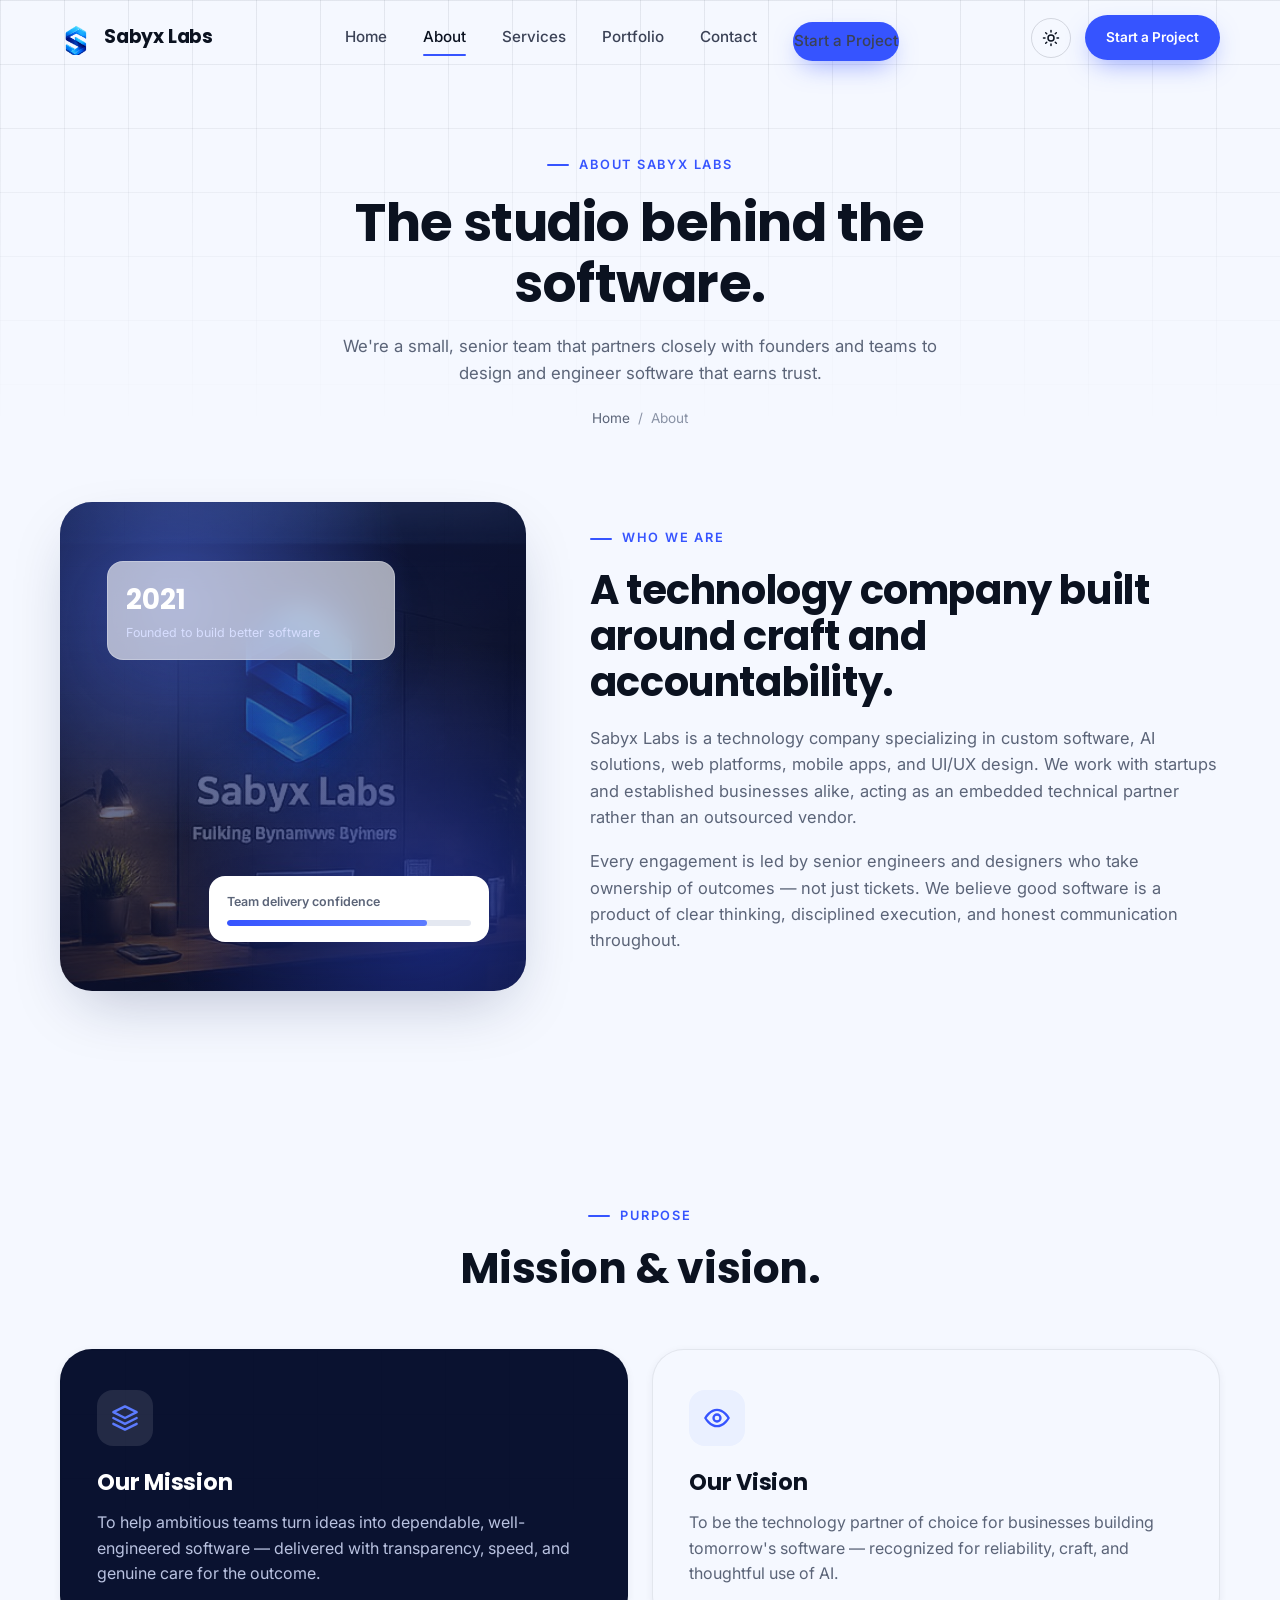
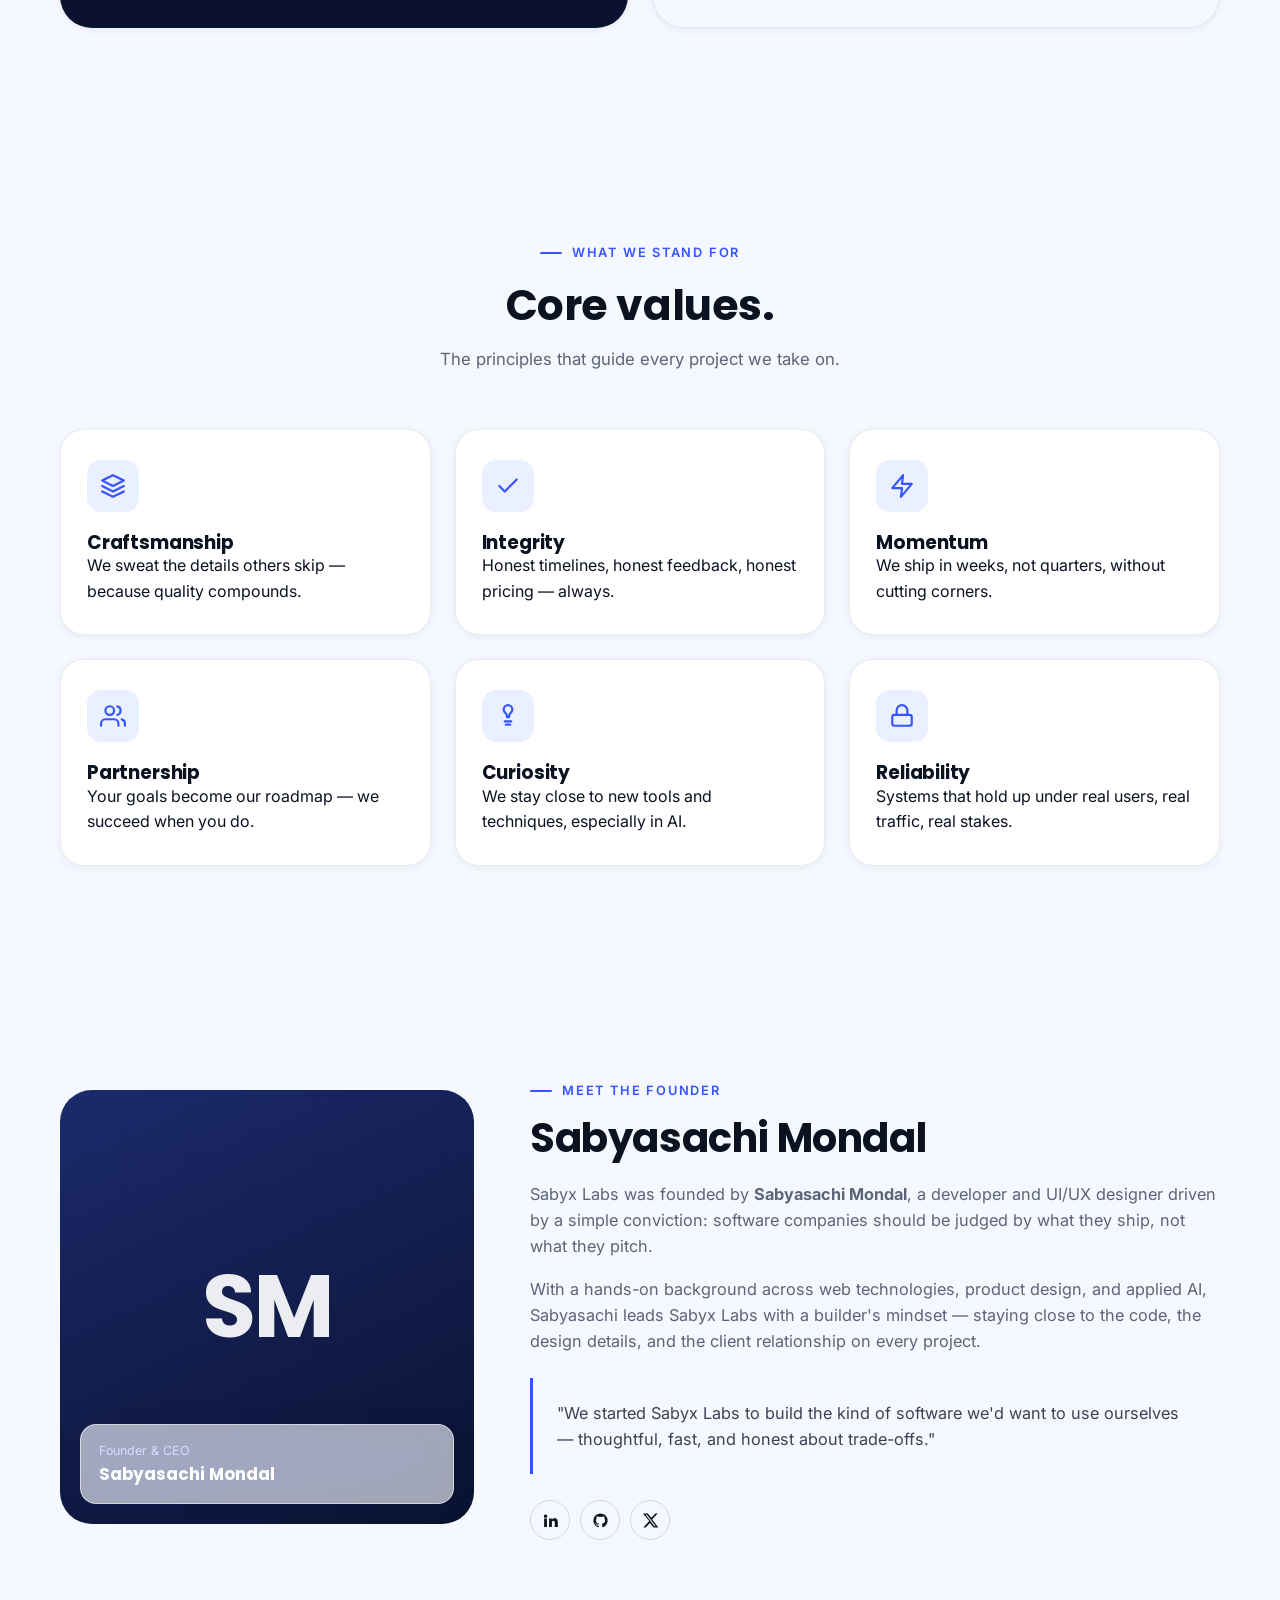
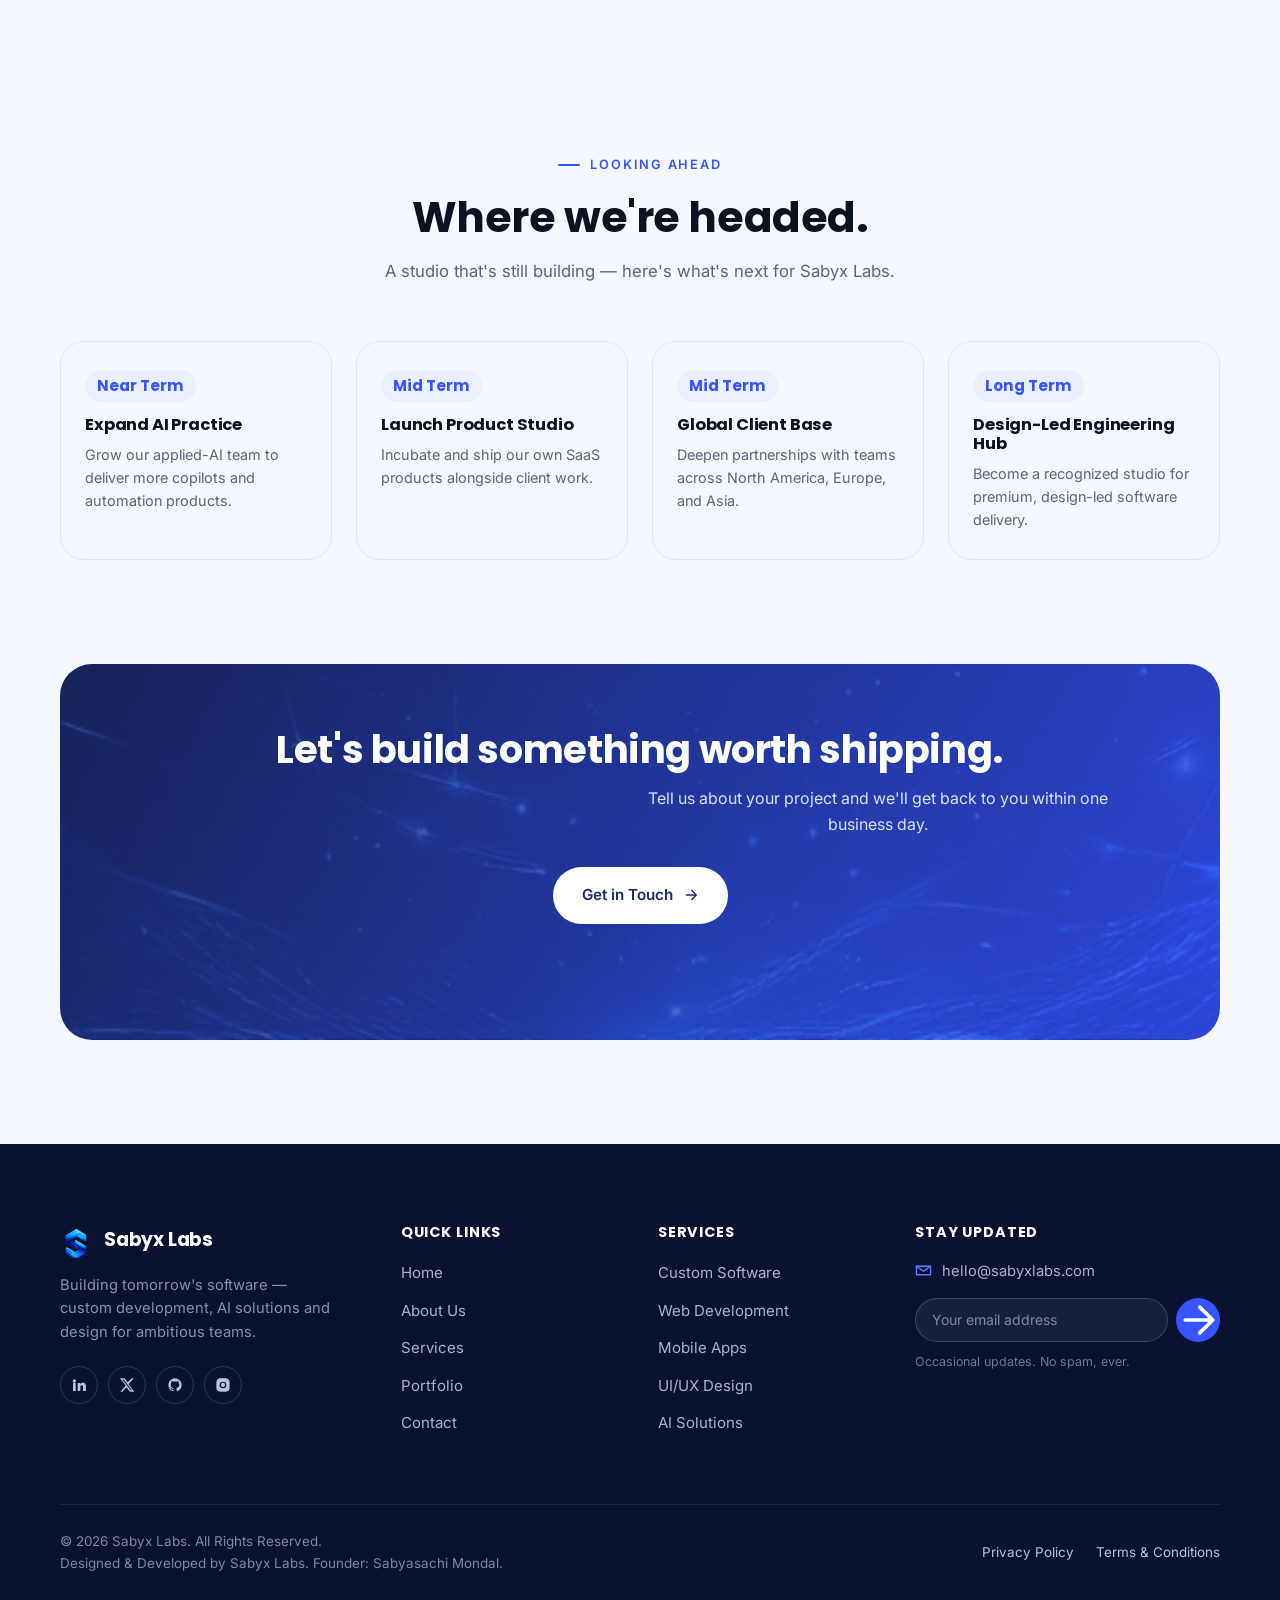
<file: about.html>
<!DOCTYPE html>
<html lang="en">
<head>
<meta charset="UTF-8">
<meta name="viewport" content="width=device-width, initial-scale=1.0">
<title>About Us — Sabyx Labs</title>
<meta name="description" content="Learn about Sabyx Labs — our mission, vision, core values, and founder Sabyasachi Mondal.">
<meta name="theme-color" content="#3654FF">
<link rel="icon" href="data:image/svg+xml,<svg xmlns=%22http://www.w3.org/2000/svg%22 viewBox=%220 0 100 100%22><rect width=%22100%22 height=%22100%22 rx=%2222%22 fill=%22%233654FF%22/><rect x=%2228%22 y=%2232%22 width=%2244%22 height=%228%22 rx=%224%22 fill=%22white%22/><rect x=%2228%22 y=%2258%22 width=%2226%22 height=%228%22 rx=%224%22 fill=%22white%22 opacity=%220.75%22/></svg>">
<link rel="preconnect" href="https://fonts.googleapis.com">
<link rel="stylesheet" href="style.css">
</head>
<body>
<a href="#main" class="skip-link">Skip to content</a>

<header class="nav" id="site-nav">
  <div class="container nav-inner">
    <a href="index.html" class="brand" aria-label="Sabyx Labs home">
      <span class="brand-mark" aria-hidden="true"></span>
      Sabyx Labs
    </a>
    <nav class="nav-links" id="nav-links" aria-label="Primary">
      <a href="index.html">Home</a>
      <a href="about.html">About</a>
      <a href="services.html">Services</a>
      <a href="portfolio.html">Portfolio</a>
      <a href="contact.html">Contact</a>
      <a class="btn btn-primary btn-sm" href="contact.html" style="margin-top:8px;">Start a Project</a>
    </nav>
    <div class="nav-actions">
      <button class="theme-toggle" aria-label="Toggle dark mode">
        <svg class="icon-sun" viewBox="0 0 24 24" fill="none" stroke="currentColor" stroke-width="2" stroke-linecap="round"><circle cx="12" cy="12" r="4"/><path d="M12 2v2M12 20v2M4.9 4.9l1.4 1.4M17.7 17.7l1.4 1.4M2 12h2M20 12h2M4.9 19.1l1.4-1.4M17.7 6.3l1.4-1.4"/></svg>
        <svg class="icon-moon" viewBox="0 0 24 24" fill="none" stroke="currentColor" stroke-width="2" stroke-linecap="round" stroke-linejoin="round"><path d="M21 12.8A9 9 0 1 1 11.2 3 7 7 0 0 0 21 12.8Z"/></svg>
      </button>
      <a href="contact.html" class="btn btn-primary btn-sm desktop-only">Start a Project</a>
      <button class="nav-toggle" id="nav-toggle" aria-label="Toggle menu" aria-expanded="false" aria-controls="nav-links">
        <span></span><span></span><span></span>
      </button>
    </div>
  </div>
</header>

<main id="main">
<!-- ===================== PAGE HEADER ===================== -->
<section class="page-header">
  <div class="blueprint-grid" aria-hidden="true"></div>
  <div class="container">
    <div class="section-head center" data-reveal>
      <div class="eyebrow">About Sabyx Labs</div>
      <h1>The studio behind the software.</h1>
      <p style="margin-inline:auto;">We're a small, senior team that partners closely with founders and teams to design and engineer software that earns trust.</p>
    </div>
    <div class="breadcrumb"><a href="index.html">Home</a> <span>/</span> <span>About</span></div>
  </div>
</section>

<!-- ===================== COMPANY INTRO ===================== -->
<section class="section-pad" style="padding-top:0;">
  <div class="container split">
    <div class="split-visual" data-reveal="scale">
      <div class="blueprint-grid" aria-hidden="true"></div>
      <div class="grain" aria-hidden="true"></div>
      <div class="floating-card fc1 glass">
        <div class="num">2021</div>
        <div class="lbl">Founded to build better software</div>
      </div>
      <div class="floating-card fc2">
        <div class="lbl">Team delivery confidence</div>
        <div class="progress"><span></span></div>
      </div>
    </div>
    <div class="split-copy" data-reveal>
      <div class="eyebrow">Who We Are</div>
      <h2>A technology company built around craft and accountability.</h2>
      <p>Sabyx Labs is a technology company specializing in custom software, AI solutions, web platforms, mobile apps, and UI/UX design. We work with startups and established businesses alike, acting as an embedded technical partner rather than an outsourced vendor.</p>
      <p>Every engagement is led by senior engineers and designers who take ownership of outcomes — not just tickets. We believe good software is a product of clear thinking, disciplined execution, and honest communication throughout.</p>
    </div>
  </div>
</section>

<!-- ===================== MISSION & VISION ===================== -->
<section class="section-pad" style="background:var(--blue-50);">
  <div class="container">
    <div class="section-head center" data-reveal>
      <div class="eyebrow" style="justify-content:center;">Purpose</div>
      <h2>Mission &amp; vision.</h2>
    </div>
    <div class="mv-grid" data-reveal-group>
      <div class="mv-card mission card" data-reveal style="--i:0">
        <div class="blueprint-grid" aria-hidden="true" style="opacity:.15;"></div>
        <div class="mv-icon"><svg viewBox="0 0 24 24" fill="none" stroke="currentColor" stroke-width="2" stroke-linecap="round" stroke-linejoin="round"><path d="M12 2 2 7l10 5 10-5-10-5z"/><path d="M2 17l10 5 10-5M2 12l10 5 10-5"/></svg></div>
        <h3>Our Mission</h3>
        <p>To help ambitious teams turn ideas into dependable, well-engineered software — delivered with transparency, speed, and genuine care for the outcome.</p>
      </div>
      <div class="mv-card vision card" data-reveal style="--i:1">
        <div class="mv-icon"><svg viewBox="0 0 24 24" fill="none" stroke="currentColor" stroke-width="2" stroke-linecap="round" stroke-linejoin="round"><circle cx="12" cy="12" r="3"/><path d="M2 12s4-7 10-7 10 7 10 7-4 7-10 7-10-7-10-7z"/></svg></div>
        <h3>Our Vision</h3>
        <p>To be the technology partner of choice for businesses building tomorrow's software — recognized for reliability, craft, and thoughtful use of AI.</p>
      </div>
    </div>
  </div>
</section>

<!-- ===================== CORE VALUES ===================== -->
<section class="section-pad">
  <div class="container">
    <div class="section-head center" data-reveal>
      <div class="eyebrow" style="justify-content:center;">What We Stand For</div>
      <h2>Core values.</h2>
      <p>The principles that guide every project we take on.</p>
    </div>
    <div class="values-grid" data-reveal-group>
      <div class="card value-card" data-reveal style="--i:0">
        <div class="service-icon"><svg viewBox="0 0 24 24" fill="none" stroke="currentColor" stroke-width="2" stroke-linecap="round" stroke-linejoin="round"><path d="M12 2 2 7l10 5 10-5-10-5z"/><path d="M2 17l10 5 10-5M2 12l10 5 10-5"/></svg></div>
        <h3>Craftsmanship</h3>
        <p>We sweat the details others skip — because quality compounds.</p>
      </div>
      <div class="card value-card" data-reveal style="--i:1">
        <div class="service-icon"><svg viewBox="0 0 24 24" fill="none" stroke="currentColor" stroke-width="2" stroke-linecap="round" stroke-linejoin="round"><path d="M20 6 9 17l-5-5"/></svg></div>
        <h3>Integrity</h3>
        <p>Honest timelines, honest feedback, honest pricing — always.</p>
      </div>
      <div class="card value-card" data-reveal style="--i:2">
        <div class="service-icon"><svg viewBox="0 0 24 24" fill="none" stroke="currentColor" stroke-width="2" stroke-linecap="round" stroke-linejoin="round"><path d="M13 2 3 14h9l-1 8 10-12h-9l1-8z"/></svg></div>
        <h3>Momentum</h3>
        <p>We ship in weeks, not quarters, without cutting corners.</p>
      </div>
      <div class="card value-card" data-reveal style="--i:3">
        <div class="service-icon"><svg viewBox="0 0 24 24" fill="none" stroke="currentColor" stroke-width="2" stroke-linecap="round" stroke-linejoin="round"><path d="M17 21v-2a4 4 0 0 0-4-4H5a4 4 0 0 0-4 4v2"/><circle cx="9" cy="7" r="4"/><path d="M23 21v-2a4 4 0 0 0-3-3.87M16 3.13a4 4 0 0 1 0 7.75"/></svg></div>
        <h3>Partnership</h3>
        <p>Your goals become our roadmap — we succeed when you do.</p>
      </div>
      <div class="card value-card" data-reveal style="--i:4">
        <div class="service-icon"><svg viewBox="0 0 24 24" fill="none" stroke="currentColor" stroke-width="2" stroke-linecap="round" stroke-linejoin="round"><path d="M12 2a4 4 0 0 1 4 4c0 1.5-.8 2.4-1.6 3.2C13.6 10 13 10.8 13 12v1h-2v-1c0-1.2-.6-2-1.4-2.8C8.8 8.4 8 7.5 8 6a4 4 0 0 1 4-4Z"/><path d="M9 17h6M10 20h4"/></svg></div>
        <h3>Curiosity</h3>
        <p>We stay close to new tools and techniques, especially in AI.</p>
      </div>
      <div class="card value-card" data-reveal style="--i:5">
        <div class="service-icon"><svg viewBox="0 0 24 24" fill="none" stroke="currentColor" stroke-width="2" stroke-linecap="round" stroke-linejoin="round"><rect x="3" y="11" width="18" height="10" rx="2"/><path d="M7 11V7a5 5 0 0 1 10 0v4"/></svg></div>
        <h3>Reliability</h3>
        <p>Systems that hold up under real users, real traffic, real stakes.</p>
      </div>
    </div>
  </div>
</section>

<!-- ===================== FOUNDER ===================== -->
<section class="section-pad" style="background:var(--blue-50);">
  <div class="container founder-section">
    <div class="founder-photo" data-reveal="scale">
      <div class="blueprint-grid" aria-hidden="true"></div>
      <div class="initials">SM</div>
      <div class="badge glass">
        <div class="role">Founder &amp; CEO</div>
        <div class="name">Sabyasachi Mondal</div>
      </div>
    </div>
    <div class="founder-copy" data-reveal>
      <div class="eyebrow">Meet the Founder</div>
      <h2>Sabyasachi Mondal</h2>
      <p>Sabyx Labs was founded by <strong>Sabyasachi Mondal</strong>, a developer and UI/UX designer driven by a simple conviction: software companies should be judged by what they ship, not what they pitch.</p>
      <p>With a hands-on background across web technologies, product design, and applied AI, Sabyasachi leads Sabyx Labs with a builder's mindset — staying close to the code, the design details, and the client relationship on every project.</p>
      <blockquote class="founder-quote">"We started Sabyx Labs to build the kind of software we'd want to use ourselves — thoughtful, fast, and honest about trade-offs."</blockquote>
      <div class="founder-social">
        <a href="#" aria-label="LinkedIn"><svg viewBox="0 0 24 24" fill="currentColor"><path d="M4.98 3.5a2.5 2.5 0 1 1 0 5 2.5 2.5 0 0 1 0-5zM3 9h4v12H3V9zm7 0h3.8v1.7h.05c.53-1 1.83-2 3.77-2 4.03 0 4.78 2.65 4.78 6.1V21H18v-5.6c0-1.34-.02-3.07-1.87-3.07-1.87 0-2.16 1.46-2.16 2.97V21H10V9z"/></svg></a>
        <a href="#" aria-label="GitHub"><svg viewBox="0 0 24 24" fill="currentColor"><path d="M12 2a10 10 0 0 0-3.16 19.5c.5.1.68-.22.68-.48v-1.7c-2.78.6-3.37-1.34-3.37-1.34-.46-1.16-1.11-1.47-1.11-1.47-.9-.62.07-.6.07-.6 1 .07 1.53 1.03 1.53 1.03.9 1.52 2.34 1.08 2.91.83.09-.65.35-1.08.63-1.33-2.22-.25-4.56-1.11-4.56-4.93 0-1.09.39-1.98 1.03-2.68-.1-.25-.45-1.27.1-2.65 0 0 .84-.27 2.75 1.02a9.5 9.5 0 0 1 5 0c1.91-1.3 2.75-1.02 2.75-1.02.55 1.38.2 2.4.1 2.65.64.7 1.03 1.59 1.03 2.68 0 3.83-2.34 4.68-4.57 4.92.36.31.68.92.68 1.85v2.74c0 .27.18.58.69.48A10 10 0 0 0 12 2z"/></svg></a>
        <a href="#" aria-label="Twitter / X"><svg viewBox="0 0 24 24" fill="currentColor"><path d="M18.9 2H22l-7.6 8.7L23 22h-6.6l-5.2-6.6L5.2 22H2l8.1-9.3L1.5 2H8.3l4.7 6L18.9 2zM17.6 20h1.8L7 3.9H5.1L17.6 20z"/></svg></a>
      </div>
    </div>
  </div>
</section>

<!-- ===================== FUTURE GOALS ===================== -->
<section class="section-pad">
  <div class="container">
    <div class="section-head center" data-reveal>
      <div class="eyebrow" style="justify-content:center;">Looking Ahead</div>
      <h2>Where we're headed.</h2>
      <p>A studio that's still building — here's what's next for Sabyx Labs.</p>
    </div>
    <div class="goals-track" data-reveal-group>
      <div class="goal-card" data-reveal style="--i:0">
        <span class="goal-year">Near Term</span>
        <h3>Expand AI Practice</h3>
        <p>Grow our applied-AI team to deliver more copilots and automation products.</p>
      </div>
      <div class="goal-card" data-reveal style="--i:1">
        <span class="goal-year">Mid Term</span>
        <h3>Launch Product Studio</h3>
        <p>Incubate and ship our own SaaS products alongside client work.</p>
      </div>
      <div class="goal-card" data-reveal style="--i:2">
        <span class="goal-year">Mid Term</span>
        <h3>Global Client Base</h3>
        <p>Deepen partnerships with teams across North America, Europe, and Asia.</p>
      </div>
      <div class="goal-card" data-reveal style="--i:3">
        <span class="goal-year">Long Term</span>
        <h3>Design-Led Engineering Hub</h3>
        <p>Become a recognized studio for premium, design-led software delivery.</p>
      </div>
    </div>
  </div>
</section>

<!-- ===================== CTA ===================== -->
<section class="section-pad" style="padding-top:0;">
  <div class="container">
    <div class="cta-banner" data-reveal="scale">
      <div class="blueprint-grid" aria-hidden="true"></div>
      <h2>Let's build something worth shipping.</h2>
      <p>Tell us about your project and we'll get back to you within one business day.</p>
      <div class="hero-cta">
        <a href="contact.html" class="btn btn-light">Get in Touch
          <svg class="arrow" viewBox="0 0 24 24" fill="none" stroke="currentColor" stroke-width="2" stroke-linecap="round" stroke-linejoin="round"><path d="M5 12h14M13 5l7 7-7 7"/></svg>
        </a>
      </div>
    </div>
  </div>
</section>
</main>

<footer class="footer" id="site-footer">
  <div class="container">
    <div class="footer-top">
      <div class="footer-brand">
        <a href="index.html" class="brand"><span class="brand-mark" aria-hidden="true"></span>Sabyx Labs</a>
        <p>Building tomorrow's software — custom development, AI solutions and design for ambitious teams.</p>
        <div class="social-row">
          <a href="#" aria-label="LinkedIn"><svg viewBox="0 0 24 24" fill="currentColor"><path d="M4.98 3.5a2.5 2.5 0 1 1 0 5 2.5 2.5 0 0 1 0-5zM3 9h4v12H3V9zm7 0h3.8v1.7h.05c.53-1 1.83-2 3.77-2 4.03 0 4.78 2.65 4.78 6.1V21H18v-5.6c0-1.34-.02-3.07-1.87-3.07-1.87 0-2.16 1.46-2.16 2.97V21H10V9z"/></svg></a>
          <a href="#" aria-label="Twitter / X"><svg viewBox="0 0 24 24" fill="currentColor"><path d="M18.9 2H22l-7.6 8.7L23 22h-6.6l-5.2-6.6L5.2 22H2l8.1-9.3L1.5 2H8.3l4.7 6L18.9 2zM17.6 20h1.8L7 3.9H5.1L17.6 20z"/></svg></a>
          <a href="#" aria-label="GitHub"><svg viewBox="0 0 24 24" fill="currentColor"><path d="M12 2a10 10 0 0 0-3.16 19.5c.5.1.68-.22.68-.48v-1.7c-2.78.6-3.37-1.34-3.37-1.34-.46-1.16-1.11-1.47-1.11-1.47-.9-.62.07-.6.07-.6 1 .07 1.53 1.03 1.53 1.03.9 1.52 2.34 1.08 2.91.83.09-.65.35-1.08.63-1.33-2.22-.25-4.56-1.11-4.56-4.93 0-1.09.39-1.98 1.03-2.68-.1-.25-.45-1.27.1-2.65 0 0 .84-.27 2.75 1.02a9.5 9.5 0 0 1 5 0c1.91-1.3 2.75-1.02 2.75-1.02.55 1.38.2 2.4.1 2.65.64.7 1.03 1.59 1.03 2.68 0 3.83-2.34 4.68-4.57 4.92.36.31.68.92.68 1.85v2.74c0 .27.18.58.69.48A10 10 0 0 0 12 2z"/></svg></a>
          <a href="#" aria-label="Instagram"><svg viewBox="0 0 24 24" fill="currentColor"><path d="M12 2c2.7 0 3.05.01 4.12.06 1.06.05 1.79.22 2.43.47.66.26 1.21.6 1.76 1.15.55.55.9 1.1 1.15 1.76.25.64.42 1.37.47 2.43.05 1.07.06 1.42.06 4.13s-.01 3.06-.06 4.13c-.05 1.06-.22 1.79-.47 2.43a4.9 4.9 0 0 1-1.15 1.76 4.9 4.9 0 0 1-1.76 1.15c-.64.25-1.37.42-2.43.47-1.07.05-1.42.06-4.12.06s-3.06-.01-4.13-.06c-1.06-.05-1.79-.22-2.43-.47a4.9 4.9 0 0 1-1.76-1.15 4.9 4.9 0 0 1-1.15-1.76c-.25-.64-.42-1.37-.47-2.43C2.01 15.06 2 14.7 2 12s.01-3.06.06-4.13c.05-1.06.22-1.79.47-2.43.26-.66.6-1.21 1.15-1.76A4.9 4.9 0 0 1 5.44 2.53c.64-.25 1.37-.42 2.43-.47C8.94 2.01 9.3 2 12 2zm0 5a5 5 0 1 0 0 10 5 5 0 0 0 0-10zm0 8.2a3.2 3.2 0 1 1 0-6.4 3.2 3.2 0 0 1 0 6.4zm5.2-8.4a1.17 1.17 0 1 1 0-2.34 1.17 1.17 0 0 1 0 2.34z"/></svg></a>
        </div>
      </div>
      <div class="footer-col">
        <h4>Quick Links</h4>
        <ul class="footer-links">
          <li><a href="index.html">Home</a></li>
          <li><a href="about.html">About Us</a></li>
          <li><a href="services.html">Services</a></li>
          <li><a href="portfolio.html">Portfolio</a></li>
          <li><a href="contact.html">Contact</a></li>
        </ul>
      </div>
      <div class="footer-col">
        <h4>Services</h4>
        <ul class="footer-links">
          <li><a href="services.html#custom-software">Custom Software</a></li>
          <li><a href="services.html#web-development">Web Development</a></li>
          <li><a href="services.html#mobile-apps">Mobile Apps</a></li>
          <li><a href="services.html#uiux-design">UI/UX Design</a></li>
          <li><a href="services.html#ai-solutions">AI Solutions</a></li>
        </ul>
      </div>
      <div class="footer-col">
        <h4>Stay Updated</h4>
        <ul class="footer-contact">
          <li><svg viewBox="0 0 24 24" fill="none" stroke="currentColor" stroke-width="2" stroke-linecap="round" stroke-linejoin="round"><path d="M22 6 12 13 2 6"/><path d="M2 6h20v12H2z"/></svg> hello@sabyxlabs.com</li>
        </ul>
        <form class="newsletter-form">
          <label class="sr-only" for="newsletter-email2" style="position:absolute;left:-9999px;">Email address</label>
          <input type="email" id="newsletter-email2" placeholder="Your email address" required>
          <button type="submit" aria-label="Subscribe">
            <svg viewBox="0 0 24 24" fill="none" stroke="currentColor" stroke-width="2" stroke-linecap="round" stroke-linejoin="round"><path d="M5 12h14M13 5l7 7-7 7"/></svg>
          </button>
        </form>
        <p class="newsletter-note">Occasional updates. No spam, ever.</p>
      </div>
    </div>
    <div class="footer-bottom">
      <div>
        <div>&copy; 2026 Sabyx Labs. All Rights Reserved.</div>
        <div>Designed &amp; Developed by Sabyx Labs. Founder: Sabyasachi Mondal.</div>
      </div>
      <div class="legal-links">
        <a href="privacy.html">Privacy Policy</a>
        <a href="terms.html">Terms &amp; Conditions</a>
      </div>
    </div>
  </div>
</footer>

<button class="back-to-top" aria-label="Back to top">
  <svg viewBox="0 0 24 24" fill="none" stroke="currentColor" stroke-width="2.5" stroke-linecap="round" stroke-linejoin="round"><path d="M12 19V5M5 12l7-7 7 7"/></svg>
</button>

<script src="script.js"></script>
</body>
</html>
</file>
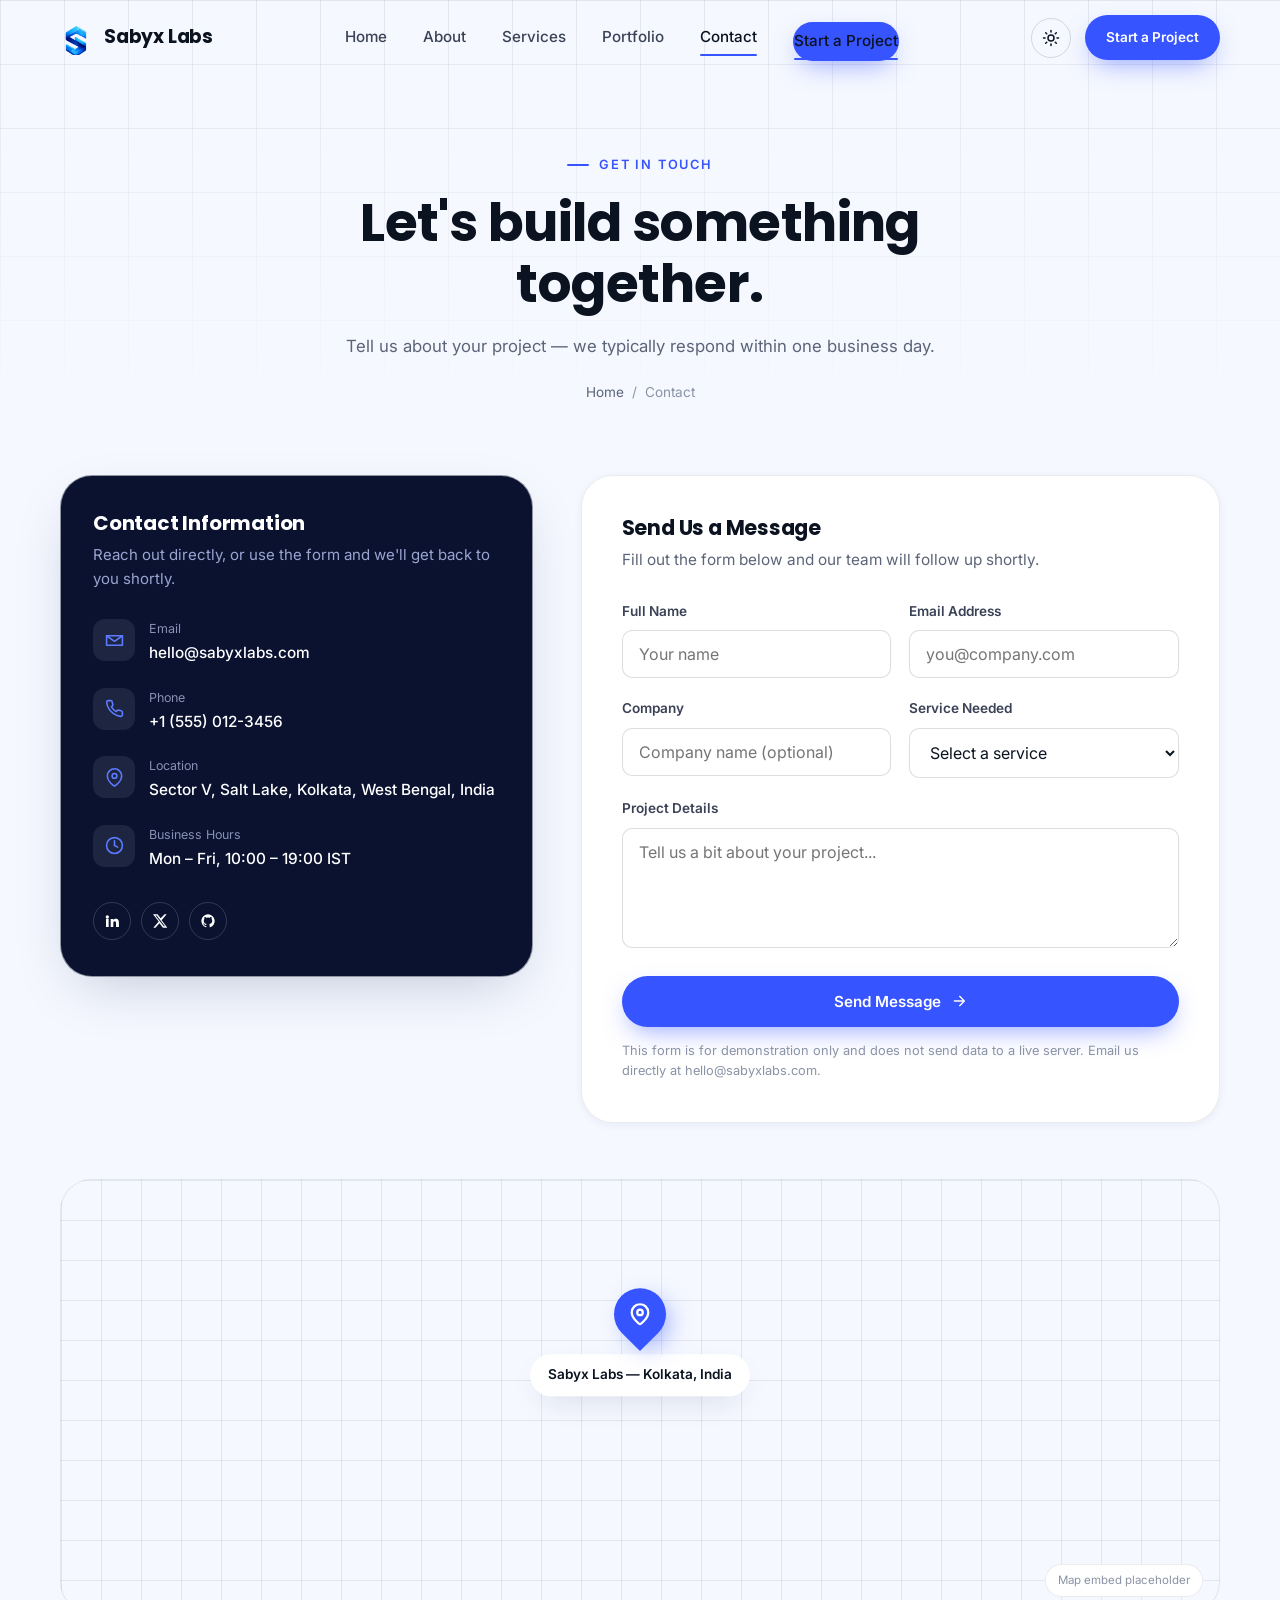
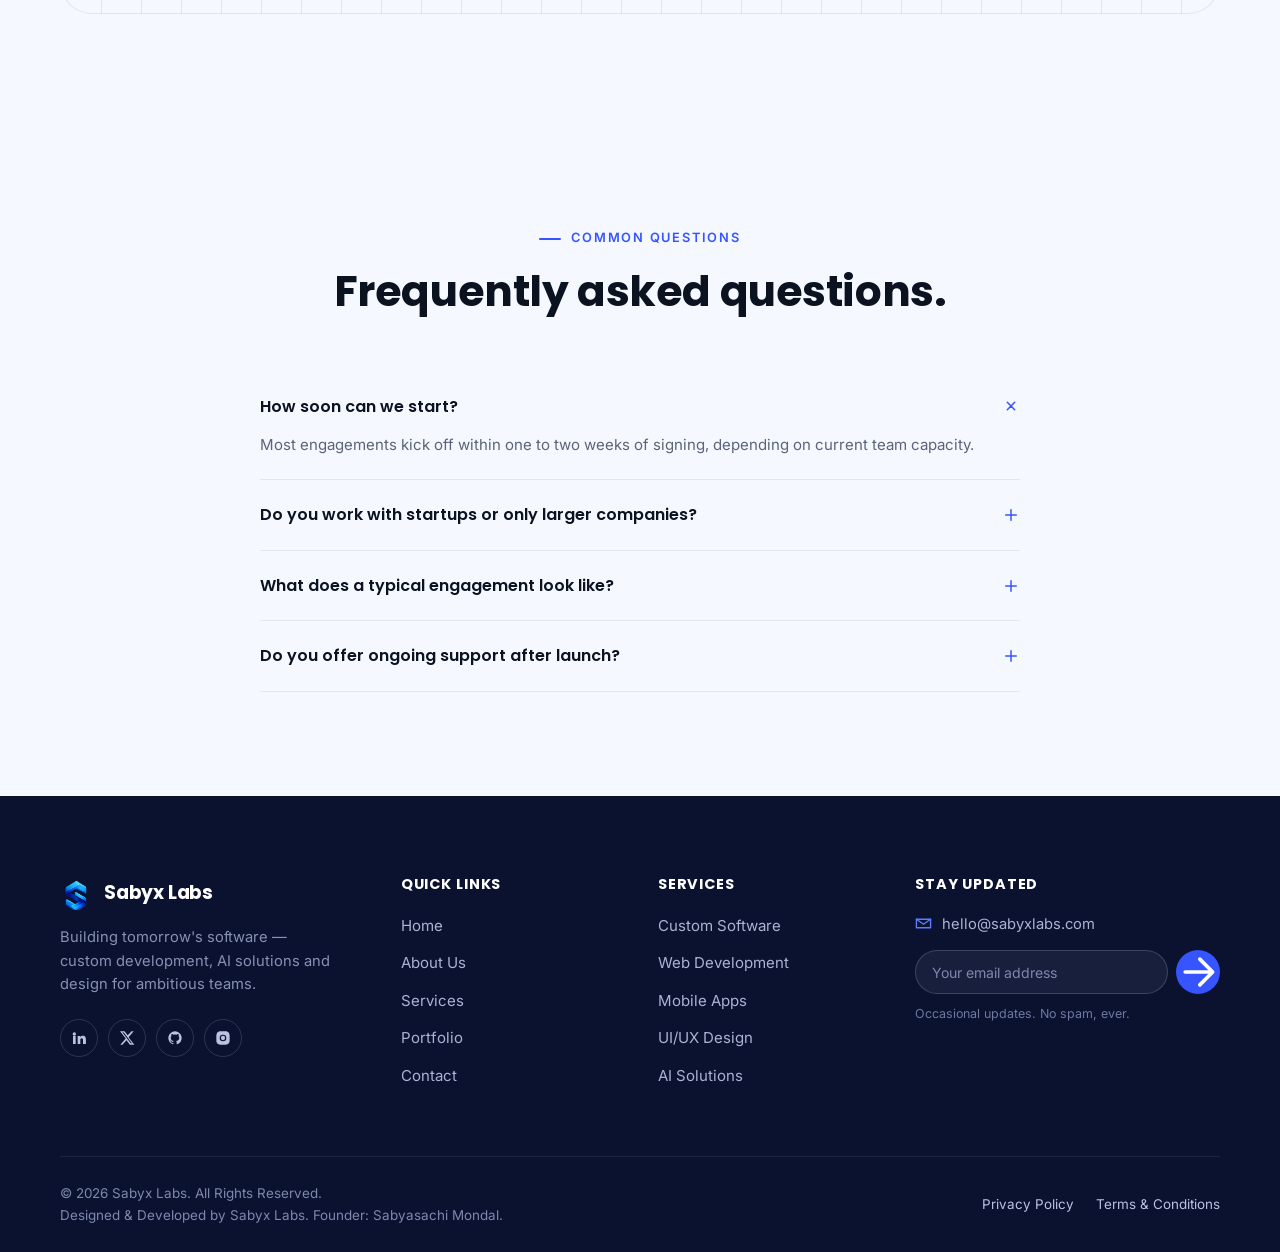
<file: contact.html>
<!DOCTYPE html>
<html lang="en">
<head>
<meta charset="UTF-8">
<meta name="viewport" content="width=device-width, initial-scale=1.0">
<title>Contact — Sabyx Labs</title>
<meta name="description" content="Get in touch with Sabyx Labs to start your next software, web, mobile, or AI project.">
<meta name="theme-color" content="#3654FF">
<link rel="icon" href="data:image/svg+xml,<svg xmlns=%22http://www.w3.org/2000/svg%22 viewBox=%220 0 100 100%22><rect width=%22100%22 height=%22100%22 rx=%2222%22 fill=%22%233654FF%22/><rect x=%2228%22 y=%2232%22 width=%2244%22 height=%228%22 rx=%224%22 fill=%22white%22/><rect x=%2228%22 y=%2258%22 width=%2226%22 height=%228%22 rx=%224%22 fill=%22white%22 opacity=%220.75%22/></svg>">
<link rel="preconnect" href="https://fonts.googleapis.com">
<link rel="stylesheet" href="style.css">
</head>
<body>
<a href="#main" class="skip-link">Skip to content</a>

<header class="nav" id="site-nav">
  <div class="container nav-inner">
    <a href="index.html" class="brand" aria-label="Sabyx Labs home">
      <span class="brand-mark" aria-hidden="true"></span>
      Sabyx Labs
    </a>
    <nav class="nav-links" id="nav-links" aria-label="Primary">
      <a href="index.html">Home</a>
      <a href="about.html">About</a>
      <a href="services.html">Services</a>
      <a href="portfolio.html">Portfolio</a>
      <a href="contact.html">Contact</a>
      <a class="btn btn-primary btn-sm" href="contact.html" style="margin-top:8px;">Start a Project</a>
    </nav>
    <div class="nav-actions">
      <button class="theme-toggle" aria-label="Toggle dark mode">
        <svg class="icon-sun" viewBox="0 0 24 24" fill="none" stroke="currentColor" stroke-width="2" stroke-linecap="round"><circle cx="12" cy="12" r="4"/><path d="M12 2v2M12 20v2M4.9 4.9l1.4 1.4M17.7 17.7l1.4 1.4M2 12h2M20 12h2M4.9 19.1l1.4-1.4M17.7 6.3l1.4-1.4"/></svg>
        <svg class="icon-moon" viewBox="0 0 24 24" fill="none" stroke="currentColor" stroke-width="2" stroke-linecap="round" stroke-linejoin="round"><path d="M21 12.8A9 9 0 1 1 11.2 3 7 7 0 0 0 21 12.8Z"/></svg>
      </button>
      <a href="contact.html" class="btn btn-primary btn-sm desktop-only">Start a Project</a>
      <button class="nav-toggle" id="nav-toggle" aria-label="Toggle menu" aria-expanded="false" aria-controls="nav-links">
        <span></span><span></span><span></span>
      </button>
    </div>
  </div>
</header>

<main id="main">
<section class="page-header">
  <div class="blueprint-grid" aria-hidden="true"></div>
  <div class="container">
    <div class="section-head center" data-reveal>
      <div class="eyebrow">Get In Touch</div>
      <h1>Let's build something together.</h1>
      <p style="margin-inline:auto;">Tell us about your project — we typically respond within one business day.</p>
    </div>
    <div class="breadcrumb"><a href="index.html">Home</a> <span>/</span> <span>Contact</span></div>
  </div>
</section>

<section class="section-pad" style="padding-top:0;">
  <div class="container contact-layout">

    <div class="contact-info-card glass" data-reveal>
      <h3>Contact Information</h3>
      <p>Reach out directly, or use the form and we'll get back to you shortly.</p>
      <ul class="contact-info-list">
        <li>
          <span class="ci-icon"><svg viewBox="0 0 24 24" fill="none" stroke="currentColor" stroke-width="2" stroke-linecap="round" stroke-linejoin="round"><path d="M22 6 12 13 2 6"/><path d="M2 6h20v12H2z"/></svg></span>
          <div><div class="ci-label">Email</div><div class="ci-value">hello@sabyxlabs.com</div></div>
        </li>
        <li>
          <span class="ci-icon"><svg viewBox="0 0 24 24" fill="none" stroke="currentColor" stroke-width="2" stroke-linecap="round" stroke-linejoin="round"><path d="M22 16.92v3a2 2 0 0 1-2.18 2 19.79 19.79 0 0 1-8.63-3.07 19.5 19.5 0 0 1-6-6 19.79 19.79 0 0 1-3.07-8.67A2 2 0 0 1 4.11 2h3a2 2 0 0 1 2 1.72c.13.96.36 1.9.7 2.8a2 2 0 0 1-.45 2.11L8.09 9.91a16 16 0 0 0 6 6l1.27-1.27a2 2 0 0 1 2.11-.45c.9.34 1.84.57 2.8.7A2 2 0 0 1 22 16.92z"/></svg></span>
          <div><div class="ci-label">Phone</div><div class="ci-value">+1 (555) 012-3456</div></div>
        </li>
        <li>
          <span class="ci-icon"><svg viewBox="0 0 24 24" fill="none" stroke="currentColor" stroke-width="2" stroke-linecap="round" stroke-linejoin="round"><path d="M21 10c0 7-9 13-9 13s-9-6-9-13a9 9 0 0 1 18 0z"/><circle cx="12" cy="10" r="3"/></svg></span>
          <div><div class="ci-label">Location</div><div class="ci-value">Sector V, Salt Lake, Kolkata, West Bengal, India</div></div>
        </li>
        <li>
          <span class="ci-icon"><svg viewBox="0 0 24 24" fill="none" stroke="currentColor" stroke-width="2" stroke-linecap="round" stroke-linejoin="round"><circle cx="12" cy="12" r="10"/><path d="M12 6v6l4 2"/></svg></span>
          <div><div class="ci-label">Business Hours</div><div class="ci-value">Mon – Fri, 10:00 – 19:00 IST</div></div>
        </li>
      </ul>
      <div class="social-row">
        <a href="#" aria-label="LinkedIn"><svg viewBox="0 0 24 24" fill="currentColor"><path d="M4.98 3.5a2.5 2.5 0 1 1 0 5 2.5 2.5 0 0 1 0-5zM3 9h4v12H3V9zm7 0h3.8v1.7h.05c.53-1 1.83-2 3.77-2 4.03 0 4.78 2.65 4.78 6.1V21H18v-5.6c0-1.34-.02-3.07-1.87-3.07-1.87 0-2.16 1.46-2.16 2.97V21H10V9z"/></svg></a>
        <a href="#" aria-label="Twitter / X"><svg viewBox="0 0 24 24" fill="currentColor"><path d="M18.9 2H22l-7.6 8.7L23 22h-6.6l-5.2-6.6L5.2 22H2l8.1-9.3L1.5 2H8.3l4.7 6L18.9 2zM17.6 20h1.8L7 3.9H5.1L17.6 20z"/></svg></a>
        <a href="#" aria-label="GitHub"><svg viewBox="0 0 24 24" fill="currentColor"><path d="M12 2a10 10 0 0 0-3.16 19.5c.5.1.68-.22.68-.48v-1.7c-2.78.6-3.37-1.34-3.37-1.34-.46-1.16-1.11-1.47-1.11-1.47-.9-.62.07-.6.07-.6 1 .07 1.53 1.03 1.53 1.03.9 1.52 2.34 1.08 2.91.83.09-.65.35-1.08.63-1.33-2.22-.25-4.56-1.11-4.56-4.93 0-1.09.39-1.98 1.03-2.68-.1-.25-.45-1.27.1-2.65 0 0 .84-.27 2.75 1.02a9.5 9.5 0 0 1 5 0c1.91-1.3 2.75-1.02 2.75-1.02.55 1.38.2 2.4.1 2.65.64.7 1.03 1.59 1.03 2.68 0 3.83-2.34 4.68-4.57 4.92.36.31.68.92.68 1.85v2.74c0 .27.18.58.69.48A10 10 0 0 0 12 2z"/></svg></a>
      </div>
    </div>

    <div class="contact-form-card card" data-reveal style="--i:1">
      <h3>Send Us a Message</h3>
      <p>Fill out the form below and our team will follow up shortly.</p>

      <div class="form-success">
        <svg viewBox="0 0 24 24" fill="none" stroke="currentColor" stroke-width="2" stroke-linecap="round" stroke-linejoin="round"><path d="M22 11.08V12a10 10 0 1 1-5.93-9.14"/><path d="M22 4 12 14.01l-3-3"/></svg>
        Thanks — your message has been sent. We'll be in touch soon.
      </div>

      <form id="contact-form" novalidate>
        <div class="form-row">
          <div class="field">
            <label for="cf-name">Full Name</label>
            <input type="text" id="cf-name" name="name" data-required placeholder="Your name">
            <div class="error-msg">Please enter your name.</div>
          </div>
          <div class="field">
            <label for="cf-email">Email Address</label>
            <input type="email" id="cf-email" name="email" data-required placeholder="you@company.com">
            <div class="error-msg">Please enter a valid email address.</div>
          </div>
        </div>
        <div class="form-row">
          <div class="field">
            <label for="cf-company">Company</label>
            <input type="text" id="cf-company" name="company" placeholder="Company name (optional)">
          </div>
          <div class="field">
            <label for="cf-service">Service Needed</label>
            <select id="cf-service" name="service">
              <option value="">Select a service</option>
              <option>Custom Software Development</option>
              <option>Website Development</option>
              <option>Mobile App Development</option>
              <option>UI/UX Design</option>
              <option>AI Solutions</option>
              <option>Technical Consulting</option>
            </select>
          </div>
        </div>
        <div class="field">
          <label for="cf-message">Project Details</label>
          <textarea id="cf-message" name="message" data-required placeholder="Tell us a bit about your project..."></textarea>
          <div class="error-msg">Please share a few details about your project.</div>
        </div>
        <button type="submit" class="btn btn-primary" style="width:100%;">
          Send Message
          <svg class="arrow" viewBox="0 0 24 24" fill="none" stroke="currentColor" stroke-width="2" stroke-linecap="round" stroke-linejoin="round"><path d="M5 12h14M13 5l7 7-7 7"/></svg>
        </button>
        <p class="form-note">This form is for demonstration only and does not send data to a live server. Email us directly at hello@sabyxlabs.com.</p>
      </form>
    </div>
  </div>

  <!-- ===================== MAP PLACEHOLDER ===================== -->
  <div class="container">
    <div class="map-placeholder" data-reveal="scale">
      <div class="map-pin">
        <div class="pin-dot"><svg viewBox="0 0 24 24" fill="none" stroke="currentColor" stroke-width="2.5" stroke-linecap="round" stroke-linejoin="round"><path d="M21 10c0 7-9 13-9 13s-9-6-9-13a9 9 0 0 1 18 0z"/><circle cx="12" cy="10" r="3"/></svg></div>
        <div class="pin-label">Sabyx Labs — Kolkata, India</div>
      </div>
      <div class="map-note">Map embed placeholder</div>
    </div>
  </div>
</section>

<!-- ===================== FAQ ===================== -->
<section class="section-pad" style="background:var(--blue-50);">
  <div class="container">
    <div class="section-head center" data-reveal>
      <div class="eyebrow" style="justify-content:center;">Common Questions</div>
      <h2>Frequently asked questions.</h2>
    </div>
    <div class="faq-list" data-reveal>
      <div class="faq-item open">
        <div class="faq-q">How soon can we start?<svg viewBox="0 0 24 24" fill="none" stroke="currentColor" stroke-width="2" stroke-linecap="round" stroke-linejoin="round"><path d="M12 5v14M5 12h14"/></svg></div>
        <div class="faq-a" style="max-height:200px;"><p>Most engagements kick off within one to two weeks of signing, depending on current team capacity.</p></div>
      </div>
      <div class="faq-item">
        <div class="faq-q">Do you work with startups or only larger companies?<svg viewBox="0 0 24 24" fill="none" stroke="currentColor" stroke-width="2" stroke-linecap="round" stroke-linejoin="round"><path d="M12 5v14M5 12h14"/></svg></div>
        <div class="faq-a"><p>Both. We work with early-stage founders building an MVP as well as established teams scaling existing products.</p></div>
      </div>
      <div class="faq-item">
        <div class="faq-q">What does a typical engagement look like?<svg viewBox="0 0 24 24" fill="none" stroke="currentColor" stroke-width="2" stroke-linecap="round" stroke-linejoin="round"><path d="M12 5v14M5 12h14"/></svg></div>
        <div class="faq-a"><p>We start with a discovery call, followed by a scoped proposal, then move through design, build, testing and launch in visible sprints.</p></div>
      </div>
      <div class="faq-item">
        <div class="faq-q">Do you offer ongoing support after launch?<svg viewBox="0 0 24 24" fill="none" stroke="currentColor" stroke-width="2" stroke-linecap="round" stroke-linejoin="round"><path d="M12 5v14M5 12h14"/></svg></div>
        <div class="faq-a"><p>Yes — we offer flexible post-launch support and iteration plans tailored to your product's needs.</p></div>
      </div>
    </div>
  </div>
</section>
</main>

<footer class="footer" id="site-footer">
  <div class="container">
    <div class="footer-top">
      <div class="footer-brand">
        <a href="index.html" class="brand"><span class="brand-mark" aria-hidden="true"></span>Sabyx Labs</a>
        <p>Building tomorrow's software — custom development, AI solutions and design for ambitious teams.</p>
        <div class="social-row">
          <a href="#" aria-label="LinkedIn"><svg viewBox="0 0 24 24" fill="currentColor"><path d="M4.98 3.5a2.5 2.5 0 1 1 0 5 2.5 2.5 0 0 1 0-5zM3 9h4v12H3V9zm7 0h3.8v1.7h.05c.53-1 1.83-2 3.77-2 4.03 0 4.78 2.65 4.78 6.1V21H18v-5.6c0-1.34-.02-3.07-1.87-3.07-1.87 0-2.16 1.46-2.16 2.97V21H10V9z"/></svg></a>
          <a href="#" aria-label="Twitter / X"><svg viewBox="0 0 24 24" fill="currentColor"><path d="M18.9 2H22l-7.6 8.7L23 22h-6.6l-5.2-6.6L5.2 22H2l8.1-9.3L1.5 2H8.3l4.7 6L18.9 2zM17.6 20h1.8L7 3.9H5.1L17.6 20z"/></svg></a>
          <a href="#" aria-label="GitHub"><svg viewBox="0 0 24 24" fill="currentColor"><path d="M12 2a10 10 0 0 0-3.16 19.5c.5.1.68-.22.68-.48v-1.7c-2.78.6-3.37-1.34-3.37-1.34-.46-1.16-1.11-1.47-1.11-1.47-.9-.62.07-.6.07-.6 1 .07 1.53 1.03 1.53 1.03.9 1.52 2.34 1.08 2.91.83.09-.65.35-1.08.63-1.33-2.22-.25-4.56-1.11-4.56-4.93 0-1.09.39-1.98 1.03-2.68-.1-.25-.45-1.27.1-2.65 0 0 .84-.27 2.75 1.02a9.5 9.5 0 0 1 5 0c1.91-1.3 2.75-1.02 2.75-1.02.55 1.38.2 2.4.1 2.65.64.7 1.03 1.59 1.03 2.68 0 3.83-2.34 4.68-4.57 4.92.36.31.68.92.68 1.85v2.74c0 .27.18.58.69.48A10 10 0 0 0 12 2z"/></svg></a>
          <a href="#" aria-label="Instagram"><svg viewBox="0 0 24 24" fill="currentColor"><path d="M12 2c2.7 0 3.05.01 4.12.06 1.06.05 1.79.22 2.43.47.66.26 1.21.6 1.76 1.15.55.55.9 1.1 1.15 1.76.25.64.42 1.37.47 2.43.05 1.07.06 1.42.06 4.13s-.01 3.06-.06 4.13c-.05 1.06-.22 1.79-.47 2.43a4.9 4.9 0 0 1-1.15 1.76 4.9 4.9 0 0 1-1.76 1.15c-.64.25-1.37.42-2.43.47-1.07.05-1.42.06-4.12.06s-3.06-.01-4.13-.06c-1.06-.05-1.79-.22-2.43-.47a4.9 4.9 0 0 1-1.76-1.15 4.9 4.9 0 0 1-1.15-1.76c-.25-.64-.42-1.37-.47-2.43C2.01 15.06 2 14.7 2 12s.01-3.06.06-4.13c.05-1.06.22-1.79.47-2.43.26-.66.6-1.21 1.15-1.76A4.9 4.9 0 0 1 5.44 2.53c.64-.25 1.37-.42 2.43-.47C8.94 2.01 9.3 2 12 2zm0 5a5 5 0 1 0 0 10 5 5 0 0 0 0-10zm0 8.2a3.2 3.2 0 1 1 0-6.4 3.2 3.2 0 0 1 0 6.4zm5.2-8.4a1.17 1.17 0 1 1 0-2.34 1.17 1.17 0 0 1 0 2.34z"/></svg></a>
        </div>
      </div>
      <div class="footer-col">
        <h4>Quick Links</h4>
        <ul class="footer-links">
          <li><a href="index.html">Home</a></li>
          <li><a href="about.html">About Us</a></li>
          <li><a href="services.html">Services</a></li>
          <li><a href="portfolio.html">Portfolio</a></li>
          <li><a href="contact.html">Contact</a></li>
        </ul>
      </div>
      <div class="footer-col">
        <h4>Services</h4>
        <ul class="footer-links">
          <li><a href="services.html#custom-software">Custom Software</a></li>
          <li><a href="services.html#web-development">Web Development</a></li>
          <li><a href="services.html#mobile-apps">Mobile Apps</a></li>
          <li><a href="services.html#uiux-design">UI/UX Design</a></li>
          <li><a href="services.html#ai-solutions">AI Solutions</a></li>
        </ul>
      </div>
      <div class="footer-col">
        <h4>Stay Updated</h4>
        <ul class="footer-contact">
          <li><svg viewBox="0 0 24 24" fill="none" stroke="currentColor" stroke-width="2" stroke-linecap="round" stroke-linejoin="round"><path d="M22 6 12 13 2 6"/><path d="M2 6h20v12H2z"/></svg> hello@sabyxlabs.com</li>
        </ul>
        <form class="newsletter-form">
          <label class="sr-only" for="newsletter-email5" style="position:absolute;left:-9999px;">Email address</label>
          <input type="email" id="newsletter-email5" placeholder="Your email address" required>
          <button type="submit" aria-label="Subscribe">
            <svg viewBox="0 0 24 24" fill="none" stroke="currentColor" stroke-width="2" stroke-linecap="round" stroke-linejoin="round"><path d="M5 12h14M13 5l7 7-7 7"/></svg>
          </button>
        </form>
        <p class="newsletter-note">Occasional updates. No spam, ever.</p>
      </div>
    </div>
    <div class="footer-bottom">
      <div>
        <div>&copy; 2026 Sabyx Labs. All Rights Reserved.</div>
        <div>Designed &amp; Developed by Sabyx Labs. Founder: Sabyasachi Mondal.</div>
      </div>
      <div class="legal-links">
        <a href="privacy.html">Privacy Policy</a>
        <a href="terms.html">Terms &amp; Conditions</a>
      </div>
    </div>
  </div>
</footer>

<button class="back-to-top" aria-label="Back to top">
  <svg viewBox="0 0 24 24" fill="none" stroke="currentColor" stroke-width="2.5" stroke-linecap="round" stroke-linejoin="round"><path d="M12 19V5M5 12l7-7 7 7"/></svg>
</button>

<script src="script.js"></script>
</body>
</html>
</file>
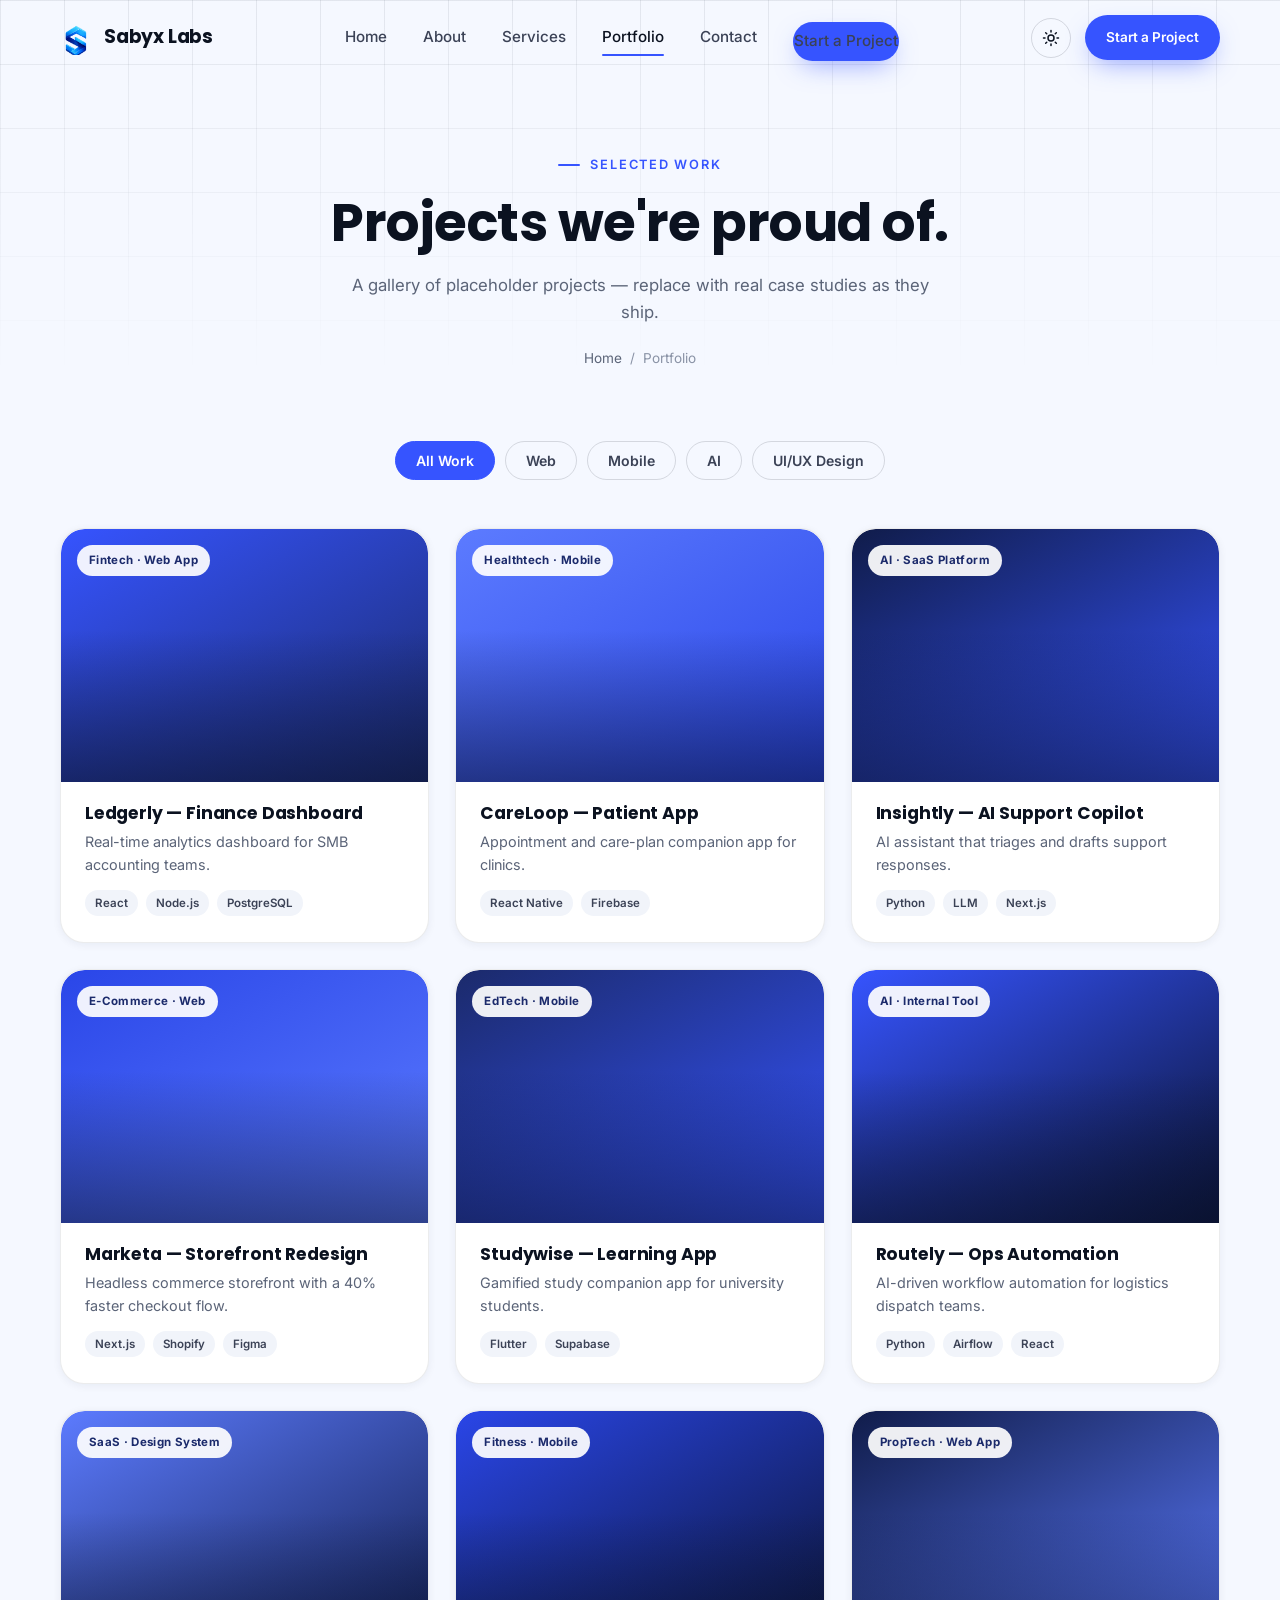
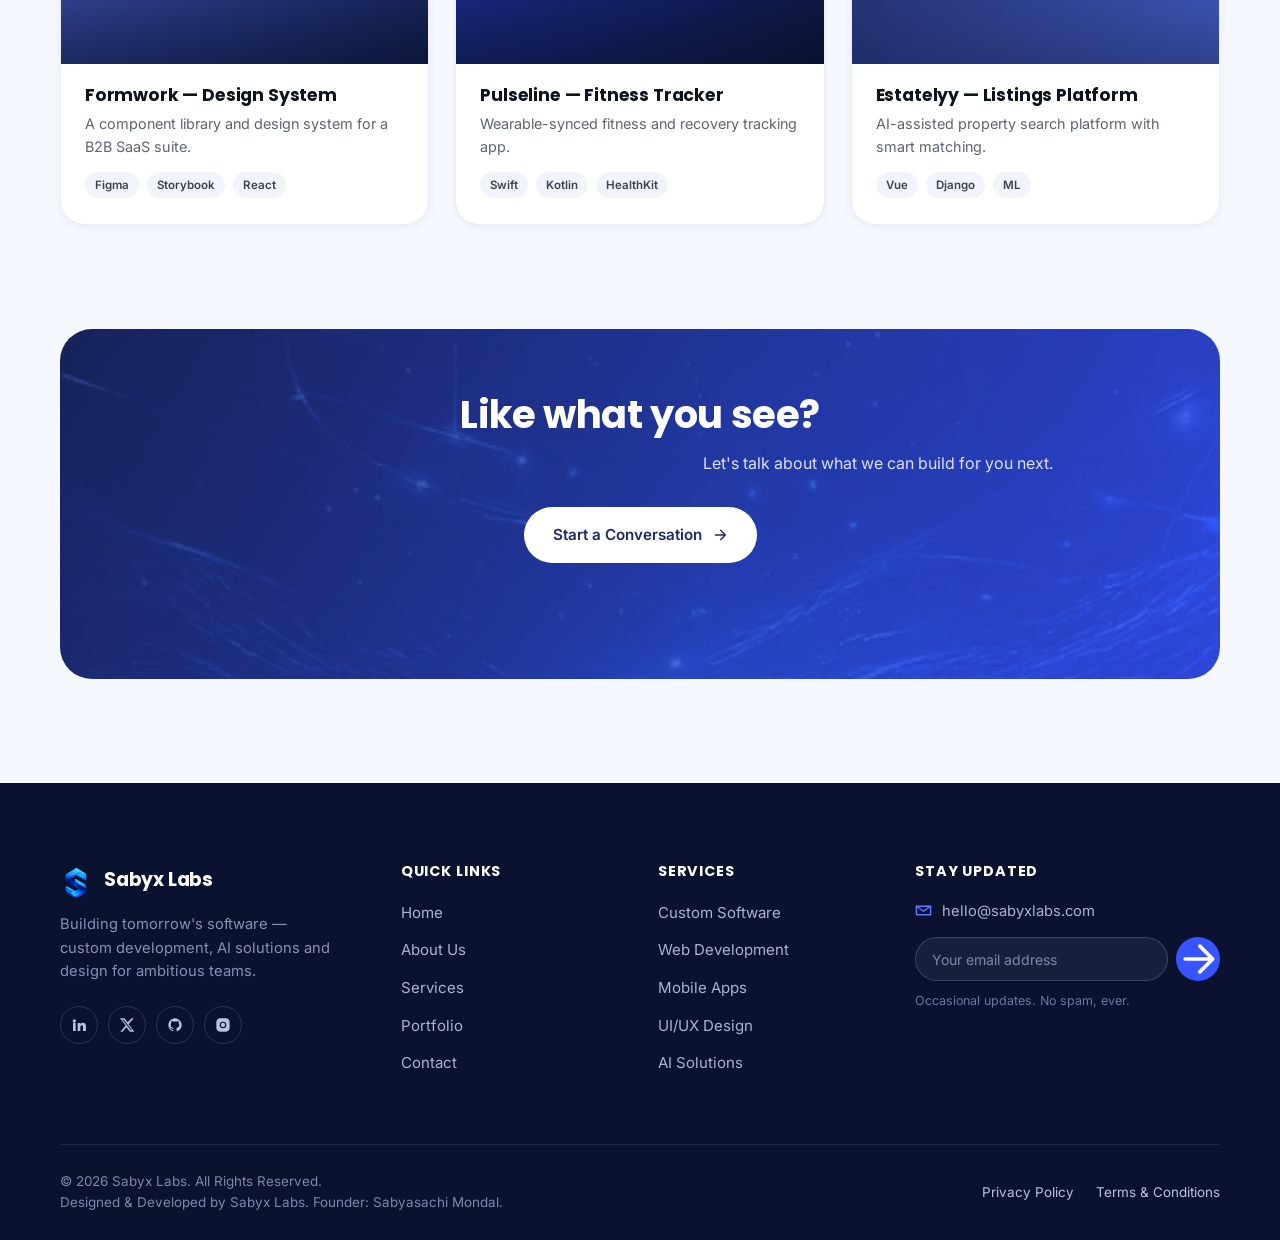
<file: portfolio.html>
<!DOCTYPE html>
<html lang="en">
<head>
<meta charset="UTF-8">
<meta name="viewport" content="width=device-width, initial-scale=1.0">
<title>Portfolio — Sabyx Labs</title>
<meta name="description" content="Explore selected projects by Sabyx Labs across web, mobile, AI, and design.">
<meta name="theme-color" content="#3654FF">
<link rel="icon" href="data:image/svg+xml,<svg xmlns=%22http://www.w3.org/2000/svg%22 viewBox=%220 0 100 100%22><rect width=%22100%22 height=%22100%22 rx=%2222%22 fill=%22%233654FF%22/><rect x=%2228%22 y=%2232%22 width=%2244%22 height=%228%22 rx=%224%22 fill=%22white%22/><rect x=%2228%22 y=%2258%22 width=%2226%22 height=%228%22 rx=%224%22 fill=%22white%22 opacity=%220.75%22/></svg>">
<link rel="preconnect" href="https://fonts.googleapis.com">
<link rel="stylesheet" href="style.css">
</head>
<body>
<a href="#main" class="skip-link">Skip to content</a>

<header class="nav" id="site-nav">
  <div class="container nav-inner">
    <a href="index.html" class="brand" aria-label="Sabyx Labs home">
      <span class="brand-mark" aria-hidden="true"></span>
      Sabyx Labs
    </a>
    <nav class="nav-links" id="nav-links" aria-label="Primary">
      <a href="index.html">Home</a>
      <a href="about.html">About</a>
      <a href="services.html">Services</a>
      <a href="portfolio.html">Portfolio</a>
      <a href="contact.html">Contact</a>
      <a class="btn btn-primary btn-sm" href="contact.html" style="margin-top:8px;">Start a Project</a>
    </nav>
    <div class="nav-actions">
      <button class="theme-toggle" aria-label="Toggle dark mode">
        <svg class="icon-sun" viewBox="0 0 24 24" fill="none" stroke="currentColor" stroke-width="2" stroke-linecap="round"><circle cx="12" cy="12" r="4"/><path d="M12 2v2M12 20v2M4.9 4.9l1.4 1.4M17.7 17.7l1.4 1.4M2 12h2M20 12h2M4.9 19.1l1.4-1.4M17.7 6.3l1.4-1.4"/></svg>
        <svg class="icon-moon" viewBox="0 0 24 24" fill="none" stroke="currentColor" stroke-width="2" stroke-linecap="round" stroke-linejoin="round"><path d="M21 12.8A9 9 0 1 1 11.2 3 7 7 0 0 0 21 12.8Z"/></svg>
      </button>
      <a href="contact.html" class="btn btn-primary btn-sm desktop-only">Start a Project</a>
      <button class="nav-toggle" id="nav-toggle" aria-label="Toggle menu" aria-expanded="false" aria-controls="nav-links">
        <span></span><span></span><span></span>
      </button>
    </div>
  </div>
</header>

<main id="main">
<section class="page-header">
  <div class="blueprint-grid" aria-hidden="true"></div>
  <div class="container">
    <div class="section-head center" data-reveal>
      <div class="eyebrow">Selected Work</div>
      <h1>Projects we're proud of.</h1>
      <p style="margin-inline:auto;">A gallery of placeholder projects — replace with real case studies as they ship.</p>
    </div>
    <div class="breadcrumb"><a href="index.html">Home</a> <span>/</span> <span>Portfolio</span></div>
  </div>
</section>

<section class="section-pad" style="padding-top:0;">
  <div class="container">
    <div class="filter-row" data-reveal>
      <button class="filter-btn active" data-filter="all">All Work</button>
      <button class="filter-btn" data-filter="web">Web</button>
      <button class="filter-btn" data-filter="mobile">Mobile</button>
      <button class="filter-btn" data-filter="ai">AI</button>
      <button class="filter-btn" data-filter="design">UI/UX Design</button>
    </div>

    <div class="portfolio-grid" data-reveal-group>

      <div class="card project-card" data-category="web" data-reveal style="--i:0">
        <div class="project-thumb">
          <div class="thumb-bg" style="background:linear-gradient(150deg,#3654FF,#1B2A6B);"></div>
          <div class="overlay"></div>
          <span class="cat-chip">Fintech · Web App</span>
        </div>
        <div class="project-body">
          <h3>Ledgerly — Finance Dashboard</h3>
          <p>Real-time analytics dashboard for SMB accounting teams.</p>
          <div class="project-meta"><span>React</span><span>Node.js</span><span>PostgreSQL</span></div>
        </div>
      </div>

      <div class="card project-card" data-category="mobile" data-reveal style="--i:1">
        <div class="project-thumb">
          <div class="thumb-bg" style="background:linear-gradient(150deg,#5C7BFF,#2A46E8);"></div>
          <div class="overlay"></div>
          <span class="cat-chip">Healthtech · Mobile</span>
        </div>
        <div class="project-body">
          <h3>CareLoop — Patient App</h3>
          <p>Appointment and care-plan companion app for clinics.</p>
          <div class="project-meta"><span>React Native</span><span>Firebase</span></div>
        </div>
      </div>

      <div class="card project-card" data-category="ai" data-reveal style="--i:2">
        <div class="project-thumb">
          <div class="thumb-bg" style="background:linear-gradient(150deg,#101C4A,#3654FF);"></div>
          <div class="overlay"></div>
          <span class="cat-chip">AI · SaaS Platform</span>
        </div>
        <div class="project-body">
          <h3>Insightly — AI Support Copilot</h3>
          <p>AI assistant that triages and drafts support responses.</p>
          <div class="project-meta"><span>Python</span><span>LLM</span><span>Next.js</span></div>
        </div>
      </div>

      <div class="card project-card" data-category="web design" data-reveal style="--i:3">
        <div class="project-thumb">
          <div class="thumb-bg" style="background:linear-gradient(150deg,#2A46E8,#5C7BFF);"></div>
          <div class="overlay"></div>
          <span class="cat-chip">E‑Commerce · Web</span>
        </div>
        <div class="project-body">
          <h3>Marketa — Storefront Redesign</h3>
          <p>Headless commerce storefront with a 40% faster checkout flow.</p>
          <div class="project-meta"><span>Next.js</span><span>Shopify</span><span>Figma</span></div>
        </div>
      </div>

      <div class="card project-card" data-category="mobile design" data-reveal style="--i:4">
        <div class="project-thumb">
          <div class="thumb-bg" style="background:linear-gradient(150deg,#1B2A6B,#3654FF);"></div>
          <div class="overlay"></div>
          <span class="cat-chip">EdTech · Mobile</span>
        </div>
        <div class="project-body">
          <h3>Studywise — Learning App</h3>
          <p>Gamified study companion app for university students.</p>
          <div class="project-meta"><span>Flutter</span><span>Supabase</span></div>
        </div>
      </div>

      <div class="card project-card" data-category="ai web" data-reveal style="--i:5">
        <div class="project-thumb">
          <div class="thumb-bg" style="background:linear-gradient(150deg,#3654FF,#0A1230);"></div>
          <div class="overlay"></div>
          <span class="cat-chip">AI · Internal Tool</span>
        </div>
        <div class="project-body">
          <h3>Routely — Ops Automation</h3>
          <p>AI-driven workflow automation for logistics dispatch teams.</p>
          <div class="project-meta"><span>Python</span><span>Airflow</span><span>React</span></div>
        </div>
      </div>

      <div class="card project-card" data-category="design web" data-reveal style="--i:6">
        <div class="project-thumb">
          <div class="thumb-bg" style="background:linear-gradient(150deg,#5C7BFF,#101C4A);"></div>
          <div class="overlay"></div>
          <span class="cat-chip">SaaS · Design System</span>
        </div>
        <div class="project-body">
          <h3>Formwork — Design System</h3>
          <p>A component library and design system for a B2B SaaS suite.</p>
          <div class="project-meta"><span>Figma</span><span>Storybook</span><span>React</span></div>
        </div>
      </div>

      <div class="card project-card" data-category="mobile" data-reveal style="--i:7">
        <div class="project-thumb">
          <div class="thumb-bg" style="background:linear-gradient(150deg,#2A46E8,#0A1230);"></div>
          <div class="overlay"></div>
          <span class="cat-chip">Fitness · Mobile</span>
        </div>
        <div class="project-body">
          <h3>Pulseline — Fitness Tracker</h3>
          <p>Wearable-synced fitness and recovery tracking app.</p>
          <div class="project-meta"><span>Swift</span><span>Kotlin</span><span>HealthKit</span></div>
        </div>
      </div>

      <div class="card project-card" data-category="web ai" data-reveal style="--i:8">
        <div class="project-thumb">
          <div class="thumb-bg" style="background:linear-gradient(150deg,#101C4A,#5C7BFF);"></div>
          <div class="overlay"></div>
          <span class="cat-chip">PropTech · Web App</span>
        </div>
        <div class="project-body">
          <h3>Estatelyy — Listings Platform</h3>
          <p>AI-assisted property search platform with smart matching.</p>
          <div class="project-meta"><span>Vue</span><span>Django</span><span>ML</span></div>
        </div>
      </div>

    </div>
  </div>
</section>

<section class="section-pad" style="padding-top:0;">
  <div class="container">
    <div class="cta-banner" data-reveal="scale">
      <div class="blueprint-grid" aria-hidden="true"></div>
      <h2>Like what you see?</h2>
      <p>Let's talk about what we can build for you next.</p>
      <div class="hero-cta">
        <a href="contact.html" class="btn btn-light">Start a Conversation
          <svg class="arrow" viewBox="0 0 24 24" fill="none" stroke="currentColor" stroke-width="2" stroke-linecap="round" stroke-linejoin="round"><path d="M5 12h14M13 5l7 7-7 7"/></svg>
        </a>
      </div>
    </div>
  </div>
</section>
</main>

<footer class="footer" id="site-footer">
  <div class="container">
    <div class="footer-top">
      <div class="footer-brand">
        <a href="index.html" class="brand"><span class="brand-mark" aria-hidden="true"></span>Sabyx Labs</a>
        <p>Building tomorrow's software — custom development, AI solutions and design for ambitious teams.</p>
        <div class="social-row">
          <a href="#" aria-label="LinkedIn"><svg viewBox="0 0 24 24" fill="currentColor"><path d="M4.98 3.5a2.5 2.5 0 1 1 0 5 2.5 2.5 0 0 1 0-5zM3 9h4v12H3V9zm7 0h3.8v1.7h.05c.53-1 1.83-2 3.77-2 4.03 0 4.78 2.65 4.78 6.1V21H18v-5.6c0-1.34-.02-3.07-1.87-3.07-1.87 0-2.16 1.46-2.16 2.97V21H10V9z"/></svg></a>
          <a href="#" aria-label="Twitter / X"><svg viewBox="0 0 24 24" fill="currentColor"><path d="M18.9 2H22l-7.6 8.7L23 22h-6.6l-5.2-6.6L5.2 22H2l8.1-9.3L1.5 2H8.3l4.7 6L18.9 2zM17.6 20h1.8L7 3.9H5.1L17.6 20z"/></svg></a>
          <a href="#" aria-label="GitHub"><svg viewBox="0 0 24 24" fill="currentColor"><path d="M12 2a10 10 0 0 0-3.16 19.5c.5.1.68-.22.68-.48v-1.7c-2.78.6-3.37-1.34-3.37-1.34-.46-1.16-1.11-1.47-1.11-1.47-.9-.62.07-.6.07-.6 1 .07 1.53 1.03 1.53 1.03.9 1.52 2.34 1.08 2.91.83.09-.65.35-1.08.63-1.33-2.22-.25-4.56-1.11-4.56-4.93 0-1.09.39-1.98 1.03-2.68-.1-.25-.45-1.27.1-2.65 0 0 .84-.27 2.75 1.02a9.5 9.5 0 0 1 5 0c1.91-1.3 2.75-1.02 2.75-1.02.55 1.38.2 2.4.1 2.65.64.7 1.03 1.59 1.03 2.68 0 3.83-2.34 4.68-4.57 4.92.36.31.68.92.68 1.85v2.74c0 .27.18.58.69.48A10 10 0 0 0 12 2z"/></svg></a>
          <a href="#" aria-label="Instagram"><svg viewBox="0 0 24 24" fill="currentColor"><path d="M12 2c2.7 0 3.05.01 4.12.06 1.06.05 1.79.22 2.43.47.66.26 1.21.6 1.76 1.15.55.55.9 1.1 1.15 1.76.25.64.42 1.37.47 2.43.05 1.07.06 1.42.06 4.13s-.01 3.06-.06 4.13c-.05 1.06-.22 1.79-.47 2.43a4.9 4.9 0 0 1-1.15 1.76 4.9 4.9 0 0 1-1.76 1.15c-.64.25-1.37.42-2.43.47-1.07.05-1.42.06-4.12.06s-3.06-.01-4.13-.06c-1.06-.05-1.79-.22-2.43-.47a4.9 4.9 0 0 1-1.76-1.15 4.9 4.9 0 0 1-1.15-1.76c-.25-.64-.42-1.37-.47-2.43C2.01 15.06 2 14.7 2 12s.01-3.06.06-4.13c.05-1.06.22-1.79.47-2.43.26-.66.6-1.21 1.15-1.76A4.9 4.9 0 0 1 5.44 2.53c.64-.25 1.37-.42 2.43-.47C8.94 2.01 9.3 2 12 2zm0 5a5 5 0 1 0 0 10 5 5 0 0 0 0-10zm0 8.2a3.2 3.2 0 1 1 0-6.4 3.2 3.2 0 0 1 0 6.4zm5.2-8.4a1.17 1.17 0 1 1 0-2.34 1.17 1.17 0 0 1 0 2.34z"/></svg></a>
        </div>
      </div>
      <div class="footer-col">
        <h4>Quick Links</h4>
        <ul class="footer-links">
          <li><a href="index.html">Home</a></li>
          <li><a href="about.html">About Us</a></li>
          <li><a href="services.html">Services</a></li>
          <li><a href="portfolio.html">Portfolio</a></li>
          <li><a href="contact.html">Contact</a></li>
        </ul>
      </div>
      <div class="footer-col">
        <h4>Services</h4>
        <ul class="footer-links">
          <li><a href="services.html#custom-software">Custom Software</a></li>
          <li><a href="services.html#web-development">Web Development</a></li>
          <li><a href="services.html#mobile-apps">Mobile Apps</a></li>
          <li><a href="services.html#uiux-design">UI/UX Design</a></li>
          <li><a href="services.html#ai-solutions">AI Solutions</a></li>
        </ul>
      </div>
      <div class="footer-col">
        <h4>Stay Updated</h4>
        <ul class="footer-contact">
          <li><svg viewBox="0 0 24 24" fill="none" stroke="currentColor" stroke-width="2" stroke-linecap="round" stroke-linejoin="round"><path d="M22 6 12 13 2 6"/><path d="M2 6h20v12H2z"/></svg> hello@sabyxlabs.com</li>
        </ul>
        <form class="newsletter-form">
          <label class="sr-only" for="newsletter-email4" style="position:absolute;left:-9999px;">Email address</label>
          <input type="email" id="newsletter-email4" placeholder="Your email address" required>
          <button type="submit" aria-label="Subscribe">
            <svg viewBox="0 0 24 24" fill="none" stroke="currentColor" stroke-width="2" stroke-linecap="round" stroke-linejoin="round"><path d="M5 12h14M13 5l7 7-7 7"/></svg>
          </button>
        </form>
        <p class="newsletter-note">Occasional updates. No spam, ever.</p>
      </div>
    </div>
    <div class="footer-bottom">
      <div>
        <div>&copy; 2026 Sabyx Labs. All Rights Reserved.</div>
        <div>Designed &amp; Developed by Sabyx Labs. Founder: Sabyasachi Mondal.</div>
      </div>
      <div class="legal-links">
        <a href="privacy.html">Privacy Policy</a>
        <a href="terms.html">Terms &amp; Conditions</a>
      </div>
    </div>
  </div>
</footer>

<button class="back-to-top" aria-label="Back to top">
  <svg viewBox="0 0 24 24" fill="none" stroke="currentColor" stroke-width="2.5" stroke-linecap="round" stroke-linejoin="round"><path d="M12 19V5M5 12l7-7 7 7"/></svg>
</button>

<script src="script.js"></script>
</body>
</html>
</file>
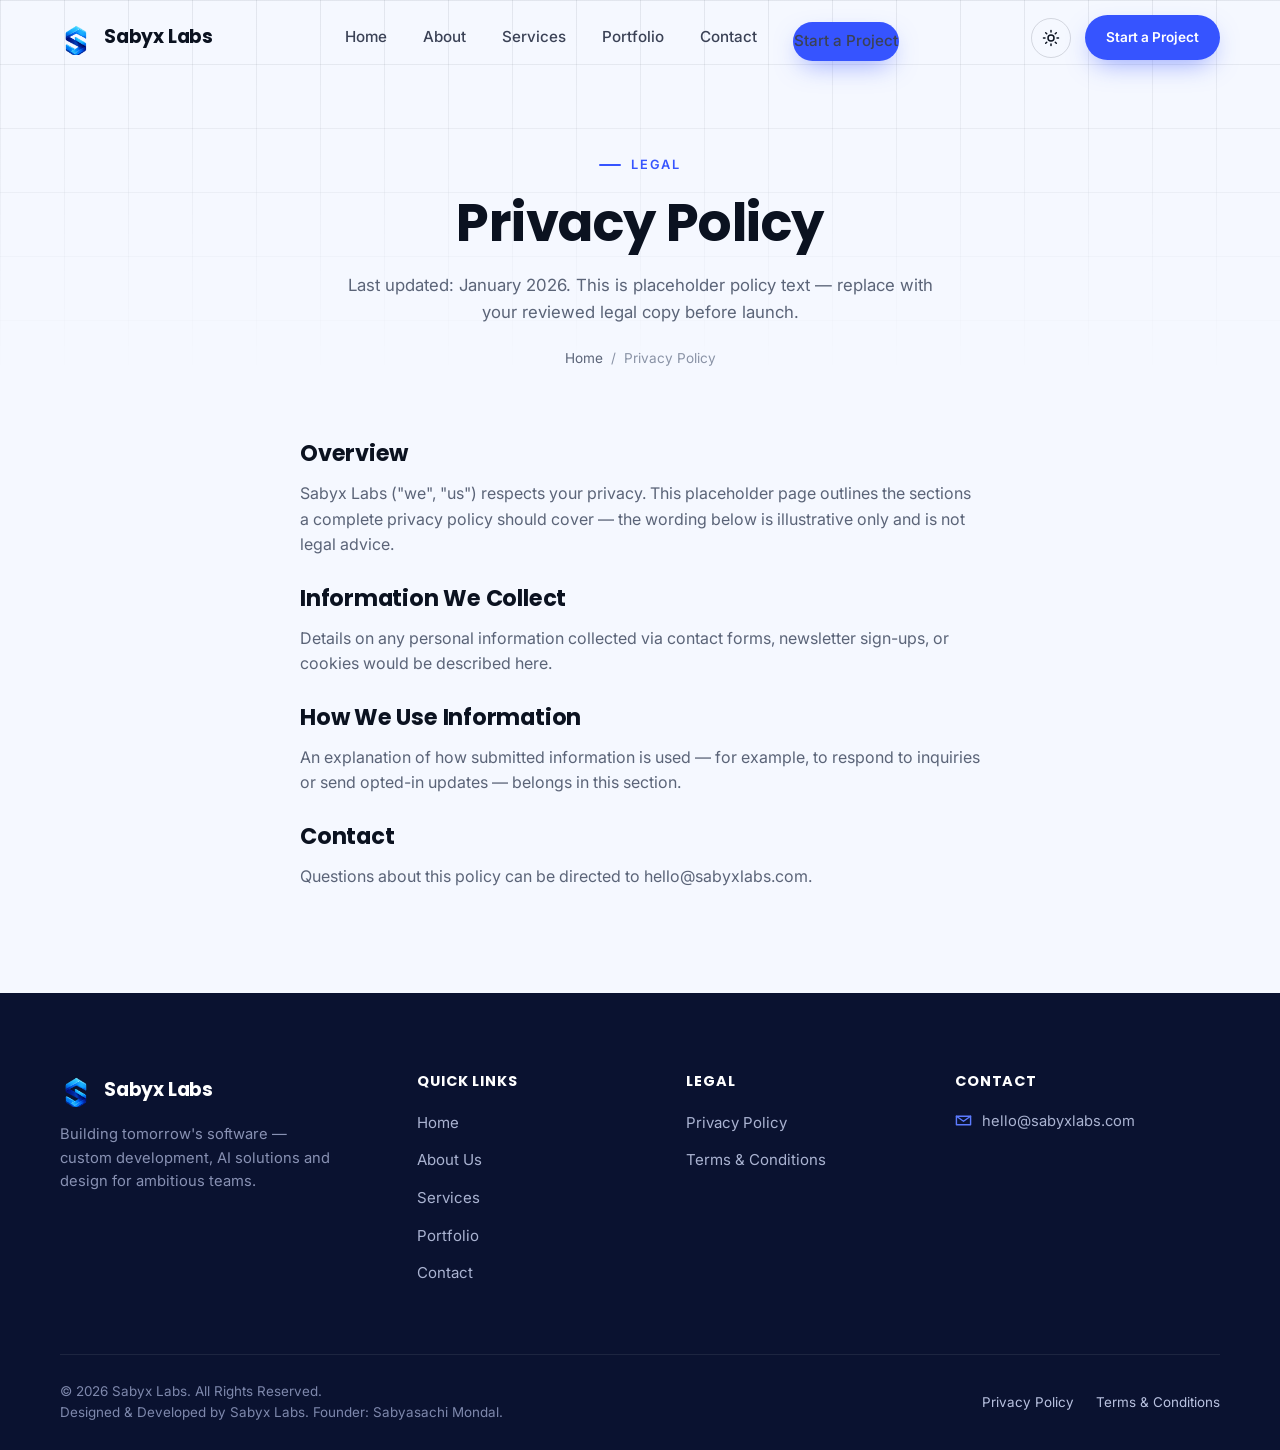
<file: privacy.html>
<!DOCTYPE html>
<html lang="en">
<head>
<meta charset="UTF-8">
<meta name="viewport" content="width=device-width, initial-scale=1.0">
<title>Privacy Policy — Sabyx Labs</title>
<meta name="theme-color" content="#3654FF">
<link rel="icon" href="data:image/svg+xml,<svg xmlns=%22http://www.w3.org/2000/svg%22 viewBox=%220 0 100 100%22><rect width=%22100%22 height=%22100%22 rx=%2222%22 fill=%22%233654FF%22/><rect x=%2228%22 y=%2232%22 width=%2244%22 height=%228%22 rx=%224%22 fill=%22white%22/><rect x=%2228%22 y=%2258%22 width=%2226%22 height=%228%22 rx=%224%22 fill=%22white%22 opacity=%220.75%22/></svg>">
<link rel="preconnect" href="https://fonts.googleapis.com">
<link rel="stylesheet" href="style.css">
</head>
<body>
<a href="#main" class="skip-link">Skip to content</a>
<header class="nav" id="site-nav">
  <div class="container nav-inner">
    <a href="index.html" class="brand" aria-label="Sabyx Labs home"><span class="brand-mark" aria-hidden="true"></span>Sabyx Labs</a>
    <nav class="nav-links" id="nav-links" aria-label="Primary">
      <a href="index.html">Home</a>
      <a href="about.html">About</a>
      <a href="services.html">Services</a>
      <a href="portfolio.html">Portfolio</a>
      <a href="contact.html">Contact</a>
      <a class="btn btn-primary btn-sm" href="contact.html" style="margin-top:8px;">Start a Project</a>
    </nav>
    <div class="nav-actions">
      <button class="theme-toggle" aria-label="Toggle dark mode">
        <svg class="icon-sun" viewBox="0 0 24 24" fill="none" stroke="currentColor" stroke-width="2" stroke-linecap="round"><circle cx="12" cy="12" r="4"/><path d="M12 2v2M12 20v2M4.9 4.9l1.4 1.4M17.7 17.7l1.4 1.4M2 12h2M20 12h2M4.9 19.1l1.4-1.4M17.7 6.3l1.4-1.4"/></svg>
        <svg class="icon-moon" viewBox="0 0 24 24" fill="none" stroke="currentColor" stroke-width="2" stroke-linecap="round" stroke-linejoin="round"><path d="M21 12.8A9 9 0 1 1 11.2 3 7 7 0 0 0 21 12.8Z"/></svg>
      </button>
      <a href="contact.html" class="btn btn-primary btn-sm desktop-only">Start a Project</a>
      <button class="nav-toggle" id="nav-toggle" aria-label="Toggle menu" aria-expanded="false" aria-controls="nav-links"><span></span><span></span><span></span></button>
    </div>
  </div>
</header>

<main id="main">
<section class="page-header">
  <div class="blueprint-grid" aria-hidden="true"></div>
  <div class="container">
    <div class="section-head center" data-reveal>
      <div class="eyebrow">Legal</div>
      <h1>Privacy Policy</h1>
      <p style="margin-inline:auto;">Last updated: January 2026. This is placeholder policy text — replace with your reviewed legal copy before launch.</p>
    </div>
    <div class="breadcrumb"><a href="index.html">Home</a> <span>/</span> <span>Privacy Policy</span></div>
  </div>
</section>
<section class="section-pad" style="padding-top:0;">
  <div class="container" style="max-width:760px;" data-reveal>
    <h2 style="font-size:1.4rem;margin-bottom:14px;">Overview</h2>
    <p style="color:var(--gray-600);margin-bottom:28px;">Sabyx Labs ("we", "us") respects your privacy. This placeholder page outlines the sections a complete privacy policy should cover — the wording below is illustrative only and is not legal advice.</p>
    <h2 style="font-size:1.4rem;margin-bottom:14px;">Information We Collect</h2>
    <p style="color:var(--gray-600);margin-bottom:28px;">Details on any personal information collected via contact forms, newsletter sign-ups, or cookies would be described here.</p>
    <h2 style="font-size:1.4rem;margin-bottom:14px;">How We Use Information</h2>
    <p style="color:var(--gray-600);margin-bottom:28px;">An explanation of how submitted information is used — for example, to respond to inquiries or send opted-in updates — belongs in this section.</p>
    <h2 style="font-size:1.4rem;margin-bottom:14px;">Contact</h2>
    <p style="color:var(--gray-600);">Questions about this policy can be directed to hello@sabyxlabs.com.</p>
  </div>
</section>
</main>

<footer class="footer" id="site-footer">
  <div class="container">
    <div class="footer-top">
      <div class="footer-brand">
        <a href="index.html" class="brand"><span class="brand-mark" aria-hidden="true"></span>Sabyx Labs</a>
        <p>Building tomorrow's software — custom development, AI solutions and design for ambitious teams.</p>
      </div>
      <div class="footer-col">
        <h4>Quick Links</h4>
        <ul class="footer-links">
          <li><a href="index.html">Home</a></li>
          <li><a href="about.html">About Us</a></li>
          <li><a href="services.html">Services</a></li>
          <li><a href="portfolio.html">Portfolio</a></li>
          <li><a href="contact.html">Contact</a></li>
        </ul>
      </div>
      <div class="footer-col">
        <h4>Legal</h4>
        <ul class="footer-links">
          <li><a href="privacy.html">Privacy Policy</a></li>
          <li><a href="terms.html">Terms &amp; Conditions</a></li>
        </ul>
      </div>
      <div class="footer-col">
        <h4>Contact</h4>
        <ul class="footer-contact">
          <li><svg viewBox="0 0 24 24" fill="none" stroke="currentColor" stroke-width="2" stroke-linecap="round" stroke-linejoin="round"><path d="M22 6 12 13 2 6"/><path d="M2 6h20v12H2z"/></svg> hello@sabyxlabs.com</li>
        </ul>
      </div>
    </div>
    <div class="footer-bottom">
      <div>
        <div>&copy; 2026 Sabyx Labs. All Rights Reserved.</div>
        <div>Designed &amp; Developed by Sabyx Labs. Founder: Sabyasachi Mondal.</div>
      </div>
      <div class="legal-links">
        <a href="privacy.html">Privacy Policy</a>
        <a href="terms.html">Terms &amp; Conditions</a>
      </div>
    </div>
  </div>
</footer>
<button class="back-to-top" aria-label="Back to top"><svg viewBox="0 0 24 24" fill="none" stroke="currentColor" stroke-width="2.5" stroke-linecap="round" stroke-linejoin="round"><path d="M12 19V5M5 12l7-7 7 7"/></svg></button>
<script src="script.js"></script>
</body>
</html>
</file>
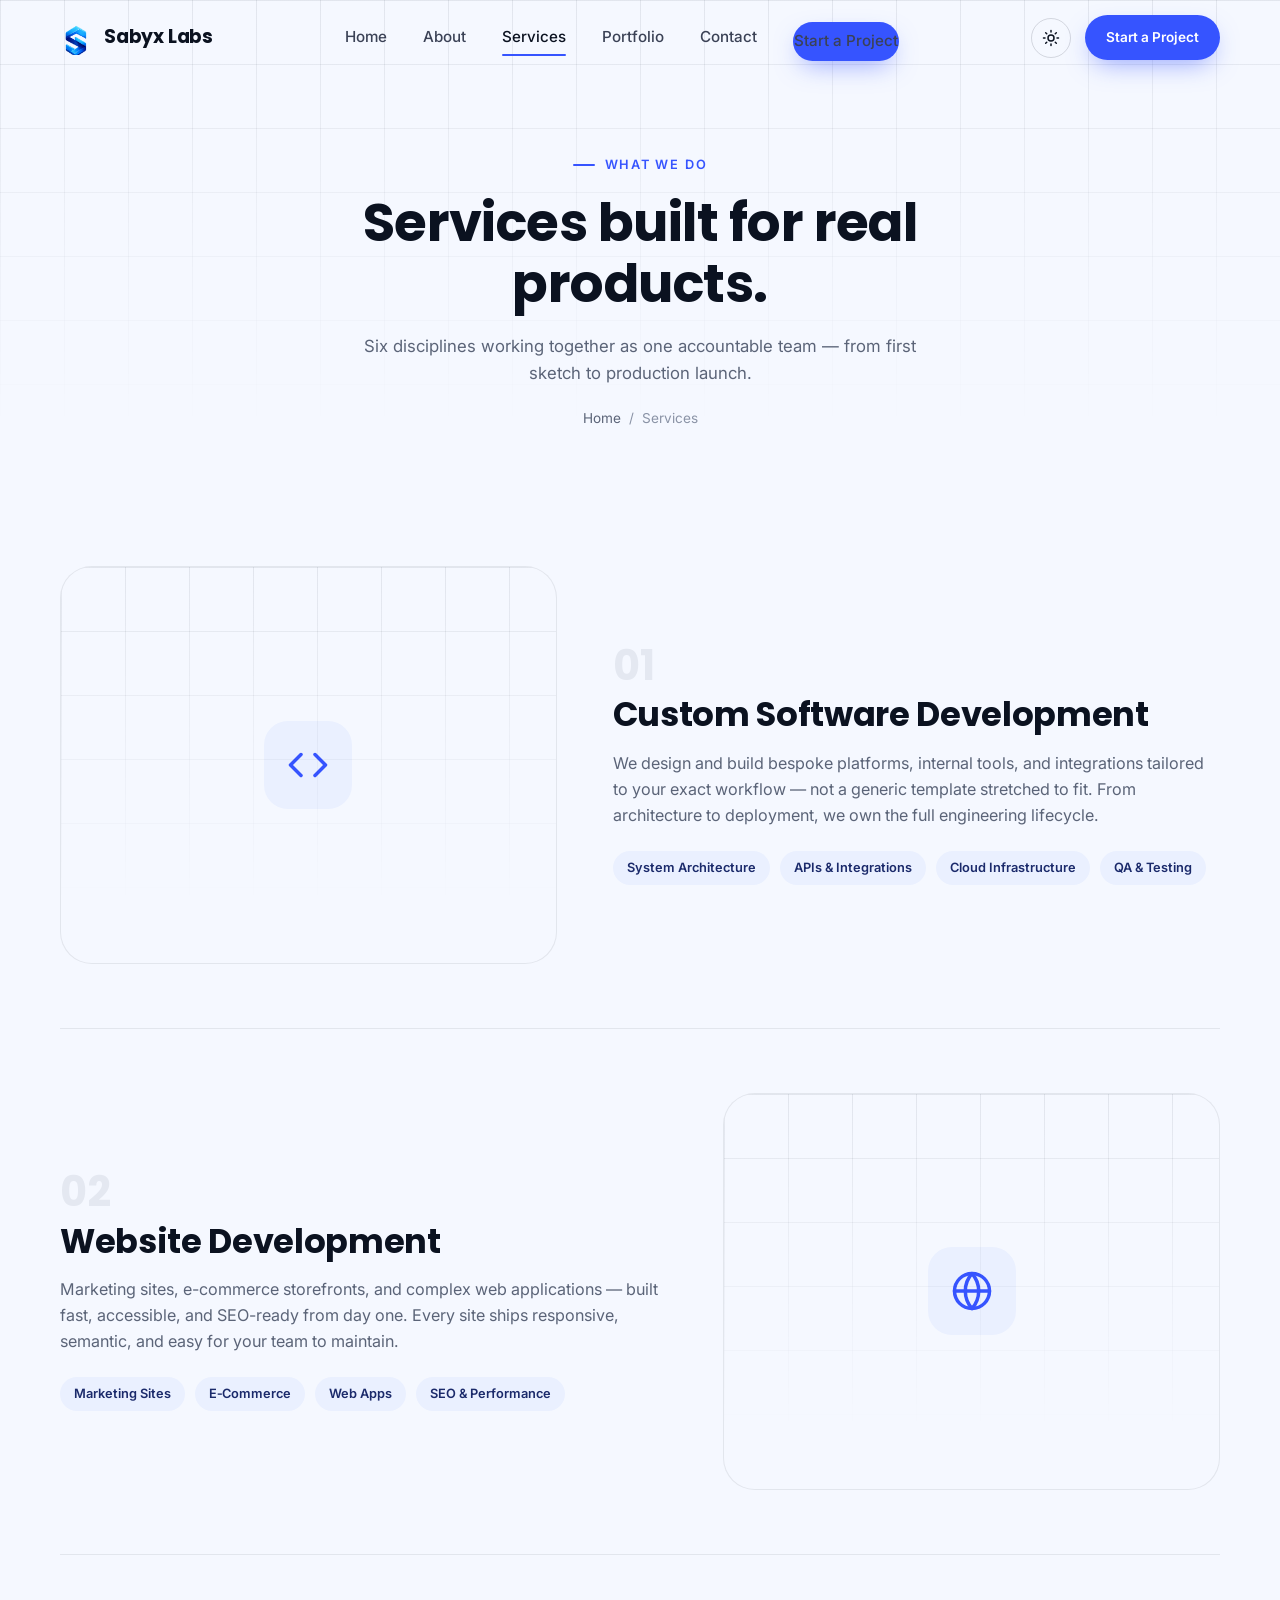
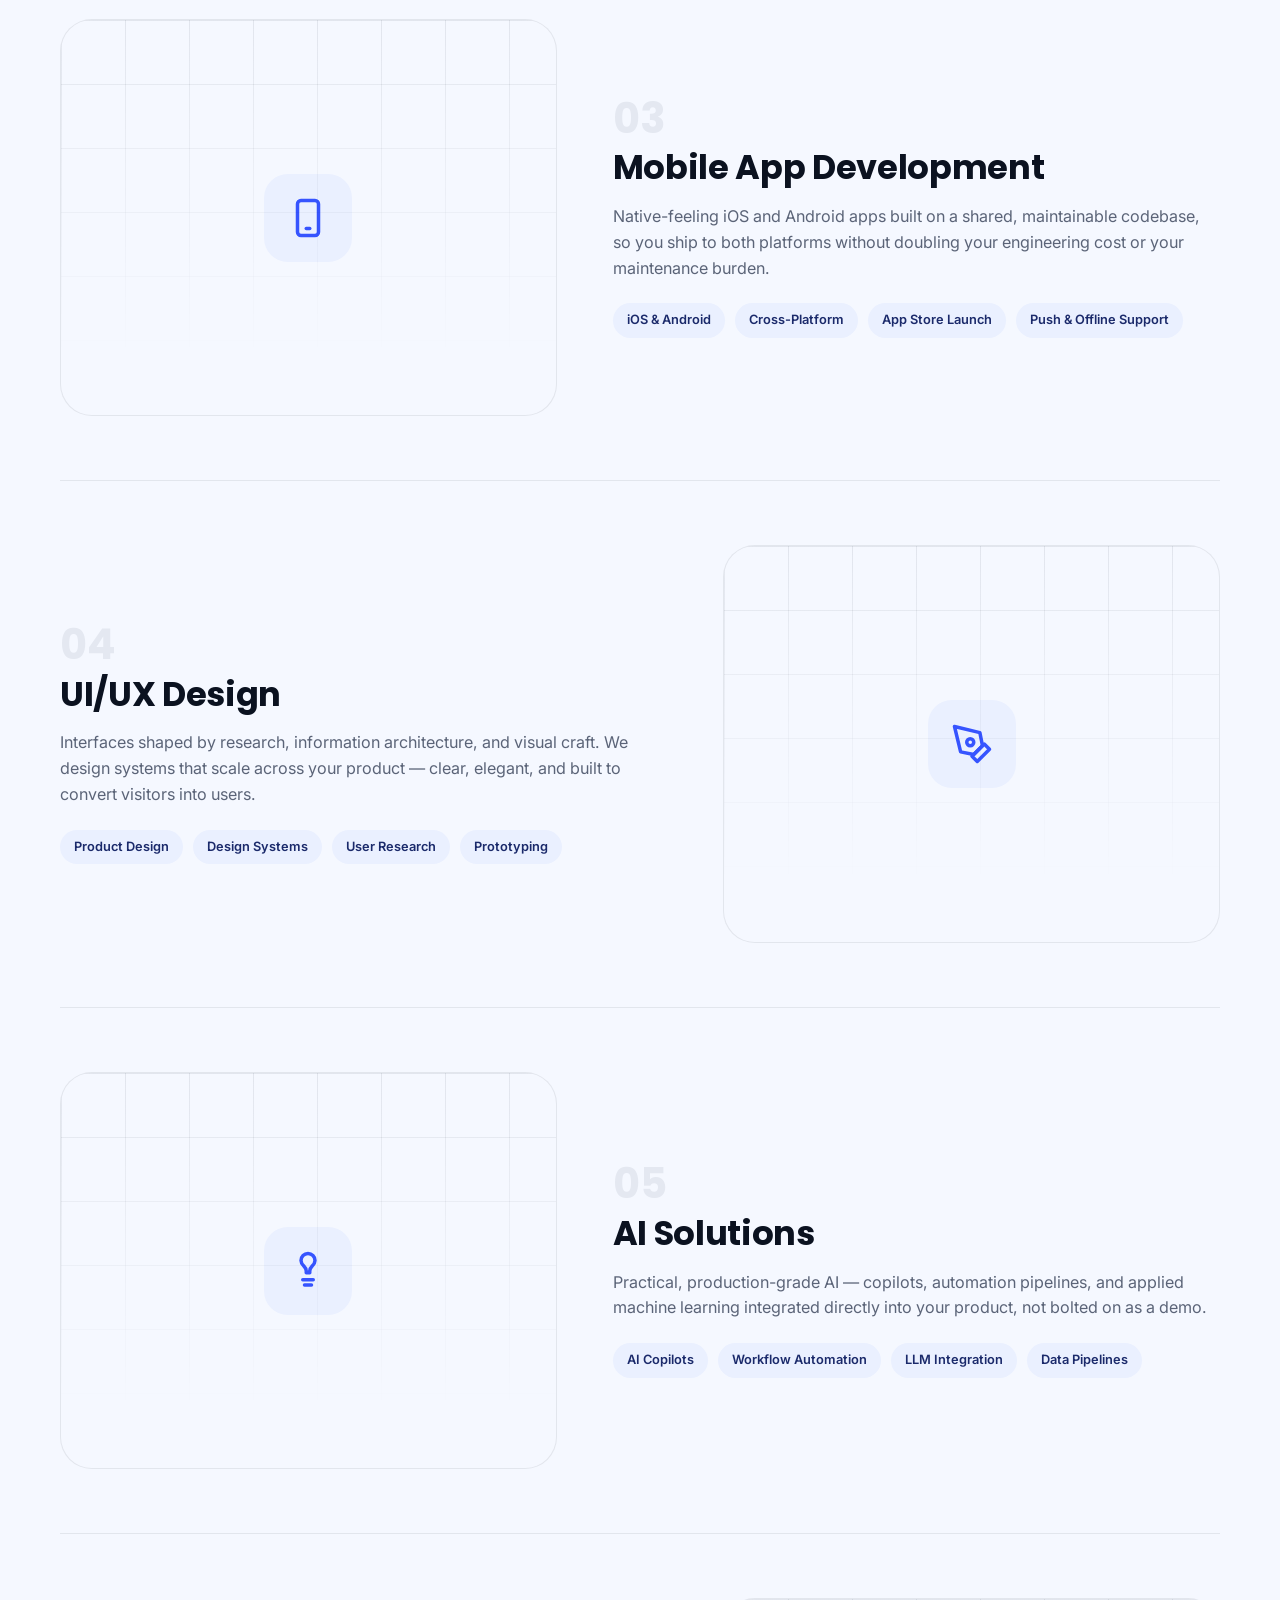
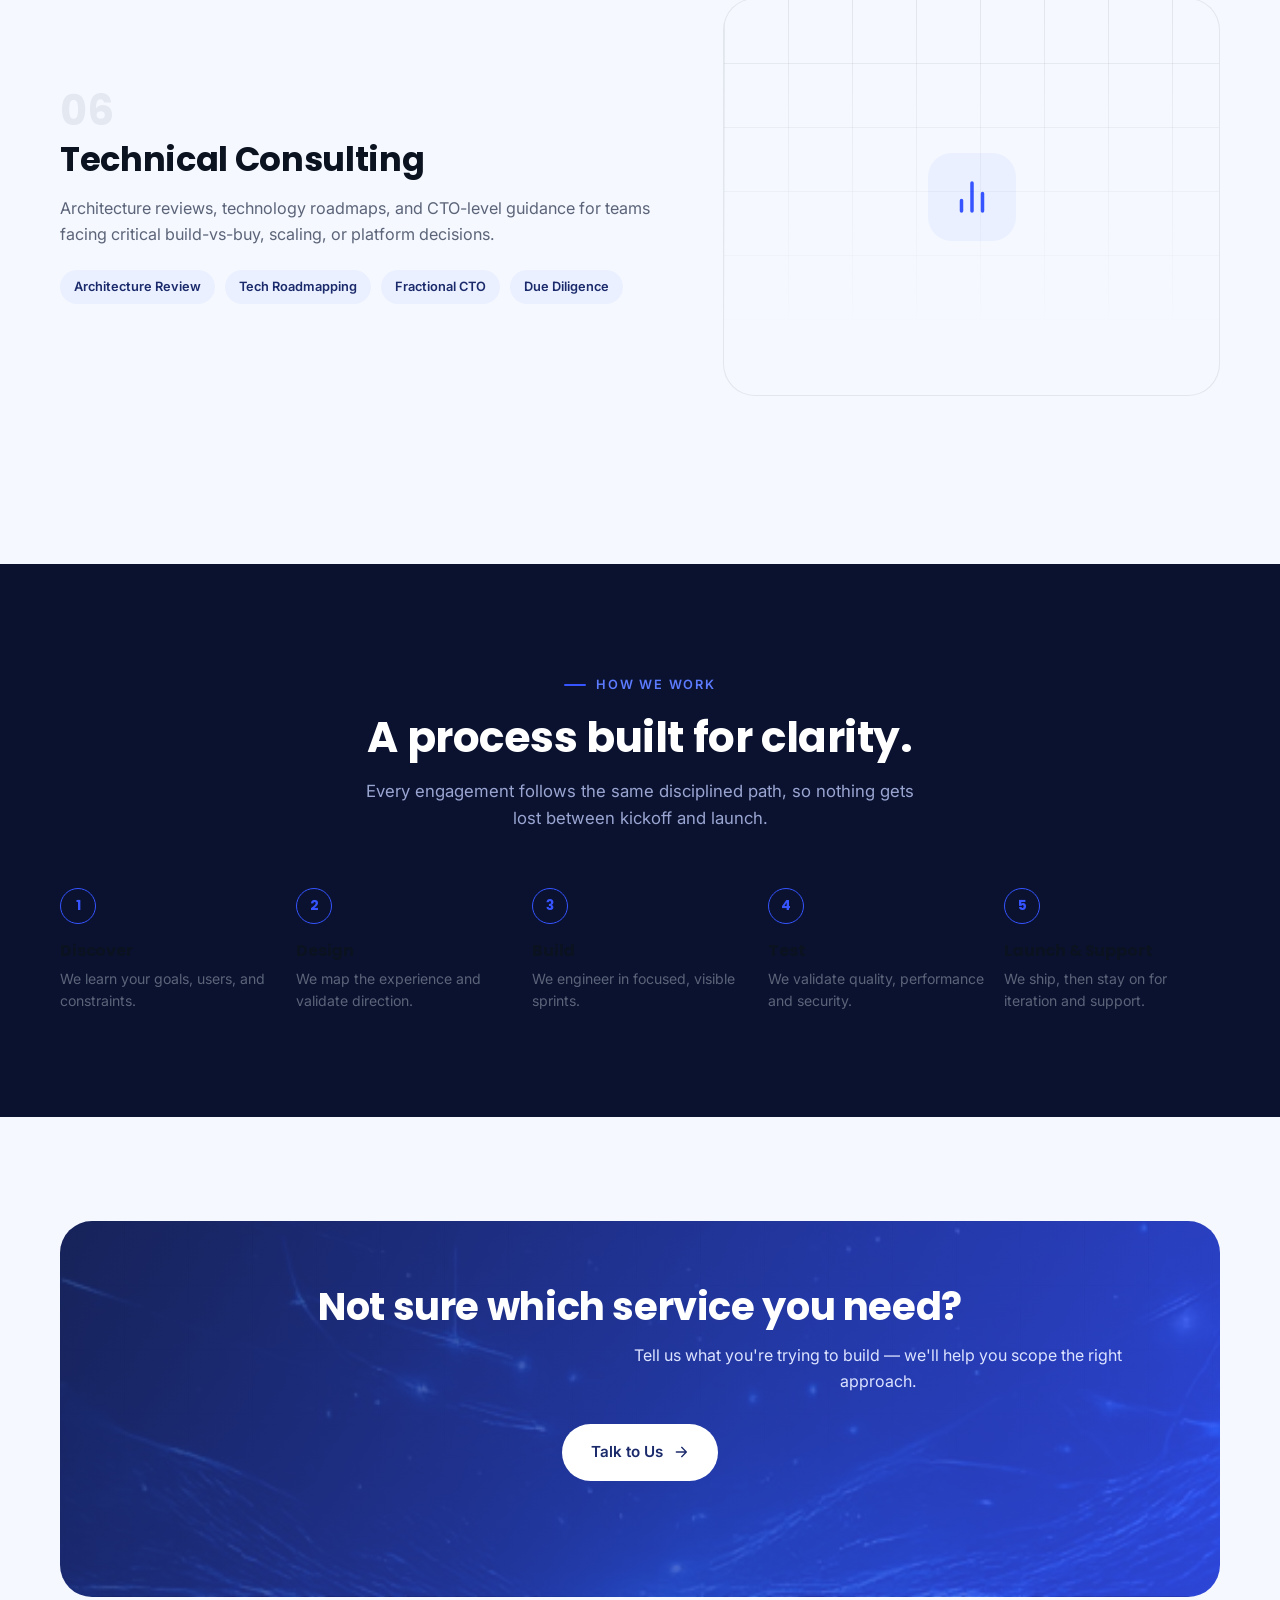
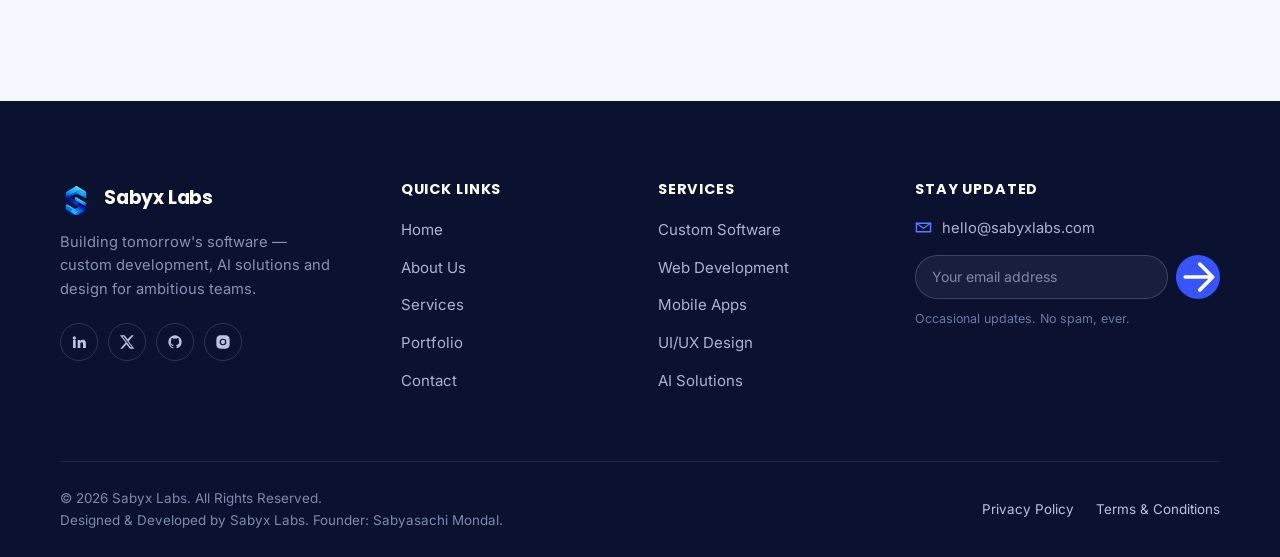
<file: services.html>
<!DOCTYPE html>
<html lang="en">
<head>
<meta charset="UTF-8">
<meta name="viewport" content="width=device-width, initial-scale=1.0">
<title>Services — Sabyx Labs</title>
<meta name="description" content="Explore Sabyx Labs' services: custom software development, website development, mobile app development, UI/UX design, AI solutions, and technical consulting.">
<meta name="theme-color" content="#3654FF">
<link rel="icon" href="data:image/svg+xml,<svg xmlns=%22http://www.w3.org/2000/svg%22 viewBox=%220 0 100 100%22><rect width=%22100%22 height=%22100%22 rx=%2222%22 fill=%22%233654FF%22/><rect x=%2228%22 y=%2232%22 width=%2244%22 height=%228%22 rx=%224%22 fill=%22white%22/><rect x=%2228%22 y=%2258%22 width=%2226%22 height=%228%22 rx=%224%22 fill=%22white%22 opacity=%220.75%22/></svg>">
<link rel="preconnect" href="https://fonts.googleapis.com">
<link rel="stylesheet" href="style.css">
</head>
<body>
<a href="#main" class="skip-link">Skip to content</a>

<header class="nav" id="site-nav">
  <div class="container nav-inner">
    <a href="index.html" class="brand" aria-label="Sabyx Labs home">
      <span class="brand-mark" aria-hidden="true"></span>
      Sabyx Labs
    </a>
    <nav class="nav-links" id="nav-links" aria-label="Primary">
      <a href="index.html">Home</a>
      <a href="about.html">About</a>
      <a href="services.html">Services</a>
      <a href="portfolio.html">Portfolio</a>
      <a href="contact.html">Contact</a>
      <a class="btn btn-primary btn-sm" href="contact.html" style="margin-top:8px;">Start a Project</a>
    </nav>
    <div class="nav-actions">
      <button class="theme-toggle" aria-label="Toggle dark mode">
        <svg class="icon-sun" viewBox="0 0 24 24" fill="none" stroke="currentColor" stroke-width="2" stroke-linecap="round"><circle cx="12" cy="12" r="4"/><path d="M12 2v2M12 20v2M4.9 4.9l1.4 1.4M17.7 17.7l1.4 1.4M2 12h2M20 12h2M4.9 19.1l1.4-1.4M17.7 6.3l1.4-1.4"/></svg>
        <svg class="icon-moon" viewBox="0 0 24 24" fill="none" stroke="currentColor" stroke-width="2" stroke-linecap="round" stroke-linejoin="round"><path d="M21 12.8A9 9 0 1 1 11.2 3 7 7 0 0 0 21 12.8Z"/></svg>
      </button>
      <a href="contact.html" class="btn btn-primary btn-sm desktop-only">Start a Project</a>
      <button class="nav-toggle" id="nav-toggle" aria-label="Toggle menu" aria-expanded="false" aria-controls="nav-links">
        <span></span><span></span><span></span>
      </button>
    </div>
  </div>
</header>

<main id="main">
<section class="page-header">
  <div class="blueprint-grid" aria-hidden="true"></div>
  <div class="container">
    <div class="section-head center" data-reveal>
      <div class="eyebrow">What We Do</div>
      <h1>Services built for real products.</h1>
      <p style="margin-inline:auto;">Six disciplines working together as one accountable team — from first sketch to production launch.</p>
    </div>
    <div class="breadcrumb"><a href="index.html">Home</a> <span>/</span> <span>Services</span></div>
  </div>
</section>

<!-- ===================== SERVICE DETAIL ROWS ===================== -->
<section class="section-pad" style="padding-top:0;">
  <div class="container">

    <div class="service-detail" id="custom-software">
      <div class="service-detail-visual" data-reveal="scale">
        <div class="blueprint-grid" aria-hidden="true"></div>
        <div class="service-icon"><svg viewBox="0 0 24 24" fill="none" stroke="currentColor" stroke-width="2" stroke-linecap="round" stroke-linejoin="round"><path d="M16 18l6-6-6-6M8 6l-6 6 6 6"/></svg></div>
      </div>
      <div class="service-detail-copy" data-reveal>
        <div class="service-index">01</div>
        <h2>Custom Software Development</h2>
        <p>We design and build bespoke platforms, internal tools, and integrations tailored to your exact workflow — not a generic template stretched to fit. From architecture to deployment, we own the full engineering lifecycle.</p>
        <div class="tag-row"><span>System Architecture</span><span>APIs &amp; Integrations</span><span>Cloud Infrastructure</span><span>QA &amp; Testing</span></div>
      </div>
    </div>

    <div class="service-detail reverse" id="web-development">
      <div class="service-detail-visual" data-reveal="scale">
        <div class="blueprint-grid" aria-hidden="true"></div>
        <div class="service-icon"><svg viewBox="0 0 24 24" fill="none" stroke="currentColor" stroke-width="2" stroke-linecap="round" stroke-linejoin="round"><circle cx="12" cy="12" r="10"/><path d="M2 12h20M12 2a15 15 0 0 1 0 20 15 15 0 0 1 0-20Z"/></svg></div>
      </div>
      <div class="service-detail-copy" data-reveal>
        <div class="service-index">02</div>
        <h2>Website Development</h2>
        <p>Marketing sites, e-commerce storefronts, and complex web applications — built fast, accessible, and SEO-ready from day one. Every site ships responsive, semantic, and easy for your team to maintain.</p>
        <div class="tag-row"><span>Marketing Sites</span><span>E‑Commerce</span><span>Web Apps</span><span>SEO &amp; Performance</span></div>
      </div>
    </div>

    <div class="service-detail" id="mobile-apps">
      <div class="service-detail-visual" data-reveal="scale">
        <div class="blueprint-grid" aria-hidden="true"></div>
        <div class="service-icon"><svg viewBox="0 0 24 24" fill="none" stroke="currentColor" stroke-width="2" stroke-linecap="round" stroke-linejoin="round"><rect x="6" y="2" width="12" height="20" rx="2"/><path d="M11 18h2"/></svg></div>
      </div>
      <div class="service-detail-copy" data-reveal>
        <div class="service-index">03</div>
        <h2>Mobile App Development</h2>
        <p>Native-feeling iOS and Android apps built on a shared, maintainable codebase, so you ship to both platforms without doubling your engineering cost or your maintenance burden.</p>
        <div class="tag-row"><span>iOS &amp; Android</span><span>Cross-Platform</span><span>App Store Launch</span><span>Push &amp; Offline Support</span></div>
      </div>
    </div>

    <div class="service-detail reverse" id="uiux-design">
      <div class="service-detail-visual" data-reveal="scale">
        <div class="blueprint-grid" aria-hidden="true"></div>
        <div class="service-icon"><svg viewBox="0 0 24 24" fill="none" stroke="currentColor" stroke-width="2" stroke-linecap="round" stroke-linejoin="round"><path d="M12 19l7-7 3 3-7 7-3-3z"/><path d="M18 13l-1.5-7.5L2 2l3.5 14.5L13 18l5-5z"/><circle cx="11" cy="11" r="2"/></svg></div>
      </div>
      <div class="service-detail-copy" data-reveal>
        <div class="service-index">04</div>
        <h2>UI/UX Design</h2>
        <p>Interfaces shaped by research, information architecture, and visual craft. We design systems that scale across your product — clear, elegant, and built to convert visitors into users.</p>
        <div class="tag-row"><span>Product Design</span><span>Design Systems</span><span>User Research</span><span>Prototyping</span></div>
      </div>
    </div>

    <div class="service-detail" id="ai-solutions">
      <div class="service-detail-visual" data-reveal="scale">
        <div class="blueprint-grid" aria-hidden="true"></div>
        <div class="service-icon"><svg viewBox="0 0 24 24" fill="none" stroke="currentColor" stroke-width="2" stroke-linecap="round" stroke-linejoin="round"><path d="M12 2a4 4 0 0 1 4 4c0 1.5-.8 2.4-1.6 3.2C13.6 10 13 10.8 13 12v1h-2v-1c0-1.2-.6-2-1.4-2.8C8.8 8.4 8 7.5 8 6a4 4 0 0 1 4-4Z"/><path d="M9 17h6M10 20h4"/></svg></div>
      </div>
      <div class="service-detail-copy" data-reveal>
        <div class="service-index">05</div>
        <h2>AI Solutions</h2>
        <p>Practical, production-grade AI — copilots, automation pipelines, and applied machine learning integrated directly into your product, not bolted on as a demo.</p>
        <div class="tag-row"><span>AI Copilots</span><span>Workflow Automation</span><span>LLM Integration</span><span>Data Pipelines</span></div>
      </div>
    </div>

    <div class="service-detail reverse" id="consulting">
      <div class="service-detail-visual" data-reveal="scale">
        <div class="blueprint-grid" aria-hidden="true"></div>
        <div class="service-icon"><svg viewBox="0 0 24 24" fill="none" stroke="currentColor" stroke-width="2" stroke-linecap="round" stroke-linejoin="round"><path d="M18 20V10M12 20V4M6 20v-6"/></svg></div>
      </div>
      <div class="service-detail-copy" data-reveal>
        <div class="service-index">06</div>
        <h2>Technical Consulting</h2>
        <p>Architecture reviews, technology roadmaps, and CTO-level guidance for teams facing critical build-vs-buy, scaling, or platform decisions.</p>
        <div class="tag-row"><span>Architecture Review</span><span>Tech Roadmapping</span><span>Fractional CTO</span><span>Due Diligence</span></div>
      </div>
    </div>

  </div>
</section>

<!-- ===================== PROCESS ===================== -->
<section class="section-pad section-dark">
  <div class="container">
    <div class="section-head center" data-reveal>
      <div class="eyebrow" style="justify-content:center;">How We Work</div>
      <h2>A process built for clarity.</h2>
      <p>Every engagement follows the same disciplined path, so nothing gets lost between kickoff and launch.</p>
    </div>
    <div class="process-track" data-reveal-group>
      <div class="process-step" data-reveal style="--i:0">
        <div class="step-num">1</div>
        <h3>Discover</h3>
        <p>We learn your goals, users, and constraints.</p>
      </div>
      <div class="process-step" data-reveal style="--i:1">
        <div class="step-num">2</div>
        <h3>Design</h3>
        <p>We map the experience and validate direction.</p>
      </div>
      <div class="process-step" data-reveal style="--i:2">
        <div class="step-num">3</div>
        <h3>Build</h3>
        <p>We engineer in focused, visible sprints.</p>
      </div>
      <div class="process-step" data-reveal style="--i:3">
        <div class="step-num">4</div>
        <h3>Test</h3>
        <p>We validate quality, performance and security.</p>
      </div>
      <div class="process-step" data-reveal style="--i:4">
        <div class="step-num">5</div>
        <h3>Launch &amp; Support</h3>
        <p>We ship, then stay on for iteration and support.</p>
      </div>
    </div>
  </div>
</section>

<!-- ===================== CTA ===================== -->
<section class="section-pad">
  <div class="container">
    <div class="cta-banner" data-reveal="scale">
      <div class="blueprint-grid" aria-hidden="true"></div>
      <h2>Not sure which service you need?</h2>
      <p>Tell us what you're trying to build — we'll help you scope the right approach.</p>
      <div class="hero-cta">
        <a href="contact.html" class="btn btn-light">Talk to Us
          <svg class="arrow" viewBox="0 0 24 24" fill="none" stroke="currentColor" stroke-width="2" stroke-linecap="round" stroke-linejoin="round"><path d="M5 12h14M13 5l7 7-7 7"/></svg>
        </a>
      </div>
    </div>
  </div>
</section>
</main>

<footer class="footer" id="site-footer">
  <div class="container">
    <div class="footer-top">
      <div class="footer-brand">
        <a href="index.html" class="brand"><span class="brand-mark" aria-hidden="true"></span>Sabyx Labs</a>
        <p>Building tomorrow's software — custom development, AI solutions and design for ambitious teams.</p>
        <div class="social-row">
          <a href="#" aria-label="LinkedIn"><svg viewBox="0 0 24 24" fill="currentColor"><path d="M4.98 3.5a2.5 2.5 0 1 1 0 5 2.5 2.5 0 0 1 0-5zM3 9h4v12H3V9zm7 0h3.8v1.7h.05c.53-1 1.83-2 3.77-2 4.03 0 4.78 2.65 4.78 6.1V21H18v-5.6c0-1.34-.02-3.07-1.87-3.07-1.87 0-2.16 1.46-2.16 2.97V21H10V9z"/></svg></a>
          <a href="#" aria-label="Twitter / X"><svg viewBox="0 0 24 24" fill="currentColor"><path d="M18.9 2H22l-7.6 8.7L23 22h-6.6l-5.2-6.6L5.2 22H2l8.1-9.3L1.5 2H8.3l4.7 6L18.9 2zM17.6 20h1.8L7 3.9H5.1L17.6 20z"/></svg></a>
          <a href="#" aria-label="GitHub"><svg viewBox="0 0 24 24" fill="currentColor"><path d="M12 2a10 10 0 0 0-3.16 19.5c.5.1.68-.22.68-.48v-1.7c-2.78.6-3.37-1.34-3.37-1.34-.46-1.16-1.11-1.47-1.11-1.47-.9-.62.07-.6.07-.6 1 .07 1.53 1.03 1.53 1.03.9 1.52 2.34 1.08 2.91.83.09-.65.35-1.08.63-1.33-2.22-.25-4.56-1.11-4.56-4.93 0-1.09.39-1.98 1.03-2.68-.1-.25-.45-1.27.1-2.65 0 0 .84-.27 2.75 1.02a9.5 9.5 0 0 1 5 0c1.91-1.3 2.75-1.02 2.75-1.02.55 1.38.2 2.4.1 2.65.64.7 1.03 1.59 1.03 2.68 0 3.83-2.34 4.68-4.57 4.92.36.31.68.92.68 1.85v2.74c0 .27.18.58.69.48A10 10 0 0 0 12 2z"/></svg></a>
          <a href="#" aria-label="Instagram"><svg viewBox="0 0 24 24" fill="currentColor"><path d="M12 2c2.7 0 3.05.01 4.12.06 1.06.05 1.79.22 2.43.47.66.26 1.21.6 1.76 1.15.55.55.9 1.1 1.15 1.76.25.64.42 1.37.47 2.43.05 1.07.06 1.42.06 4.13s-.01 3.06-.06 4.13c-.05 1.06-.22 1.79-.47 2.43a4.9 4.9 0 0 1-1.15 1.76 4.9 4.9 0 0 1-1.76 1.15c-.64.25-1.37.42-2.43.47-1.07.05-1.42.06-4.12.06s-3.06-.01-4.13-.06c-1.06-.05-1.79-.22-2.43-.47a4.9 4.9 0 0 1-1.76-1.15 4.9 4.9 0 0 1-1.15-1.76c-.25-.64-.42-1.37-.47-2.43C2.01 15.06 2 14.7 2 12s.01-3.06.06-4.13c.05-1.06.22-1.79.47-2.43.26-.66.6-1.21 1.15-1.76A4.9 4.9 0 0 1 5.44 2.53c.64-.25 1.37-.42 2.43-.47C8.94 2.01 9.3 2 12 2zm0 5a5 5 0 1 0 0 10 5 5 0 0 0 0-10zm0 8.2a3.2 3.2 0 1 1 0-6.4 3.2 3.2 0 0 1 0 6.4zm5.2-8.4a1.17 1.17 0 1 1 0-2.34 1.17 1.17 0 0 1 0 2.34z"/></svg></a>
        </div>
      </div>
      <div class="footer-col">
        <h4>Quick Links</h4>
        <ul class="footer-links">
          <li><a href="index.html">Home</a></li>
          <li><a href="about.html">About Us</a></li>
          <li><a href="services.html">Services</a></li>
          <li><a href="portfolio.html">Portfolio</a></li>
          <li><a href="contact.html">Contact</a></li>
        </ul>
      </div>
      <div class="footer-col">
        <h4>Services</h4>
        <ul class="footer-links">
          <li><a href="services.html#custom-software">Custom Software</a></li>
          <li><a href="services.html#web-development">Web Development</a></li>
          <li><a href="services.html#mobile-apps">Mobile Apps</a></li>
          <li><a href="services.html#uiux-design">UI/UX Design</a></li>
          <li><a href="services.html#ai-solutions">AI Solutions</a></li>
        </ul>
      </div>
      <div class="footer-col">
        <h4>Stay Updated</h4>
        <ul class="footer-contact">
          <li><svg viewBox="0 0 24 24" fill="none" stroke="currentColor" stroke-width="2" stroke-linecap="round" stroke-linejoin="round"><path d="M22 6 12 13 2 6"/><path d="M2 6h20v12H2z"/></svg> hello@sabyxlabs.com</li>
        </ul>
        <form class="newsletter-form">
          <label class="sr-only" for="newsletter-email3" style="position:absolute;left:-9999px;">Email address</label>
          <input type="email" id="newsletter-email3" placeholder="Your email address" required>
          <button type="submit" aria-label="Subscribe">
            <svg viewBox="0 0 24 24" fill="none" stroke="currentColor" stroke-width="2" stroke-linecap="round" stroke-linejoin="round"><path d="M5 12h14M13 5l7 7-7 7"/></svg>
          </button>
        </form>
        <p class="newsletter-note">Occasional updates. No spam, ever.</p>
      </div>
    </div>
    <div class="footer-bottom">
      <div>
        <div>&copy; 2026 Sabyx Labs. All Rights Reserved.</div>
        <div>Designed &amp; Developed by Sabyx Labs. Founder: Sabyasachi Mondal.</div>
      </div>
      <div class="legal-links">
        <a href="privacy.html">Privacy Policy</a>
        <a href="terms.html">Terms &amp; Conditions</a>
      </div>
    </div>
  </div>
</footer>

<button class="back-to-top" aria-label="Back to top">
  <svg viewBox="0 0 24 24" fill="none" stroke="currentColor" stroke-width="2.5" stroke-linecap="round" stroke-linejoin="round"><path d="M12 19V5M5 12l7-7 7 7"/></svg>
</button>

<script src="script.js"></script>
</body>
</html>
</file>
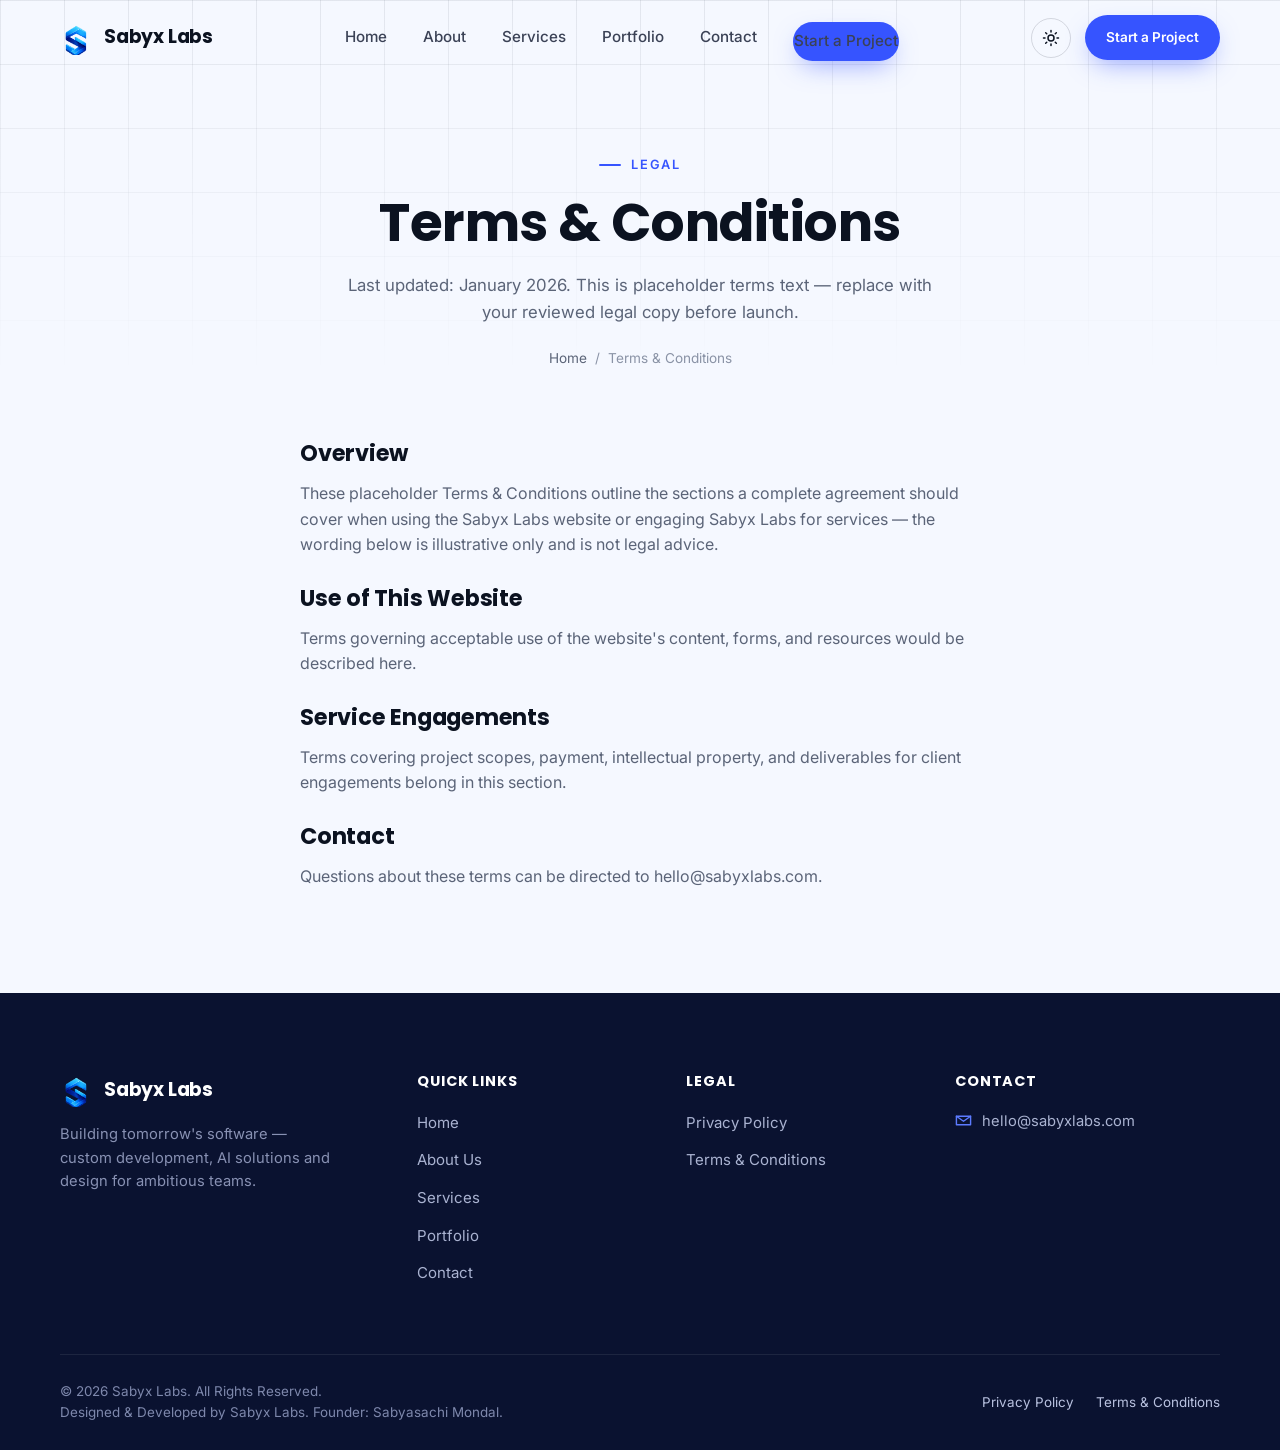
<file: terms.html>
<!DOCTYPE html>
<html lang="en">
<head>
<meta charset="UTF-8">
<meta name="viewport" content="width=device-width, initial-scale=1.0">
<title>Terms &amp; Conditions — Sabyx Labs</title>
<meta name="theme-color" content="#3654FF">
<link rel="icon" href="data:image/svg+xml,<svg xmlns=%22http://www.w3.org/2000/svg%22 viewBox=%220 0 100 100%22><rect width=%22100%22 height=%22100%22 rx=%2222%22 fill=%22%233654FF%22/><rect x=%2228%22 y=%2232%22 width=%2244%22 height=%228%22 rx=%224%22 fill=%22white%22/><rect x=%2228%22 y=%2258%22 width=%2226%22 height=%228%22 rx=%224%22 fill=%22white%22 opacity=%220.75%22/></svg>">
<link rel="preconnect" href="https://fonts.googleapis.com">
<link rel="stylesheet" href="style.css">
</head>
<body>
<a href="#main" class="skip-link">Skip to content</a>
<header class="nav" id="site-nav">
  <div class="container nav-inner">
    <a href="index.html" class="brand" aria-label="Sabyx Labs home"><span class="brand-mark" aria-hidden="true"></span>Sabyx Labs</a>
    <nav class="nav-links" id="nav-links" aria-label="Primary">
      <a href="index.html">Home</a>
      <a href="about.html">About</a>
      <a href="services.html">Services</a>
      <a href="portfolio.html">Portfolio</a>
      <a href="contact.html">Contact</a>
      <a class="btn btn-primary btn-sm" href="contact.html" style="margin-top:8px;">Start a Project</a>
    </nav>
    <div class="nav-actions">
      <button class="theme-toggle" aria-label="Toggle dark mode">
        <svg class="icon-sun" viewBox="0 0 24 24" fill="none" stroke="currentColor" stroke-width="2" stroke-linecap="round"><circle cx="12" cy="12" r="4"/><path d="M12 2v2M12 20v2M4.9 4.9l1.4 1.4M17.7 17.7l1.4 1.4M2 12h2M20 12h2M4.9 19.1l1.4-1.4M17.7 6.3l1.4-1.4"/></svg>
        <svg class="icon-moon" viewBox="0 0 24 24" fill="none" stroke="currentColor" stroke-width="2" stroke-linecap="round" stroke-linejoin="round"><path d="M21 12.8A9 9 0 1 1 11.2 3 7 7 0 0 0 21 12.8Z"/></svg>
      </button>
      <a href="contact.html" class="btn btn-primary btn-sm desktop-only">Start a Project</a>
      <button class="nav-toggle" id="nav-toggle" aria-label="Toggle menu" aria-expanded="false" aria-controls="nav-links"><span></span><span></span><span></span></button>
    </div>
  </div>
</header>

<main id="main">
<section class="page-header">
  <div class="blueprint-grid" aria-hidden="true"></div>
  <div class="container">
    <div class="section-head center" data-reveal>
      <div class="eyebrow">Legal</div>
      <h1>Terms &amp; Conditions</h1>
      <p style="margin-inline:auto;">Last updated: January 2026. This is placeholder terms text — replace with your reviewed legal copy before launch.</p>
    </div>
    <div class="breadcrumb"><a href="index.html">Home</a> <span>/</span> <span>Terms &amp; Conditions</span></div>
  </div>
</section>
<section class="section-pad" style="padding-top:0;">
  <div class="container" style="max-width:760px;" data-reveal>
    <h2 style="font-size:1.4rem;margin-bottom:14px;">Overview</h2>
    <p style="color:var(--gray-600);margin-bottom:28px;">These placeholder Terms &amp; Conditions outline the sections a complete agreement should cover when using the Sabyx Labs website or engaging Sabyx Labs for services — the wording below is illustrative only and is not legal advice.</p>
    <h2 style="font-size:1.4rem;margin-bottom:14px;">Use of This Website</h2>
    <p style="color:var(--gray-600);margin-bottom:28px;">Terms governing acceptable use of the website's content, forms, and resources would be described here.</p>
    <h2 style="font-size:1.4rem;margin-bottom:14px;">Service Engagements</h2>
    <p style="color:var(--gray-600);margin-bottom:28px;">Terms covering project scopes, payment, intellectual property, and deliverables for client engagements belong in this section.</p>
    <h2 style="font-size:1.4rem;margin-bottom:14px;">Contact</h2>
    <p style="color:var(--gray-600);">Questions about these terms can be directed to hello@sabyxlabs.com.</p>
  </div>
</section>
</main>

<footer class="footer" id="site-footer">
  <div class="container">
    <div class="footer-top">
      <div class="footer-brand">
        <a href="index.html" class="brand"><span class="brand-mark" aria-hidden="true"></span>Sabyx Labs</a>
        <p>Building tomorrow's software — custom development, AI solutions and design for ambitious teams.</p>
      </div>
      <div class="footer-col">
        <h4>Quick Links</h4>
        <ul class="footer-links">
          <li><a href="index.html">Home</a></li>
          <li><a href="about.html">About Us</a></li>
          <li><a href="services.html">Services</a></li>
          <li><a href="portfolio.html">Portfolio</a></li>
          <li><a href="contact.html">Contact</a></li>
        </ul>
      </div>
      <div class="footer-col">
        <h4>Legal</h4>
        <ul class="footer-links">
          <li><a href="privacy.html">Privacy Policy</a></li>
          <li><a href="terms.html">Terms &amp; Conditions</a></li>
        </ul>
      </div>
      <div class="footer-col">
        <h4>Contact</h4>
        <ul class="footer-contact">
          <li><svg viewBox="0 0 24 24" fill="none" stroke="currentColor" stroke-width="2" stroke-linecap="round" stroke-linejoin="round"><path d="M22 6 12 13 2 6"/><path d="M2 6h20v12H2z"/></svg> hello@sabyxlabs.com</li>
        </ul>
      </div>
    </div>
    <div class="footer-bottom">
      <div>
        <div>&copy; 2026 Sabyx Labs. All Rights Reserved.</div>
        <div>Designed &amp; Developed by Sabyx Labs. Founder: Sabyasachi Mondal.</div>
      </div>
      <div class="legal-links">
        <a href="privacy.html">Privacy Policy</a>
        <a href="terms.html">Terms &amp; Conditions</a>
      </div>
    </div>
  </div>
</footer>
<button class="back-to-top" aria-label="Back to top"><svg viewBox="0 0 24 24" fill="none" stroke="currentColor" stroke-width="2.5" stroke-linecap="round" stroke-linejoin="round"><path d="M12 19V5M5 12l7-7 7 7"/></svg></button>
<script src="script.js"></script>
</body>
</html>
</file>
<file: style.css>
/* ==========================================================================
   Sabyx Labs — Corporate Site
   Design language: "Blueprint" — a technical grid + glass panels that
   assemble like a structure under construction, echoing the tagline
   "Building Tomorrow's Software."
   ========================================================================== */

@import url('https://fonts.googleapis.com/css2?family=Poppins:wght@500;600;700;800&family=Inter:wght@400;500;600;700&display=swap');

:root{
  /* ---- Color tokens ---- */
  --blue-900:#0A1230;
  --blue-800:#101C4A;
  --blue-700:#1B2A6B;
  --blue-600:#2A46E8;
  --blue-500:#3654FF;   /* primary brand blue */
  --blue-400:#5C7BFF;
  --blue-100:#EAF0FF;
  --blue-50:#F5F8FF;

  --ink:#0B1220;
  --ink-soft:#3B4256;
  --gray-600:#5B6478;
  --gray-400:#8A93A6;
  --gray-200:#E4E8F1;
  --gray-100:#F1F4FA;
  --white:#FFFFFF;

  --line: rgba(11,18,32,0.08);
  --line-strong: rgba(11,18,32,0.14);

  --glass-bg: rgba(255,255,255,0.62);
  --glass-border: rgba(255,255,255,0.55);
  --glass-shadow: 0 20px 60px -20px rgba(16,28,74,0.25);

  /* ---- Type ---- */
  --font-head:'Poppins', sans-serif;
  --font-body:'Inter', sans-serif;

  /* ---- Radii / shadow ---- */
  --r-sm:10px;
  --r-md:16px;
  --r-lg:24px;
  --r-xl:32px;
  --shadow-1: 0 2px 8px rgba(16,28,74,0.06);
  --shadow-2: 0 12px 32px -12px rgba(16,28,74,0.18);
  --shadow-3: 0 24px 64px -20px rgba(16,28,74,0.28);

  /* ---- Layout ---- */
  --container: 1240px;
  --nav-h: 76px;

  --ease: cubic-bezier(.22,.68,.32,1);
  --ease-out-soft: cubic-bezier(.16,1,.3,1);
}

[data-theme="dark"]{
  --blue-50:#0A0E1A;
  --blue-100:#111731;
  --ink:#EDF0F8;
  --ink-soft:#B7BECF;
  --gray-600:#9AA2B7;
  --gray-400:#6B7488;
  --gray-200:#232B47;
  --gray-100:#151C34;
  --white:#0F1428;

  --line: rgba(237,240,248,0.09);
  --line-strong: rgba(237,240,248,0.16);

  --glass-bg: rgba(20,26,52,0.55);
  --glass-border: rgba(255,255,255,0.09);
  --glass-shadow: 0 20px 60px -20px rgba(0,0,0,0.55);

  --shadow-1: 0 2px 8px rgba(0,0,0,0.25);
  --shadow-2: 0 12px 32px -12px rgba(0,0,0,0.45);
  --shadow-3: 0 24px 64px -20px rgba(0,0,0,0.6);
}

*,*::before,*::after{ box-sizing:border-box; margin:0; padding:0; }

html{
  scroll-behavior:smooth;
  -webkit-text-size-adjust:100%;
}

@media (prefers-reduced-motion: reduce){
  html{ scroll-behavior:auto; }
  *,*::before,*::after{
    animation-duration:0.01ms !important;
    animation-iteration-count:1 !important;
    transition-duration:0.01ms !important;
    scroll-behavior:auto !important;
  }
}

body{
  font-family:var(--font-body);
  color:var(--ink);
  background:var(--blue-50);
  line-height:1.6;
  font-size:16px;
  overflow-x:hidden;
  transition:background .4s var(--ease), color .4s var(--ease);
}

img{ max-width:100%; display:block; }
a{ color:inherit; text-decoration:none; }
ul{ list-style:none; }
button{ font-family:inherit; cursor:pointer; }
input,textarea,select{ font-family:inherit; font-size:1rem; }

h1,h2,h3,h4{
  font-family:var(--font-head);
  color:var(--ink);
  line-height:1.15;
  font-weight:700;
  letter-spacing:-0.01em;
}

:focus-visible{
  outline:2px solid var(--blue-500);
  outline-offset:3px;
  border-radius:4px;
}

.container{
  width:100%;
  max-width:var(--container);
  margin-inline:auto;
  padding-inline:24px;
}

@media (min-width:768px){ .container{ padding-inline:40px; } }

section{ position:relative; }

.section-pad{ padding-block:104px; }
@media (max-width: 900px){ .section-pad{ padding-block:72px; } }
@media (max-width: 560px){ .section-pad{ padding-block:56px; } }

/* ---- Eyebrow / labels ---- */
.eyebrow{
  display:inline-flex;
  align-items:center;
  gap:10px;
  font-family:var(--font-body);
  font-weight:600;
  font-size:0.8rem;
  letter-spacing:0.14em;
  text-transform:uppercase;
  color:var(--blue-500);
  margin-bottom:18px;
}
.eyebrow::before{
  content:"";
  width:22px;
  height:2px;
  background:var(--blue-500);
  border-radius:2px;
}

.section-head{
  max-width:640px;
  margin-bottom:56px;
}
.section-head h2{
  font-size:clamp(1.9rem, 3.4vw, 2.65rem);
  margin-bottom:16px;
}
.section-head p{
  color:var(--gray-600);
  font-size:1.05rem;
  max-width:560px;
}
.section-head.center{
  margin-inline:auto;
  text-align:center;
}
.section-head.center p{ margin-inline:auto; }
.services-illustration{
  display:block;
  max-width:560px;
  width:100%;
  margin:32px auto 0;
}

/* ---- Blueprint grid backdrop (signature motif) ---- */
.blueprint-grid{
  position:absolute;
  inset:0;
  background-image:
    linear-gradient(var(--line) 1px, transparent 1px),
    linear-gradient(90deg, var(--line) 1px, transparent 1px);
  background-size:64px 64px;
  -webkit-mask-image:linear-gradient(to bottom, black, transparent 85%);
  mask-image:linear-gradient(to bottom, black, transparent 85%);
  pointer-events:none;
  z-index:0;
}

/* corner bracket — blueprint annotation motif, reused as a divider/accent */
.bp-corner{
  position:absolute;
  width:22px;
  height:22px;
  border:2px solid var(--blue-500);
  opacity:.55;
}
.bp-corner.tl{ top:-1px; left:-1px; border-right:none; border-bottom:none; border-radius:6px 0 0 0;}
.bp-corner.tr{ top:-1px; right:-1px; border-left:none; border-bottom:none; border-radius:0 6px 0 0;}
.bp-corner.bl{ bottom:-1px; left:-1px; border-right:none; border-top:none; border-radius:0 0 0 6px;}
.bp-corner.br{ bottom:-1px; right:-1px; border-left:none; border-top:none; border-radius:0 0 6px 0;}

/* ==========================================================================
   Buttons
   ========================================================================== */
.btn{
  display:inline-flex;
  align-items:center;
  justify-content:center;
  gap:10px;
  padding:15px 28px;
  border-radius:100px;
  font-family:var(--font-body);
  font-weight:600;
  font-size:0.95rem;
  border:1px solid transparent;
  transition:transform .35s var(--ease-out-soft), box-shadow .35s var(--ease-out-soft), background .3s var(--ease), color .3s var(--ease), border-color .3s var(--ease);
  white-space:nowrap;
}
.btn:active{ transform:scale(0.97); }

.btn-primary{
  background:var(--blue-500);
  color:#fff;
  box-shadow:0 10px 26px -8px rgba(54,84,255,0.55);
}
.btn-primary:hover{
  transform:translateY(-2px);
  box-shadow:0 16px 34px -8px rgba(54,84,255,0.6);
  background:var(--blue-600);
}

.btn-ghost{
  background:transparent;
  color:var(--ink);
  border-color:var(--line-strong);
}
.btn-ghost:hover{
  border-color:var(--blue-500);
  color:var(--blue-500);
  transform:translateY(-2px);
}

.btn-light{
  background:#fff;
  color:var(--blue-700);
}
.btn-light:hover{ transform:translateY(-2px); box-shadow:0 16px 34px -10px rgba(0,0,0,0.35); }

.btn-sm{ padding:11px 20px; font-size:0.85rem; }
.btn svg{ width:16px; height:16px; transition:transform .3s var(--ease); }
.btn:hover svg.arrow{ transform:translateX(3px); }

/* ==========================================================================
   Navigation
   ========================================================================== */
.nav{
  position:fixed;
  top:0; left:0; right:0;
  z-index:1000;
  height:var(--nav-h);
  display:flex;
  align-items:center;
  transition:background .4s var(--ease), box-shadow .4s var(--ease), border-color .4s var(--ease), backdrop-filter .4s var(--ease);
  border-bottom:1px solid transparent;
}
.nav.is-scrolled{
  background:var(--glass-bg);
  backdrop-filter:blur(18px) saturate(160%);
  -webkit-backdrop-filter:blur(18px) saturate(160%);
  border-bottom:1px solid var(--line);
  box-shadow:0 4px 24px -12px rgba(16,28,74,0.15);
}
.nav-inner{
  width:100%;
  display:flex;
  align-items:center;
  justify-content:space-between;
}
.brand{
  display:flex;
  align-items:center;
  gap:10px;
  font-family:var(--font-head);
  font-weight:700;
  font-size:1.18rem;
  color:var(--ink);
  letter-spacing:-0.01em;
}
.brand-mark{
  width:34px; height:34px;
  border-radius:9px;
  background-image:url('logo-icon.png');
  background-size:cover;
  background-position:center;
  position:relative;
  flex-shrink:0;
}

.nav-links{
  display:flex;
  align-items:center;
  gap:36px;
}
.nav-links a{
  font-size:0.95rem;
  font-weight:500;
  color:var(--ink-soft);
  position:relative;
  padding:6px 0;
  transition:color .25s var(--ease);
}
.nav-links a::after{
  content:"";
  position:absolute;
  left:0; bottom:0;
  width:0%;
  height:2px;
  background:var(--blue-500);
  transition:width .3s var(--ease);
  border-radius:2px;
}
.nav-links a:hover,.nav-links a.active{ color:var(--ink); }
.nav-links a:hover::after,.nav-links a.active::after{ width:100%; }

.nav-actions{ display:flex; align-items:center; gap:14px; }

.theme-toggle{
  width:40px; height:40px;
  border-radius:50%;
  border:1px solid var(--line-strong);
  background:transparent;
  display:flex; align-items:center; justify-content:center;
  color:var(--ink);
  transition:border-color .3s var(--ease), transform .3s var(--ease);
}
.theme-toggle:hover{ border-color:var(--blue-500); color:var(--blue-500); }
.theme-toggle svg{ width:18px; height:18px; }
.theme-toggle .icon-moon{ display:none; }
[data-theme="dark"] .theme-toggle .icon-sun{ display:none; }
[data-theme="dark"] .theme-toggle .icon-moon{ display:block; }

.nav-toggle{
  display:none;
  width:40px; height:40px;
  border:none; background:transparent;
  position:relative;
  flex-shrink:0;
}
.nav-toggle span{
  position:absolute;
  left:8px; right:8px;
  height:2px;
  background:var(--ink);
  border-radius:2px;
  transition:transform .35s var(--ease), opacity .25s var(--ease), top .35s var(--ease);
}
.nav-toggle span:nth-child(1){ top:14px; }
.nav-toggle span:nth-child(2){ top:20px; }
.nav-toggle span:nth-child(3){ top:26px; }
.nav-toggle.is-open span:nth-child(1){ top:20px; transform:rotate(45deg); }
.nav-toggle.is-open span:nth-child(2){ opacity:0; }
.nav-toggle.is-open span:nth-child(3){ top:20px; transform:rotate(-45deg); }

@media (max-width:900px){
  .nav-links{
    position:fixed;
    top:var(--nav-h); left:0; right:0;
    flex-direction:column;
    align-items:flex-start;
    gap:4px;
    background:var(--white);
    border-bottom:1px solid var(--line);
    padding:12px 24px 24px;
    transform:translateY(-8px);
    opacity:0;
    visibility:hidden;
    transition:opacity .3s var(--ease), transform .3s var(--ease), visibility .3s;
    box-shadow:0 20px 40px -24px rgba(16,28,74,0.25);
  }
  .nav-links.is-open{ opacity:1; visibility:visible; transform:translateY(0); }
  .nav-links a{ width:100%; padding:14px 0; border-bottom:1px solid var(--line); }
  .nav-links a::after{ display:none; }
  .nav-toggle{ display:block; }
  .nav-actions .btn-primary.desktop-only{ display:none; }
}

/* ==========================================================================
   Reveal-on-scroll utility
   ========================================================================== */
[data-reveal]{
  opacity:0;
  transform:translateY(28px);
  transition:opacity .8s var(--ease-out-soft), transform .8s var(--ease-out-soft);
}
[data-reveal].is-visible{ opacity:1; transform:translateY(0); }
[data-reveal="scale"]{ transform:translateY(0) scale(.94); }
[data-reveal="scale"].is-visible{ transform:scale(1); }
[data-reveal-group] > *{ transition-delay:calc(var(--i, 0) * 90ms); }

/* ==========================================================================
   Glass card
   ========================================================================== */
.glass{
  background:var(--glass-bg);
  border:1px solid var(--glass-border);
  backdrop-filter:blur(16px) saturate(160%);
  -webkit-backdrop-filter:blur(16px) saturate(160%);
  box-shadow:var(--glass-shadow);
}

.card{
  background:var(--white);
  border:1px solid var(--line);
  border-radius:var(--r-lg);
  box-shadow:var(--shadow-1);
  transition:transform .45s var(--ease-out-soft), box-shadow .45s var(--ease-out-soft), border-color .3s var(--ease);
}
.card:hover{
  transform:translateY(-6px);
  box-shadow:var(--shadow-3);
  border-color:var(--line-strong);
}

/* ==========================================================================
   Footer
   ========================================================================== */
.footer{
  background:var(--blue-900);
  color:#B9C2E0;
  padding-top:80px;
  position:relative;
  overflow:hidden;
}
[data-theme="dark"] .footer{ background:#070A16; }
.footer a{ color:#B9C2E0; }
.footer-top{
  display:grid;
  grid-template-columns:1.4fr 1fr 1fr 1.2fr;
  gap:48px;
  padding-bottom:56px;
  border-bottom:1px solid rgba(255,255,255,0.08);
}
@media (max-width:900px){
  .footer-top{ grid-template-columns:1fr 1fr; row-gap:40px; }
}
@media (max-width:560px){
  .footer-top{ grid-template-columns:1fr; }
}
.footer-brand .brand{ color:#fff; margin-bottom:16px; }
.footer-brand p{ color:#8891B3; font-size:0.92rem; max-width:280px; margin-bottom:22px; }
.footer h4{
  font-family:var(--font-head);
  color:#fff;
  font-size:0.9rem;
  letter-spacing:0.06em;
  text-transform:uppercase;
  margin-bottom:20px;
}
.footer-links li{ margin-bottom:12px; }
.footer-links a{
  font-size:0.94rem;
  color:#AAB3D1;
  transition:color .25s var(--ease), padding-left .25s var(--ease);
}
.footer-links a:hover{ color:#fff; padding-left:4px; }
.footer-contact li{
  display:flex; gap:10px;
  align-items:flex-start;
  font-size:0.92rem;
  color:#AAB3D1;
  margin-bottom:14px;
}
.footer-contact svg{ width:17px; height:17px; flex-shrink:0; margin-top:2px; color:var(--blue-400); }

.social-row{ display:flex; gap:10px; margin-top:20px; }
.social-row a{
  width:38px; height:38px;
  border-radius:50%;
  border:1px solid rgba(255,255,255,0.14);
  display:flex; align-items:center; justify-content:center;
  transition:border-color .3s var(--ease), background .3s var(--ease), transform .3s var(--ease);
}
.social-row a:hover{ background:var(--blue-500); border-color:var(--blue-500); transform:translateY(-3px); }
.social-row svg{ width:16px; height:16px; }

.newsletter-form{
  display:flex;
  gap:8px;
  margin-top:6px;
}
.newsletter-form input{
  flex:1;
  min-width:0;
  padding:12px 16px;
  border-radius:100px;
  border:1px solid rgba(255,255,255,0.16);
  background:rgba(255,255,255,0.06);
  color:#fff;
  font-size:0.88rem;
}
.newsletter-form input::placeholder{ color:#7E88AC; }
.newsletter-form button{
  width:44px; height:44px;
  border-radius:50%;
  border:none;
  background:var(--blue-500);
  color:#fff;
  display:flex; align-items:center; justify-content:center;
  flex-shrink:0;
  transition:background .3s var(--ease), transform .3s var(--ease);
}
.newsletter-form button:hover{ background:var(--blue-400); transform:scale(1.06); }
.newsletter-note{ font-size:0.78rem; color:#6E78A0; margin-top:10px; }

.footer-bottom{
  padding-block:26px;
  display:flex;
  align-items:center;
  justify-content:space-between;
  gap:16px;
  flex-wrap:wrap;
  font-size:0.84rem;
  color:#7E88AC;
}
.footer-bottom .legal-links{ display:flex; gap:22px; }
.footer-bottom .legal-links a:hover{ color:#fff; }

/* ==========================================================================
   Utility
   ========================================================================== */
.text-center{ text-align:center; }
.mt-8{ margin-top:8px; }
.chip{
  display:inline-flex;
  align-items:center;
  gap:6px;
  padding:6px 14px;
  border-radius:100px;
  background:var(--blue-100);
  color:var(--blue-700);
  font-size:0.78rem;
  font-weight:600;
}
.skip-link{
  position:absolute;
  left:-999px; top:auto;
  background:var(--blue-500);
  color:#fff;
  padding:12px 20px;
  z-index:2000;
  border-radius:8px;
}
.skip-link:focus{ left:24px; top:12px; }

/* ==========================================================================
   Hero
   ========================================================================== */
.hero{
  padding-top:calc(var(--nav-h) + 64px);
  padding-bottom:80px;
  position:relative;
  overflow:hidden;
  background-image:linear-gradient(rgba(4,8,28,0.72),rgba(4,8,28,0.72)), url('hero-bg.jpg');
  background-size:cover;
  background-position:center;
}
.hero .eyebrow{ color:#8fa6ff; }
.hero-copy h1{ color:#fff; }
.hero-copy p{ color:#c7cde8; }
.hero-stat .num{ color:#fff; }
.hero-stat .label{ color:#a9b2d9; }
.hero-inner{
  display:grid;
  grid-template-columns:1fr 0.9fr;
  gap:40px;
  align-items:center;
}
@media (max-width:980px){
  .hero-inner{ grid-template-columns:1fr; }
}
.hero-copy h1{
  font-size:clamp(2.3rem, 5vw, 3.85rem);
  margin-bottom:22px;
}
.hero-copy h1 em{
  font-style:normal;
  background:linear-gradient(100deg, var(--blue-500), var(--blue-700));
  -webkit-background-clip:text;
  background-clip:text;
  color:transparent;
}
.hero-copy p{
  font-size:1.12rem;
  color:var(--gray-600);
  max-width:520px;
  margin-bottom:36px;
}
.hero-cta{ display:flex; gap:14px; flex-wrap:wrap; margin-bottom:52px; }
.hero-stats{
  display:flex;
  gap:40px;
  flex-wrap:wrap;
}
.hero-stat .num{
  font-family:var(--font-head);
  font-size:2rem;
  font-weight:700;
  color:var(--ink);
  display:flex;
  align-items:baseline;
  gap:2px;
}
.hero-stat .num span.suffix{ font-size:1.3rem; color:var(--blue-500); }
.hero-stat .label{ font-size:0.86rem; color:var(--gray-600); margin-top:2px; }

/* --- Signature: assembling blueprint skyline of glass panels --- */
.hero-visual{
  position:relative;
  height:460px;
}
.skyline{
  position:relative;
  width:100%;
  height:100%;
}
.sky-panel{
  position:absolute;
  border-radius:var(--r-md);
  background:var(--glass-bg);
  border:1px solid var(--glass-border);
  backdrop-filter:blur(14px) saturate(160%);
  -webkit-backdrop-filter:blur(14px) saturate(160%);
  box-shadow:var(--glass-shadow);
  opacity:0;
  transform:translateY(40px) scale(.9);
  animation:sky-rise .9s var(--ease-out-soft) forwards;
  padding:16px;
  display:flex;
  flex-direction:column;
  justify-content:flex-end;
  gap:6px;
}
.sky-panel .dot-row{ display:flex; gap:5px; margin-bottom:auto; }
.sky-panel .dot{ width:6px; height:6px; border-radius:50%; background:var(--blue-400); opacity:.6; }
.sky-panel .bar{ height:6px; border-radius:4px; background:linear-gradient(90deg, var(--blue-500), var(--blue-400)); opacity:.55; }
.sky-panel .bar.short{ width:40%; }
.sky-panel .bar.mid{ width:65%; }

.sky-panel.p1{ left:2%;  width:26%; height:38%; bottom:0;   animation-delay:.15s; }
.sky-panel.p2{ left:29%; width:24%; height:58%; bottom:0;   animation-delay:.35s; }
.sky-panel.p3{ left:54%; width:22%; height:80%; bottom:0;   animation-delay:.5s; }
.sky-panel.p4{ left:77%; width:23%; height:48%; bottom:0;   animation-delay:.28s; }
.sky-panel.p5{ left:54%; width:22%; bottom:calc(80% + 14px); height:22%; animation-delay:.75s; }

@keyframes sky-rise{
  to{ opacity:1; transform:translateY(0) scale(1); }
}
.hero-visual .bp-corner{ opacity:.35; }
.hero-visual::before{
  content:"";
  position:absolute;
  left:-30px; right:-30px; bottom:-14px;
  height:2px;
  background:repeating-linear-gradient(90deg, var(--blue-400) 0 6px, transparent 6px 12px);
  opacity:.5;
}

@media (max-width:980px){
  .hero-visual{ height:340px; }
}
@media (max-width:560px){
  .hero-cta{ flex-direction:column; }
  .hero-cta .btn{ width:100%; }
  .hero-stats{ gap:24px; }
}

/* ==========================================================================
   Marquee / trust strip
   ========================================================================== */
.trust-strip{
  padding-block:36px;
  border-top:1px solid var(--line);
  border-bottom:1px solid var(--line);
}
.trust-strip .container{
  display:flex;
  align-items:center;
  gap:32px;
}
.trust-strip .trust-label{
  font-size:0.8rem;
  font-weight:600;
  letter-spacing:0.08em;
  text-transform:uppercase;
  color:var(--gray-400);
  white-space:nowrap;
}
.trust-track{
  display:flex;
  gap:52px;
  overflow:hidden;
  flex:1;
  mask-image:linear-gradient(90deg, transparent, black 8%, black 92%, transparent);
  -webkit-mask-image:linear-gradient(90deg, transparent, black 8%, black 92%, transparent);
}
.trust-track span{
  font-family:var(--font-head);
  font-weight:700;
  font-size:1.15rem;
  color:var(--gray-400);
  white-space:nowrap;
  flex-shrink:0;
}

/* ==========================================================================
   About preview / split section
   ========================================================================== */
.split{
  display:grid;
  grid-template-columns:0.85fr 1.15fr;
  gap:64px;
  align-items:center;
}
.split.reverse{ grid-template-columns:1.15fr 0.85fr; }
@media (max-width:900px){
  .split, .split.reverse{ grid-template-columns:1fr; gap:40px; }
}
.split-visual{
  position:relative;
  aspect-ratio:4/4.2;
  border-radius:var(--r-xl);
  background:linear-gradient(155deg, rgba(27,42,107,0.55), rgba(10,14,40,0.75)), url('about-office.jpg');
  background-size:cover;
  background-position:center;
  overflow:hidden;
  box-shadow:var(--shadow-3);
}
.split-visual .blueprint-grid{ opacity:.5; mask-image:none; -webkit-mask-image:none; }
.split-visual .grain{
  position:absolute; inset:0;
  background:
    radial-gradient(circle at 25% 20%, rgba(92,123,255,0.5), transparent 45%),
    radial-gradient(circle at 80% 85%, rgba(54,84,255,0.4), transparent 50%);
}
.split-visual .floating-card{
  position:absolute;
  border-radius:var(--r-md);
  padding:16px 18px;
}
.split-visual .fc1{
  top:12%; left:10%; width:62%;
  background:var(--glass-bg);
  border:1px solid rgba(255,255,255,0.25);
  backdrop-filter:blur(14px);
}
.split-visual .fc1 .num{ font-family:var(--font-head); font-weight:700; font-size:1.7rem; color:#fff; }
.split-visual .fc1 .lbl{ font-size:0.78rem; color:#D7DEFF; margin-top:2px; }
.split-visual .fc2{
  bottom:10%; right:8%; width:60%;
  background:#fff;
  box-shadow:var(--shadow-3);
}
.split-visual .fc2 .lbl{ font-size:0.78rem; color:var(--gray-600); margin-bottom:8px; font-weight:600;}
.split-visual .fc2 .progress{ height:6px; border-radius:4px; background:var(--gray-200); overflow:hidden; }
.split-visual .fc2 .progress span{ display:block; height:100%; width:82%; background:linear-gradient(90deg,var(--blue-500),var(--blue-400)); border-radius:4px; }

.split-copy h2{ font-size:clamp(1.9rem,3.2vw,2.5rem); margin-bottom:20px; }
.split-copy p{ color:var(--gray-600); margin-bottom:18px; font-size:1.03rem; }
.check-list{ margin-top:24px; display:flex; flex-direction:column; gap:14px; }
.check-list li{ display:flex; gap:12px; align-items:flex-start; font-size:0.98rem; color:var(--ink-soft); }
.check-list svg{ width:20px; height:20px; color:var(--blue-500); flex-shrink:0; margin-top:2px; }

/* ==========================================================================
   Services grid
   ========================================================================== */
.services-grid{
  display:grid;
  grid-template-columns:repeat(3,1fr);
  gap:26px;
}
@media (max-width:980px){ .services-grid{ grid-template-columns:repeat(2,1fr); } }
@media (max-width:640px){ .services-grid{ grid-template-columns:1fr; } }

.service-card{
  padding:34px 28px;
  position:relative;
}
.service-icon{
  width:52px; height:52px;
  border-radius:14px;
  background:var(--blue-100);
  color:var(--blue-500);
  display:flex; align-items:center; justify-content:center;
  margin-bottom:22px;
  transition:background .35s var(--ease), color .35s var(--ease), transform .35s var(--ease);
}
.service-card:hover .service-icon{
  background:var(--blue-500);
  color:#fff;
  transform:rotate(-6deg) scale(1.05);
}
.service-icon svg{ width:26px; height:26px; }
.service-card h3{ font-size:1.18rem; margin-bottom:10px; }
.service-card p{ color:var(--gray-600); font-size:0.96rem; margin-bottom:18px; }
.service-link{
  display:inline-flex; align-items:center; gap:6px;
  font-size:0.9rem; font-weight:600; color:var(--blue-500);
}
.service-link svg{ width:15px; height:15px; transition:transform .3s var(--ease); }
.service-card:hover .service-link svg{ transform:translateX(4px); }
.service-tag{
  position:absolute; top:28px; right:28px;
  font-family:var(--font-head);
  font-size:0.75rem;
  font-weight:700;
  color:var(--gray-200);
}

/* ==========================================================================
   Featured Projects
   ========================================================================== */
.projects-grid{
  display:grid;
  grid-template-columns:repeat(3,1fr);
  gap:26px;
}
@media (max-width:980px){ .projects-grid{ grid-template-columns:repeat(2,1fr); } }
@media (max-width:640px){ .projects-grid{ grid-template-columns:1fr; } }

.project-card{ overflow:hidden; }
.project-thumb{
  aspect-ratio:16/11;
  position:relative;
  overflow:hidden;
  border-radius:var(--r-lg) var(--r-lg) 0 0;
}
.project-thumb .thumb-bg{
  position:absolute; inset:0;
  transition:transform .6s var(--ease-out-soft);
}
.project-card:hover .thumb-bg{ transform:scale(1.06); }
.project-thumb .overlay{
  position:absolute; inset:0;
  background:linear-gradient(180deg, transparent 40%, rgba(10,18,48,0.55));
}
.project-thumb .cat-chip{
  position:absolute; top:16px; left:16px;
  background:rgba(255,255,255,0.92);
  color:var(--blue-700);
  font-size:0.72rem; font-weight:700;
  padding:6px 12px; border-radius:100px;
  letter-spacing:0.03em;
}
.project-body{ padding:22px 24px 26px; }
.project-body h3{ font-size:1.08rem; margin-bottom:6px; }
.project-body p{ font-size:0.9rem; color:var(--gray-600); margin-bottom:14px; }
.project-meta{ display:flex; gap:8px; flex-wrap:wrap; }
.project-meta span{
  font-size:0.72rem; font-weight:600;
  padding:4px 10px; border-radius:100px;
  background:var(--gray-100); color:var(--ink-soft);
}

/* ==========================================================================
   Why choose us
   ========================================================================== */
.why-grid{
  display:grid;
  grid-template-columns:repeat(4,1fr);
  gap:24px;
}
@media (max-width:980px){ .why-grid{ grid-template-columns:repeat(2,1fr); } }
@media (max-width:560px){ .why-grid{ grid-template-columns:1fr; } }
.why-card{
  padding:30px 26px;
  border-radius:var(--r-lg);
  border:1px solid var(--line);
  transition:border-color .3s var(--ease), transform .4s var(--ease-out-soft);
}
.why-card:hover{ transform:translateY(-4px); border-color:var(--blue-400); }
.why-card .why-num{
  font-family:var(--font-head);
  font-weight:700;
  font-size:0.85rem;
  color:var(--blue-500);
  margin-bottom:16px;
  opacity:.8;
}
.why-card h3{ font-size:1.05rem; margin-bottom:10px; }
.why-card p{ font-size:0.92rem; color:var(--gray-600); }

/* dark section variant */
.section-dark{
  background:var(--blue-900);
  color:#D7DEFF;
}
[data-theme="dark"] .section-dark{ background:#070A16; }
.section-dark .section-head h2{ color:#fff; }
.section-dark .section-head p{ color:#9AA5D1; }
.section-dark .eyebrow{ color:var(--blue-400); }
.section-dark .why-card{
  background:rgba(255,255,255,0.04);
  border-color:rgba(255,255,255,0.09);
}
.section-dark .why-card h3{ color:#fff; }
.section-dark .why-card p{ color:#9AA5D1; }
.section-dark .why-card:hover{ border-color:var(--blue-400); background:rgba(255,255,255,0.07); }

/* ==========================================================================
   Testimonials
   ========================================================================== */
.testimonial-track{
  display:grid;
  grid-template-columns:repeat(3,1fr);
  gap:24px;
}
@media (max-width:980px){ .testimonial-track{ grid-template-columns:1fr 1fr; } }
@media (max-width:640px){ .testimonial-track{ grid-template-columns:1fr; } }
.testimonial-card{
  padding:30px 28px;
  display:flex;
  flex-direction:column;
}
.stars{ display:flex; gap:4px; margin-bottom:18px; color:var(--blue-500); }
.stars svg{ width:16px; height:16px; }
.testimonial-card p.quote{
  font-size:0.98rem;
  color:var(--ink-soft);
  margin-bottom:24px;
  flex:1;
}
.testimonial-person{ display:flex; align-items:center; gap:12px; }
.avatar{
  width:44px; height:44px;
  border-radius:50%;
  background:linear-gradient(155deg, var(--blue-400), var(--blue-700));
  display:flex; align-items:center; justify-content:center;
  color:#fff; font-family:var(--font-head); font-weight:700; font-size:0.95rem;
  flex-shrink:0;
}
.testimonial-person .t-name{ font-weight:600; font-size:0.92rem; }
.testimonial-person .t-role{ font-size:0.8rem; color:var(--gray-600); }

/* ==========================================================================
   CTA banner
   ========================================================================== */
.cta-banner{
  border-radius:var(--r-xl);
  background:linear-gradient(120deg, rgba(27,42,107,0.82), rgba(54,84,255,0.82)), url('cta-bg.jpg');
  background-size:cover;
  background-position:center;
  padding:64px 56px;
  position:relative;
  overflow:hidden;
  text-align:center;
}
.cta-banner .blueprint-grid{ opacity:.18; }
.cta-banner h2{ color:#fff; font-size:clamp(1.7rem,3.4vw,2.4rem); margin-bottom:14px; position:relative; }
.cta-banner p{ color:#DCE3FF; max-width:520px; margin-inline:auto 26px; margin-bottom:30px; position:relative; }
.cta-banner .hero-cta{ justify-content:center; position:relative; }
@media (max-width:640px){ .cta-banner{ padding:48px 26px; } }

/* ==========================================================================
   Contact preview
   ========================================================================== */
.contact-preview-grid{
  display:grid;
  grid-template-columns:1fr 1fr 1fr;
  gap:24px;
}
@media (max-width:900px){ .contact-preview-grid{ grid-template-columns:1fr; } }
.contact-mini-card{
  padding:30px 26px;
  text-align:left;
}
.contact-mini-card .service-icon{ margin-bottom:18px; }
.contact-mini-card h3{ font-size:1rem; margin-bottom:6px; }
.contact-mini-card p{ color:var(--gray-600); font-size:0.92rem; }

/* ==========================================================================
   Page header (interior pages)
   ========================================================================== */
.page-header{
  padding-top:calc(var(--nav-h) + 72px);
  padding-bottom:72px;
  position:relative;
  overflow:hidden;
}
.page-header .eyebrow{ justify-content:center; }
.page-header .section-head{ margin-bottom:0; }
.page-header h1{
  font-size:clamp(2.1rem,4.4vw,3.3rem);
  margin-bottom:18px;
}
.page-header p{ color:var(--gray-600); font-size:1.05rem; max-width:600px; }
.breadcrumb{
  display:flex; align-items:center; gap:8px;
  font-size:0.85rem; color:var(--gray-400);
  margin-top:22px; justify-content:center;
}
.breadcrumb a{ color:var(--gray-600); }
.breadcrumb a:hover{ color:var(--blue-500); }

/* ==========================================================================
   Counters strip (About / Home)
   ========================================================================== */
.counter-strip{
  display:grid;
  grid-template-columns:repeat(4,1fr);
  gap:24px;
  text-align:center;
}
@media (max-width:768px){ .counter-strip{ grid-template-columns:1fr 1fr; row-gap:36px; } }
.counter-item .counter-num{
  font-family:var(--font-head);
  font-weight:700;
  font-size:clamp(2rem,4vw,2.7rem);
  color:#fff;
}
.counter-item .counter-label{ font-size:0.88rem; color:#9AA5D1; margin-top:6px; }

/* ==========================================================================
   About page — mission/vision/values
   ========================================================================== */
.mv-grid{
  display:grid;
  grid-template-columns:1fr 1fr;
  gap:24px;
}
@media (max-width:768px){ .mv-grid{ grid-template-columns:1fr; } }
.mv-card{
  padding:40px 36px;
  border-radius:var(--r-xl);
  position:relative;
  overflow:hidden;
}
.mv-card.mission{ background:var(--blue-900); color:#fff; }
[data-theme="dark"] .mv-card.mission{ background:#070A16; }
.mv-card.vision{ background:var(--blue-50); border:1px solid var(--line); }
.mv-card .mv-icon{
  width:56px; height:56px; border-radius:16px;
  display:flex; align-items:center; justify-content:center;
  margin-bottom:24px;
}
.mv-card.mission .mv-icon{ background:rgba(255,255,255,0.1); color:var(--blue-400); }
.mv-card.vision .mv-icon{ background:var(--blue-100); color:var(--blue-500); }
.mv-card .mv-icon svg{ width:28px; height:28px; }
.mv-card h3{ font-size:1.4rem; margin-bottom:14px; }
.mv-card.mission h3{ color:#fff; }
.mv-card p{ font-size:1rem; }
.mv-card.mission p{ color:#B9C2E0; }
.mv-card.vision p{ color:var(--gray-600); }

.values-grid{
  display:grid;
  grid-template-columns:repeat(3,1fr);
  gap:24px;
}
@media (max-width:900px){ .values-grid{ grid-template-columns:1fr 1fr; } }
@media (max-width:560px){ .values-grid{ grid-template-columns:1fr; } }
.value-card{ padding:30px 26px; text-align:left; }
.value-card .service-icon{ margin-bottom:20px; }

/* ---- Founder section ---- */
.founder-section{
  display:grid;
  grid-template-columns:0.75fr 1.25fr;
  gap:56px;
  align-items:center;
}
@media (max-width:900px){ .founder-section{ grid-template-columns:1fr; gap:36px; } }
.founder-photo{
  position:relative;
  aspect-ratio:1/1.05;
  border-radius:var(--r-xl);
  background:linear-gradient(155deg, var(--blue-700), var(--blue-900));
  overflow:hidden;
}
.founder-photo .initials{
  position:absolute; inset:0;
  display:flex; align-items:center; justify-content:center;
  font-family:var(--font-head);
  font-weight:700;
  font-size:5.5rem;
  color:rgba(255,255,255,0.92);
  letter-spacing:-0.02em;
}
.founder-photo .blueprint-grid{ opacity:.4; mask-image:none; -webkit-mask-image:none; }
.founder-photo .badge{
  position:absolute; bottom:20px; left:20px; right:20px;
  padding:16px 18px;
  border-radius:var(--r-md);
}
.founder-photo .badge .role{ font-size:0.78rem; color:#D7DEFF; }
.founder-photo .badge .name{ font-family:var(--font-head); font-weight:700; color:#fff; font-size:1.05rem; }

.founder-copy .eyebrow{ margin-bottom:14px; }
.founder-copy h2{ font-size:clamp(1.9rem,3.2vw,2.5rem); margin-bottom:20px; }
.founder-copy p{ color:var(--gray-600); margin-bottom:16px; font-size:1.02rem; }
.founder-quote{
  margin-top:24px;
  padding:22px 24px;
  border-left:3px solid var(--blue-500);
  background:var(--blue-50);
  border-radius:0 var(--r-md) var(--r-md) 0;
  font-style:normal;
  font-size:1.02rem;
  color:var(--ink-soft);
}
.founder-social{ display:flex; gap:10px; margin-top:26px; }
.founder-social a{
  width:40px; height:40px; border-radius:50%;
  border:1px solid var(--line-strong);
  display:flex; align-items:center; justify-content:center;
  color:var(--ink);
  transition:all .3s var(--ease);
}
.founder-social a:hover{ background:var(--blue-500); border-color:var(--blue-500); color:#fff; transform:translateY(-3px); }
.founder-social svg{ width:17px; height:17px; }

/* ---- Future goals / timeline ---- */
.goals-track{
  display:grid;
  grid-template-columns:repeat(4,1fr);
  gap:24px;
  position:relative;
}
@media (max-width:900px){ .goals-track{ grid-template-columns:1fr 1fr; } }
@media (max-width:560px){ .goals-track{ grid-template-columns:1fr; } }
.goal-card{
  padding:28px 24px;
  border-radius:var(--r-lg);
  border:1px solid var(--line);
  position:relative;
}
.goal-card .goal-year{
  font-family:var(--font-head);
  font-weight:700;
  color:var(--blue-500);
  font-size:0.95rem;
  margin-bottom:14px;
  display:inline-block;
  padding:4px 12px;
  border-radius:100px;
  background:var(--blue-100);
}
.goal-card h3{ font-size:1.02rem; margin-bottom:8px; }
.goal-card p{ font-size:0.9rem; color:var(--gray-600); }

/* ==========================================================================
   Services page — detailed rows + process
   ========================================================================== */
.service-detail{
  display:grid;
  grid-template-columns:0.9fr 1.1fr;
  gap:56px;
  align-items:center;
  padding-block:64px;
  border-bottom:1px solid var(--line);
}
.service-detail:last-child{ border-bottom:none; }
.service-detail.reverse{ grid-template-columns:1.1fr 0.9fr; }
.service-detail.reverse .service-detail-visual{ order:2; }
@media (max-width:900px){
  .service-detail, .service-detail.reverse{ grid-template-columns:1fr; gap:32px; }
  .service-detail.reverse .service-detail-visual{ order:0; }
}
.service-detail-visual{
  aspect-ratio:4/3.2;
  border-radius:var(--r-xl);
  background:var(--blue-50);
  border:1px solid var(--line);
  position:relative;
  overflow:hidden;
  display:flex; align-items:center; justify-content:center;
}
.service-detail-visual .service-icon{
  width:88px; height:88px; border-radius:24px;
  margin-bottom:0;
}
.service-detail-visual .service-icon svg{ width:42px; height:42px; }
.service-detail-copy .service-index{
  font-family:var(--font-head);
  font-weight:700;
  color:var(--gray-200);
  font-size:2.6rem;
  line-height:1;
  margin-bottom:10px;
}
.service-detail-copy h2{ font-size:clamp(1.6rem,2.8vw,2.1rem); margin-bottom:16px; }
.service-detail-copy p{ color:var(--gray-600); margin-bottom:22px; font-size:1.01rem; }
.tag-row{ display:flex; gap:10px; flex-wrap:wrap; }
.tag-row span{
  font-size:0.8rem; font-weight:600;
  padding:7px 14px; border-radius:100px;
  background:var(--blue-100); color:var(--blue-700);
}

/* ---- Process steps ---- */
.process-track{
  display:grid;
  grid-template-columns:repeat(5,1fr);
  gap:20px;
  position:relative;
}
@media (max-width:980px){ .process-track{ grid-template-columns:1fr 1fr; row-gap:32px; } }
@media (max-width:560px){ .process-track{ grid-template-columns:1fr; } }
.process-step{ text-align:left; position:relative; }
.process-step .step-num{
  font-family:var(--font-head);
  font-weight:700;
  font-size:0.85rem;
  color:var(--blue-500);
  width:36px; height:36px;
  border:1.5px solid var(--blue-500);
  border-radius:50%;
  display:flex; align-items:center; justify-content:center;
  margin-bottom:18px;
}
.process-step h3{ font-size:1rem; margin-bottom:8px; }
.process-step p{ font-size:0.88rem; color:var(--gray-600); }

/* ==========================================================================
   Portfolio page — filters + gallery
   ========================================================================== */
.filter-row{
  display:flex;
  gap:10px;
  flex-wrap:wrap;
  justify-content:center;
  margin-bottom:48px;
}
.filter-btn{
  padding:10px 20px;
  border-radius:100px;
  border:1px solid var(--line-strong);
  background:transparent;
  color:var(--ink-soft);
  font-size:0.88rem;
  font-weight:600;
  transition:all .3s var(--ease);
}
.filter-btn:hover{ border-color:var(--blue-500); color:var(--blue-500); }
.filter-btn.active{ background:var(--blue-500); border-color:var(--blue-500); color:#fff; }

.portfolio-grid{
  display:grid;
  grid-template-columns:repeat(3,1fr);
  gap:26px;
}
@media (max-width:980px){ .portfolio-grid{ grid-template-columns:1fr 1fr; } }
@media (max-width:640px){ .portfolio-grid{ grid-template-columns:1fr; } }
.portfolio-grid .project-card{ transition:opacity .4s var(--ease), transform .4s var(--ease); }
.portfolio-grid .project-card.hide{ display:none; }

/* ==========================================================================
   Contact page
   ========================================================================== */
.contact-layout{
  display:grid;
  grid-template-columns:0.85fr 1.15fr;
  gap:48px;
  align-items:flex-start;
}
@media (max-width:980px){ .contact-layout{ grid-template-columns:1fr; } }

.contact-info-card{
  padding:36px 32px;
  border-radius:var(--r-xl);
  background:var(--blue-900);
  color:#fff;
}
[data-theme="dark"] .contact-info-card{ background:#070A16; }
.contact-info-card h3{ color:#fff; font-size:1.25rem; margin-bottom:8px; }
.contact-info-card > p{ color:#9AA5D1; font-size:0.94rem; margin-bottom:28px; }
.contact-info-list{ display:flex; flex-direction:column; gap:22px; margin-bottom:30px; }
.contact-info-list li{ display:flex; gap:14px; align-items:flex-start; }
.contact-info-list .ci-icon{
  width:42px; height:42px; border-radius:12px;
  background:rgba(255,255,255,0.08);
  display:flex; align-items:center; justify-content:center;
  color:var(--blue-400);
  flex-shrink:0;
}
.contact-info-list .ci-icon svg{ width:19px; height:19px; }
.contact-info-list .ci-label{ font-size:0.78rem; color:#8891B3; margin-bottom:2px; }
.contact-info-list .ci-value{ font-size:0.96rem; color:#fff; font-weight:500; }
.contact-info-card .social-row a{ border-color:rgba(255,255,255,0.16); }

.contact-form-card{
  padding:40px;
  border-radius:var(--r-xl);
}
@media (max-width:560px){ .contact-form-card{ padding:26px; } }
.contact-form-card h3{ font-size:1.3rem; margin-bottom:8px; }
.contact-form-card > p{ color:var(--gray-600); margin-bottom:28px; font-size:0.96rem; }

.form-row{ display:grid; grid-template-columns:1fr 1fr; gap:18px; }
@media (max-width:560px){ .form-row{ grid-template-columns:1fr; } }
.field{ margin-bottom:20px; }
.field label{
  display:block; font-size:0.85rem; font-weight:600;
  color:var(--ink-soft); margin-bottom:8px;
}
.field input, .field select, .field textarea{
  width:100%;
  padding:13px 16px;
  border-radius:var(--r-sm);
  border:1px solid var(--line-strong);
  background:var(--white);
  color:var(--ink);
  transition:border-color .25s var(--ease), box-shadow .25s var(--ease);
}
.field textarea{ resize:vertical; min-height:120px; }
.field input:focus, .field select:focus, .field textarea:focus{
  outline:none;
  border-color:var(--blue-500);
  box-shadow:0 0 0 4px rgba(54,84,255,0.14);
}
.field .error-msg{
  display:none;
  font-size:0.78rem; color:#E2445C; margin-top:6px;
}
.field.has-error input, .field.has-error textarea{ border-color:#E2445C; }
.field.has-error .error-msg{ display:block; }

.form-note{ font-size:0.8rem; color:var(--gray-400); margin-top:14px; }
.form-success{
  display:none;
  align-items:center;
  gap:12px;
  padding:16px 18px;
  border-radius:var(--r-md);
  background:#E9FBF1;
  color:#0E7D46;
  font-size:0.92rem;
  font-weight:500;
  margin-bottom:20px;
}
.form-success.show{ display:flex; }
.form-success svg{ width:20px; height:20px; flex-shrink:0; }

/* ---- Map placeholder ---- */
.map-placeholder{
  margin-top:56px;
  border-radius:var(--r-xl);
  overflow:hidden;
  position:relative;
  aspect-ratio:16/6;
  border:1px solid var(--line);
  background:
    linear-gradient(var(--line) 1px, transparent 1px),
    linear-gradient(90deg, var(--line) 1px, transparent 1px),
    var(--blue-50);
  background-size:40px 40px, 40px 40px, auto;
}
@media (max-width:768px){ .map-placeholder{ aspect-ratio:4/5; } }
.map-placeholder .map-pin{
  position:absolute; top:50%; left:50%;
  transform:translate(-50%,-100%);
  display:flex; flex-direction:column; align-items:center;
}
.map-placeholder .pin-dot{
  width:52px; height:52px; border-radius:50% 50% 50% 0;
  background:var(--blue-500);
  transform:rotate(-45deg);
  display:flex; align-items:center; justify-content:center;
  box-shadow:0 10px 24px -6px rgba(54,84,255,0.55);
}
.map-placeholder .pin-dot svg{ width:22px; height:22px; color:#fff; transform:rotate(45deg); }
.map-placeholder .pin-label{
  margin-top:14px;
  background:var(--white);
  padding:10px 18px;
  border-radius:100px;
  font-size:0.85rem; font-weight:600;
  box-shadow:var(--shadow-2);
}
.map-placeholder .map-note{
  position:absolute; bottom:16px; right:16px;
  font-size:0.72rem; color:var(--gray-400);
  background:var(--white);
  padding:6px 12px; border-radius:100px;
  border:1px solid var(--line);
}

/* ---- FAQ (contact page support) ---- */
.faq-list{ max-width:760px; margin-inline:auto; }
.faq-item{
  border-bottom:1px solid var(--line);
  padding-block:22px;
}
.faq-q{
  display:flex; align-items:center; justify-content:space-between;
  gap:16px; cursor:pointer;
  font-family:var(--font-head); font-weight:600; font-size:1rem;
}
.faq-q svg{ width:18px; height:18px; flex-shrink:0; transition:transform .3s var(--ease); color:var(--blue-500); }
.faq-item.open .faq-q svg{ transform:rotate(45deg); }
.faq-a{
  max-height:0; overflow:hidden;
  transition:max-height .35s var(--ease-out-soft);
}
.faq-a p{ color:var(--gray-600); font-size:0.94rem; padding-top:14px; }

/* ---- Back to top ---- */
.back-to-top{
  position:fixed;
  bottom:28px; right:28px;
  width:48px; height:48px;
  border-radius:50%;
  background:var(--blue-500);
  color:#fff;
  display:flex; align-items:center; justify-content:center;
  box-shadow:0 10px 26px -8px rgba(54,84,255,0.55);
  opacity:0; visibility:hidden; transform:translateY(10px);
  transition:opacity .3s var(--ease), transform .3s var(--ease), visibility .3s;
  z-index:900;
}
.back-to-top.show{ opacity:1; visibility:visible; transform:translateY(0); }
.back-to-top svg{ width:20px; height:20px; }
</file>
